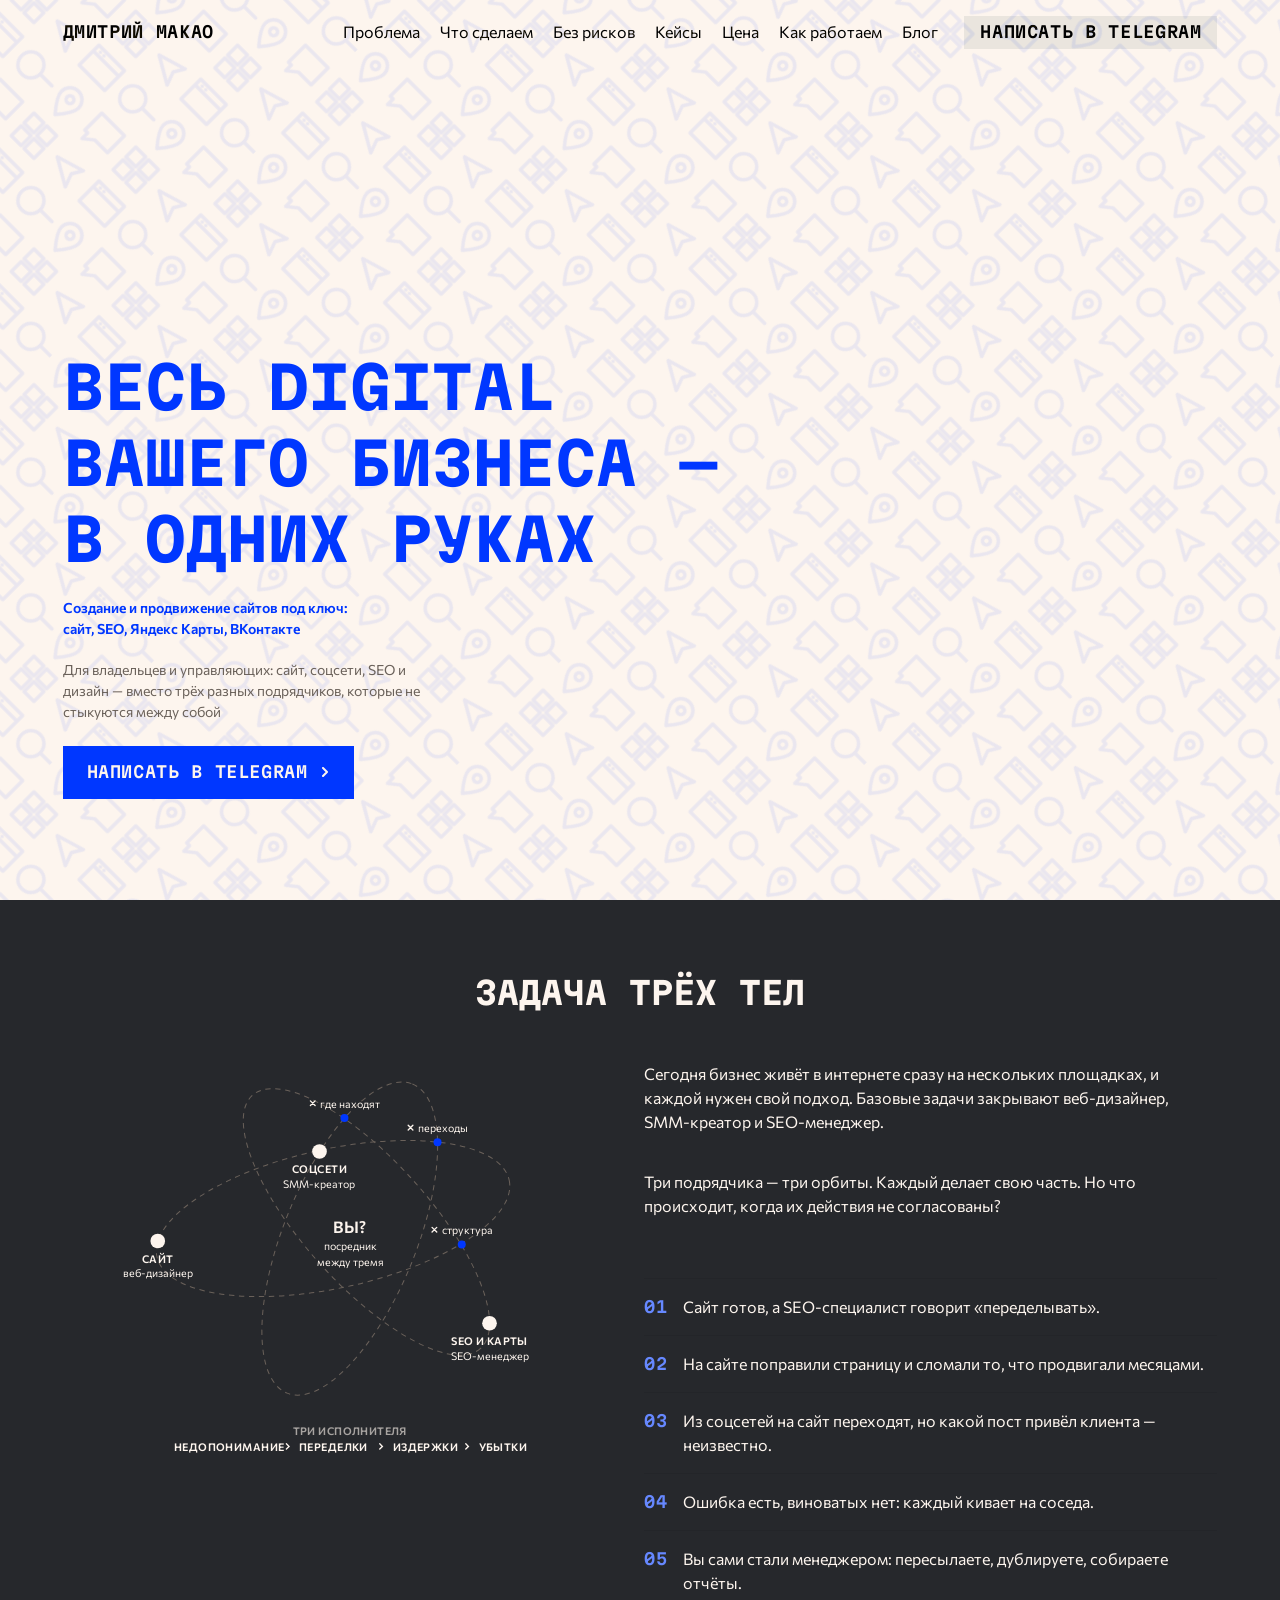
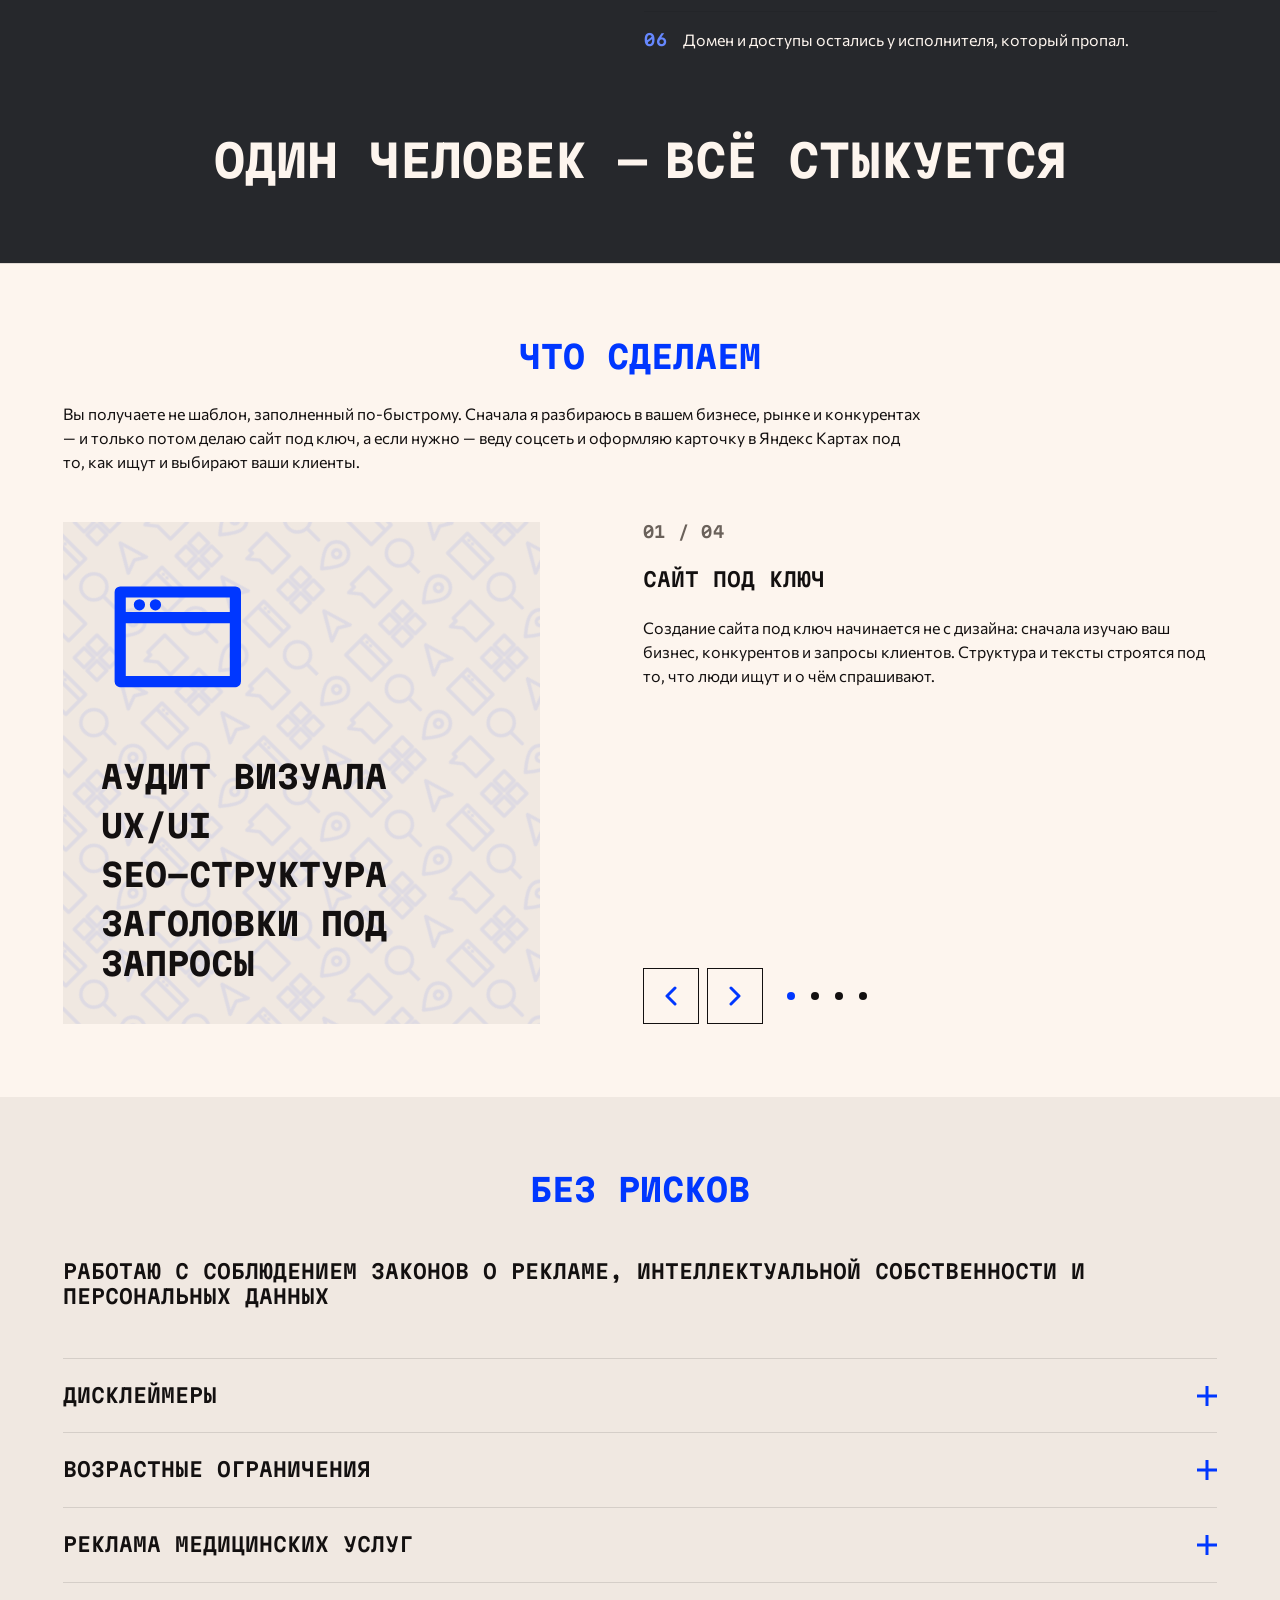
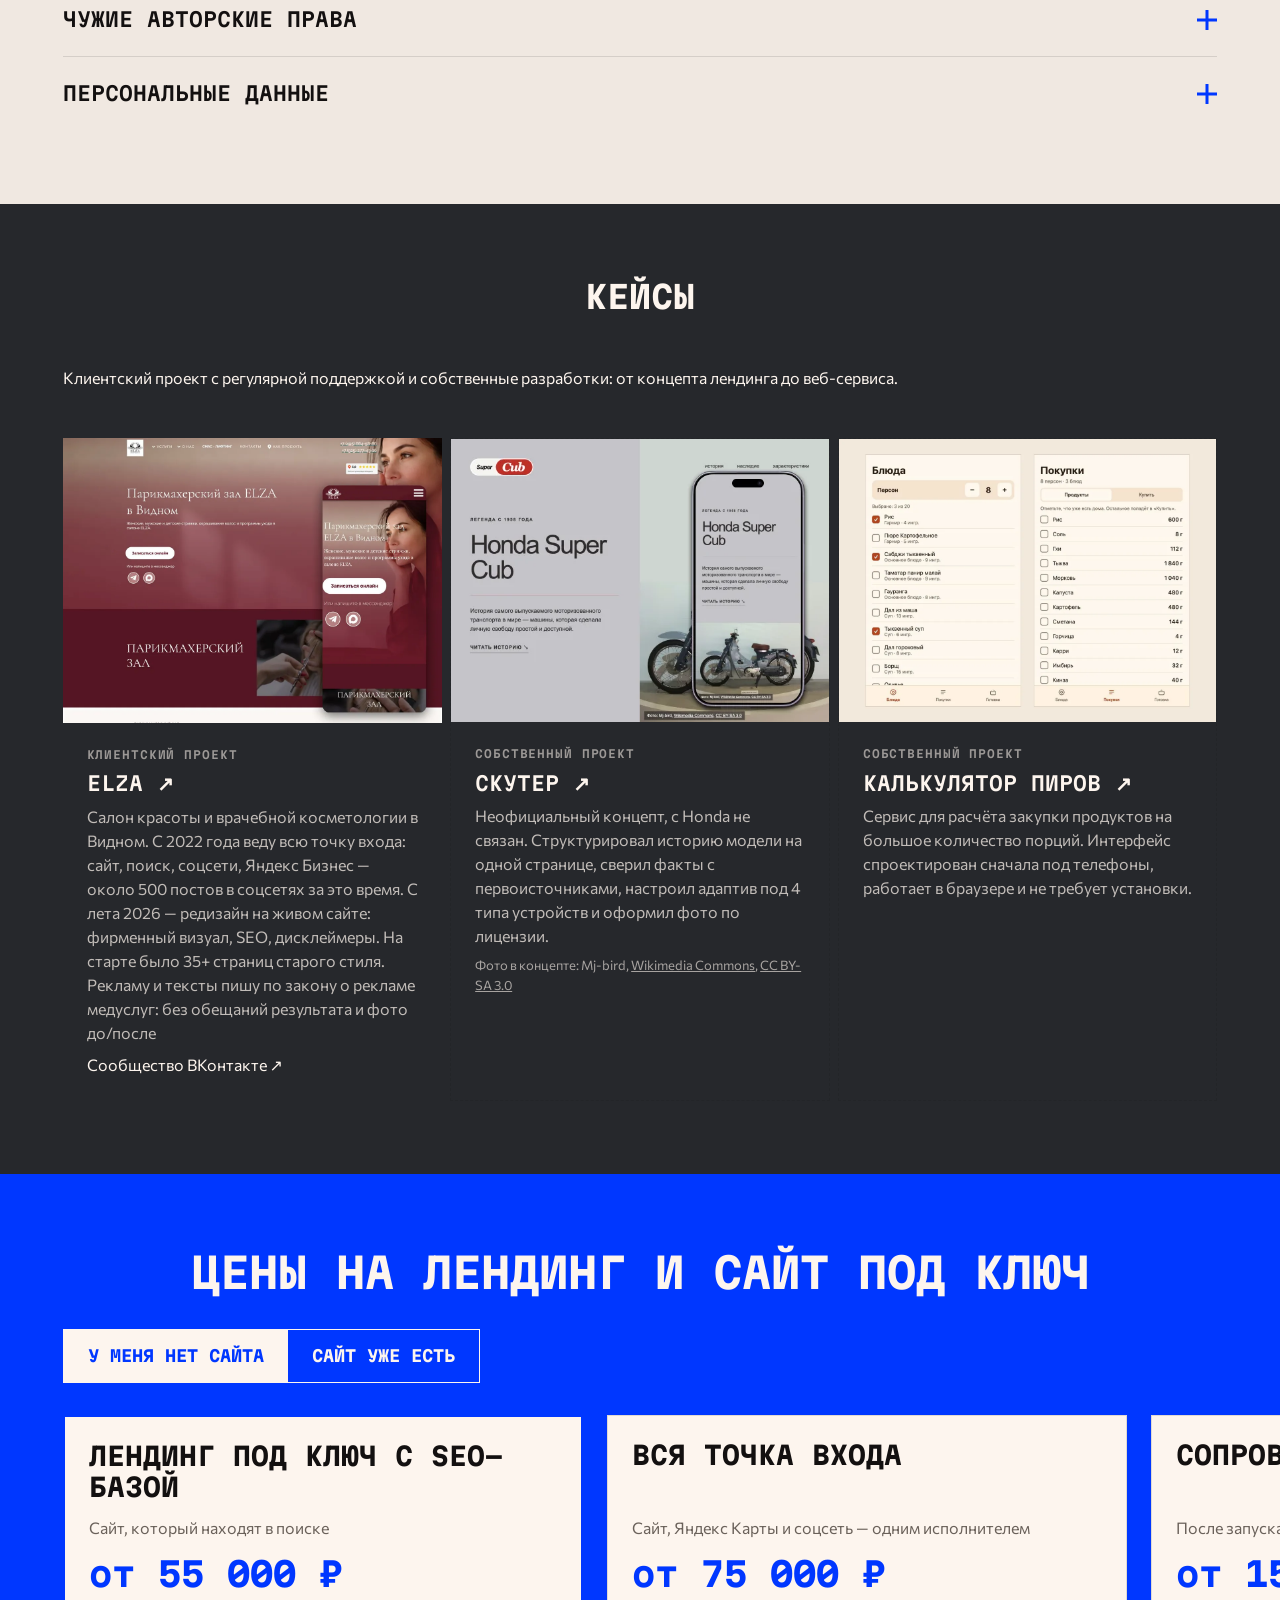
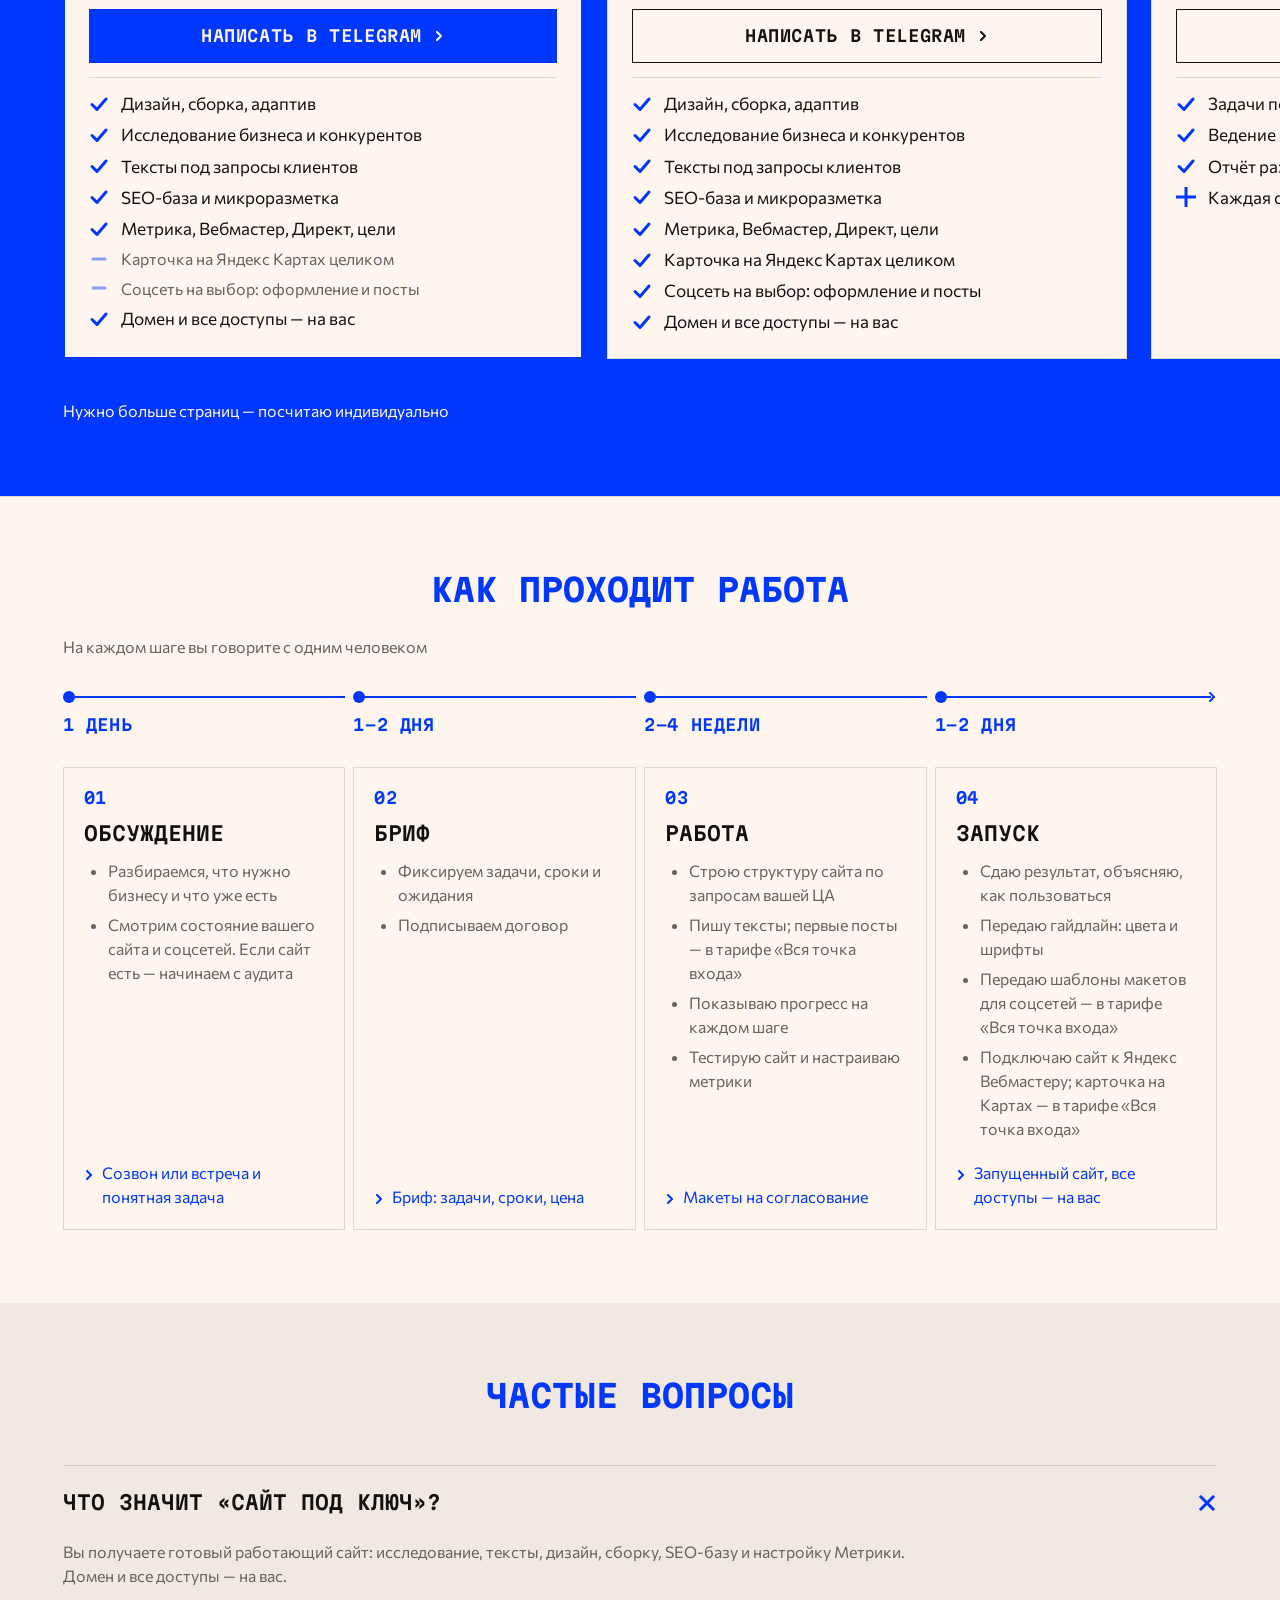
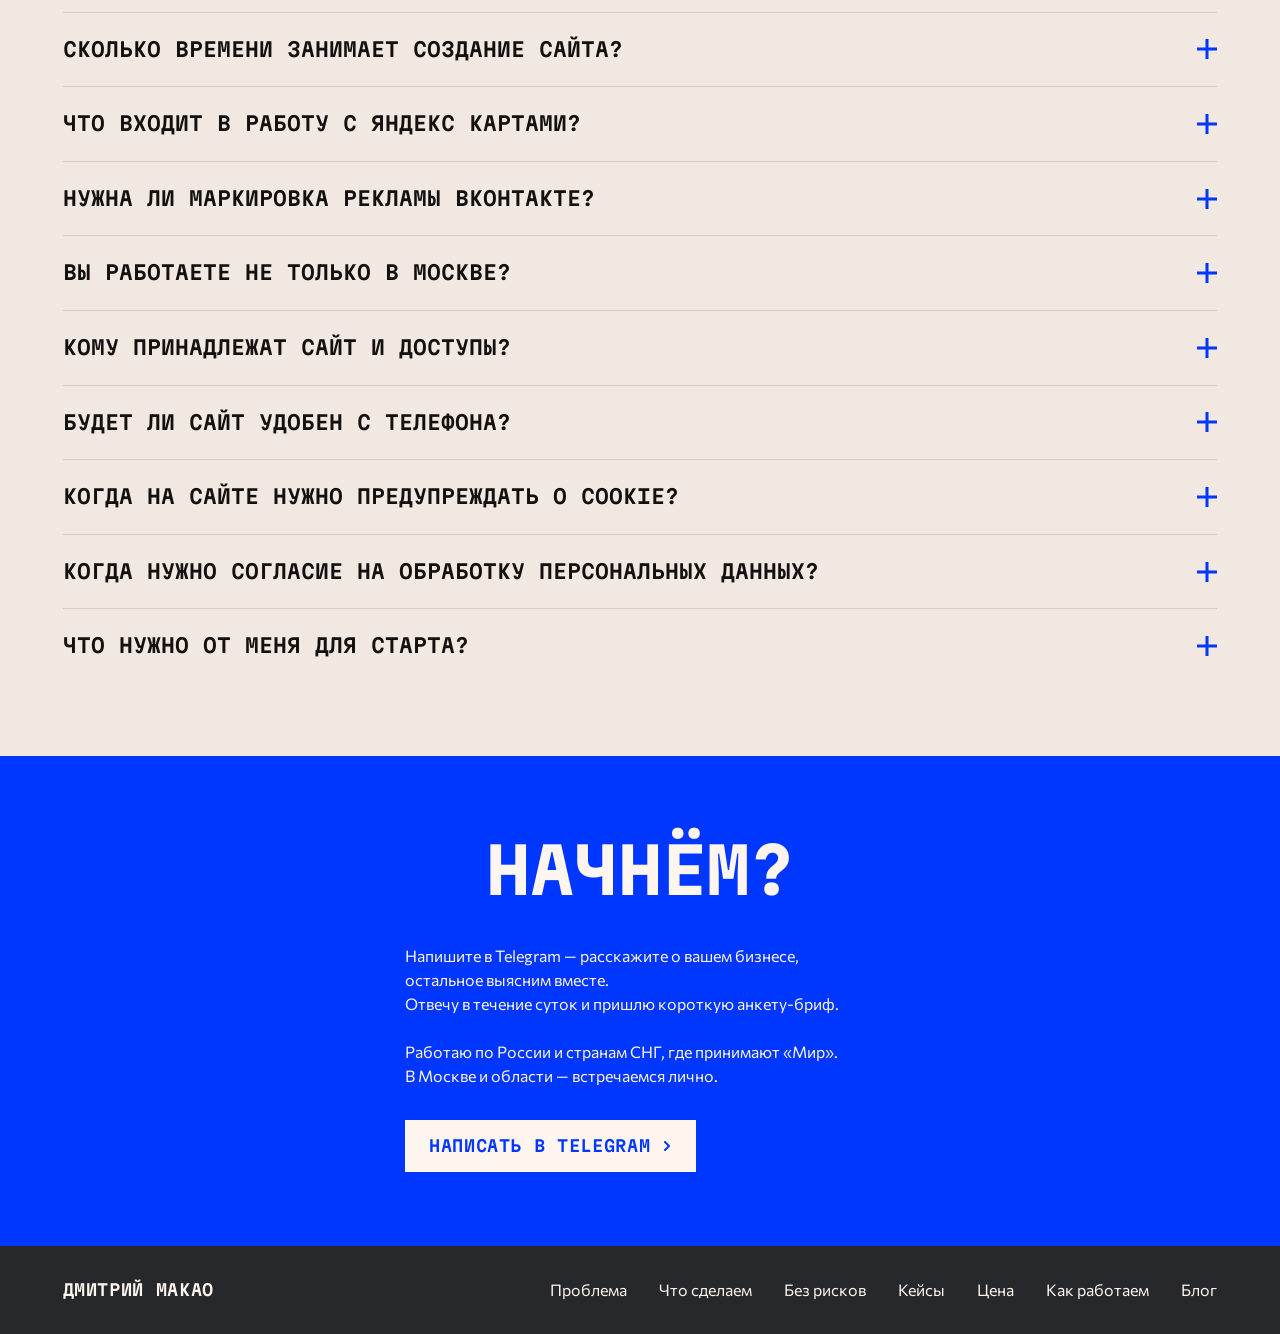
<file: index.html>
<!doctype html>
<html lang="ru">
<head>
<meta charset="utf-8">
<meta name="viewport" content="width=device-width, initial-scale=1">
<title>Сайт под ключ с SEO и продвижением в Яндексе — Дмитрий Макао</title>
<meta name="description" content="Создание и продвижение сайтов под ключ: сайт, SEO, Яндекс Карты и соцсети у одного исполнителя. Лендинг от 55 000 ₽. Пишите в Telegram.">
<link rel="canonical" href="https://dmitrymakao.ru/">
<meta property="og:type" content="website">
<meta property="og:title" content="Весь digital вашего бизнеса — в одних руках">
<meta property="og:description" content="Сайт, SEO, Яндекс Карты и соцсети — один исполнитель вместо трёх. Дмитрий Макао.">
<meta property="og:url" content="https://dmitrymakao.ru/">
<meta property="og:locale" content="ru_RU">
<meta name="theme-color" content="#fdf5ee">
<link rel="icon" href="img/favicon.svg" type="image/svg+xml">
<!-- Шрифты пока с Google Fonts; перед запуском перенести на свой хостинг (152-ФЗ, см. план) -->
<link rel="stylesheet" href="css/style.css?v=2026-11-21c">
<link rel="stylesheet" href="css/fonts-inline.css">
<script type="application/ld+json">
{
  "@context": "https://schema.org",
  "@type": "ProfessionalService",
  "name": "Дмитрий Макао — сайт, SEO, Яндекс Карты и соцсети",
  "url": "https://dmitrymakao.ru/",
  "description": "Создание и продвижение сайтов под ключ: сайт, SEO, Яндекс Карты и соцсети у одного исполнителя.",
  "areaServed": "RU",
  "priceRange": "от 10 000 ₽",
  "sameAs": ["https://t.me/dmitrymakao"]
}
</script>
<script type="application/ld+json">
{
 "@context": "https://schema.org",
 "@type": "FAQPage",
 "mainEntity": [
  {
   "@type": "Question",
   "name": "Что значит «сайт под ключ»?",
   "acceptedAnswer": {
    "@type": "Answer",
    "text": "Вы получаете готовый работающий сайт: исследование, тексты, дизайн, сборку, SEO-базу и настройку Метрики. Домен и все доступы — на вас."
   }
  },
  {
   "@type": "Question",
   "name": "Сколько времени занимает создание сайта?",
   "acceptedAnswer": {
    "@type": "Answer",
    "text": "Обсуждение — 1 день, бриф — 1–2 дня, работа — 2–4 недели."
   }
  },
  {
   "@type": "Question",
   "name": "Что входит в работу с Яндекс Картами?",
   "acceptedAnswer": {
    "@type": "Answer",
    "text": "Создаю или подтверждаю карточку, заполняю её целиком, добавляю услуги с фото и ценами, акции. На отзывы отвечает сам бизнес: прямой диалог от первого лица выглядит естественно и помогает точнее реагировать на запросы клиентов."
   }
  },
  {
   "@type": "Question",
   "name": "Нужна ли маркировка рекламы ВКонтакте?",
   "acceptedAnswer": {
    "@type": "Answer",
    "text": "Да. Слежу за этим сам: пометка «Реклама», указание рекламодателя и идентификатор рекламы. Если закон требует предупреждений — например, для медицинских услуг, — добавляю и их."
   }
  },
  {
   "@type": "Question",
   "name": "Вы работаете не только в Москве?",
   "acceptedAnswer": {
    "@type": "Answer",
    "text": "Да, по России и странам СНГ, где принимают «Мир». В Москве и области — встречаемся лично."
   }
  },
  {
   "@type": "Question",
   "name": "Кому принадлежат сайт и доступы?",
   "acceptedAnswer": {
    "@type": "Answer",
    "text": "Вам — с первого дня. Домен, аккаунт на платформе сайта и остальные аккаунты регистрируются на вас, а я подключаюсь по вашему приглашению и веду всю работу. Закончили — просто отключаете мой доступ."
   }
  },
  {
   "@type": "Question",
   "name": "Будет ли сайт удобен с телефона?",
   "acceptedAnswer": {
    "@type": "Answer",
    "text": "Да. Делаю сайт сразу под телефон, планшет и компьютер."
   }
  },
  {
   "@type": "Question",
   "name": "Когда на сайте нужно предупреждать о cookie?",
   "acceptedAnswer": {
    "@type": "Answer",
    "text": "Когда сайт собирает аналитику или данные для рекламы: Яндекс Метрика, пиксель ВКонтакте, ретаргетинг. Тогда при первом заходе нужен баннер — зачем собираются данные, ссылка на политику, кнопки «Согласиться» и «Отказаться». Если cookie только технические — вход, корзина, — достаточно описать их в политике обработки данных."
   }
  },
  {
   "@type": "Question",
   "name": "Когда нужно согласие на обработку персональных данных?",
   "acceptedAnswer": {
    "@type": "Answer",
    "text": "Когда сайт собирает данные посетителя: форма заявки, обратный звонок, рассылка, чат-бот. С 1 сентября 2025 года согласие оформляется отдельным документом — его нельзя спрятать в оферту или договор. Надёжнее брать отдельное согласие на каждую форму."
   }
  },
  {
   "@type": "Question",
   "name": "Что нужно от меня для старта?",
   "acceptedAnswer": {
    "@type": "Answer",
    "text": "Написать в Telegram и рассказать о бизнесе. Дальше — созвон или встреча и бриф: задачи, сроки, цена."
   }
  }
 ]
}
</script>
</head>
<body>

<svg width="0" height="0" style="position:absolute" aria-hidden="true">
  <defs>
    <symbol id="i-chevron" viewBox="0 0 10 10"><path d="M3 1L7 5L3 9" fill="none" stroke="currentColor" stroke-width="2" stroke-linecap="round" stroke-linejoin="round"/></symbol>
    <symbol id="i-left" viewBox="0 0 20 20"><path d="M14 2L6 10L14 18" fill="none" stroke="currentColor" stroke-width="3" stroke-linecap="round" stroke-linejoin="round"/></symbol>
    <symbol id="i-right" viewBox="0 0 20 20"><path d="M6 2L14 10L6 18" fill="none" stroke="currentColor" stroke-width="3" stroke-linecap="round" stroke-linejoin="round"/></symbol>
    <symbol id="i-plus" viewBox="0 0 20 20"><path d="M10 0.5V19.5M19.5 10H0.5" fill="none" stroke="currentColor" stroke-width="3" stroke-linecap="round"/></symbol>
    <symbol id="i-check" viewBox="0 0 20 20"><path d="M3 10.5L8 15.5L17 5" fill="none" stroke="currentColor" stroke-width="3" stroke-linecap="round" stroke-linejoin="round"/></symbol>
    <symbol id="i-dash" viewBox="0 0 20 20"><path d="M4 10H16" fill="none" stroke="currentColor" stroke-width="3" stroke-linecap="round"/></symbol>
    <symbol id="i-menu" viewBox="0 0 20 20"><path d="M3 5H17M3 10H17M3 15H17" fill="none" stroke="currentColor" stroke-width="3" stroke-linecap="round"/></symbol>
    <symbol id="i-close" viewBox="0 0 20 20"><path d="M2.93 2.93L17.07 17.07M17.07 2.93L2.93 17.07" fill="none" stroke="currentColor" stroke-width="3" stroke-linecap="round"/></symbol>
    <!-- значки направлений для узора хиро (из «Иконки», размер 28) -->
    <symbol id="p-site" viewBox="0 0 28 28"><path d="M3.5 10.5H24.5M7 8.17H7.01M9.92 8.17H9.93M3.5 5.83H24.5V22.17H3.5V5.83Z" fill="none" stroke="currentColor" stroke-width="2.04" stroke-linecap="round" stroke-linejoin="round"/></symbol>
    <symbol id="p-search" viewBox="0 0 28 28"><path d="M18.08 18.08L24.5 24.5M12.25 4.67A7.58 7.58 0 1 0 12.25 19.83A7.58 7.58 0 1 0 12.25 4.67Z" fill="none" stroke="currentColor" stroke-width="2.04" stroke-linecap="round"/></symbol>
    <symbol id="p-pin" viewBox="0 0 28 28"><path d="M14 24.5C9.92 19.83 7 15.75 7 12.25A7 7 0 0 1 21 12.25C21 15.75 18.08 19.83 14 24.5ZM14 9.92A2.33 2.33 0 1 0 14 14.58A2.33 2.33 0 1 0 14 9.92Z" fill="none" stroke="currentColor" stroke-width="2.04" stroke-linejoin="round"/></symbol>
    <symbol id="p-chat" viewBox="0 0 28 28"><path d="M4.67 4.67H23.33V18.67H12.83L7 23.33V18.67H4.67V4.67Z" fill="none" stroke="currentColor" stroke-width="2.04" stroke-linecap="round" stroke-linejoin="round"/></symbol>
    <symbol id="p-grid" viewBox="0 0 28 28"><path d="M4.67 4.67H12.83V12.83H4.67ZM15.17 4.67H23.33V12.83H15.17ZM4.67 15.17H12.83V23.33H4.67ZM15.17 15.17H23.33V23.33H15.17Z" fill="none" stroke="currentColor" stroke-width="2" stroke-linecap="round" stroke-linejoin="round"/></symbol>
    <symbol id="p-cursor" viewBox="0 0 28 28"><path d="M7.83 6.5L23 14.67L16 16.42L12.5 24L7.83 6.5Z" fill="none" stroke="currentColor" stroke-width="2.04" stroke-linecap="round" stroke-linejoin="round"/></symbol>
  </defs>
</svg>

<a class="visually-hidden" href="#problem">Перейти к содержанию</a>

<header class="header">
  <a class="header__logo" href="#top">Дмитрий Макао</a>
  <nav class="header__nav" aria-label="Разделы">
    <a href="#problem">Проблема</a>
    <a href="#what-includes">Что сделаем</a>
    <a href="#legal">Без рисков</a>
    <a href="#cases">Кейсы</a>
    <a href="#price">Цена</a>
    <a href="#process">Как работаем</a>
    <a href="blog.html">Блог</a>
  </nav>
  <div class="header__right">
    <a class="header__tg" href="https://t.me/dmitrymakao" target="_blank" rel="noopener" data-goal="tg_header"><span class="header__tg-long">Написать в Telegram</span><span class="header__tg-short">Telegram</span></a>
    <button class="header__burger" type="button" aria-label="Открыть меню" aria-expanded="false" aria-controls="menu"><svg class="icon"><use href="#i-menu"/></svg></button>
  </div>
</header>

<div class="menu" id="menu" aria-label="Меню">
  <div class="menu__top">
    <span class="header__logo">Дмитрий Макао</span>
    <button class="menu__close" type="button" aria-label="Закрыть меню"><svg class="icon"><use href="#i-close"/></svg></button>
  </div>
  <nav class="menu__links" aria-label="Разделы">
    <a href="#problem">Проблема</a>
    <a href="#what-includes">Что сделаем</a>
    <a href="#legal">Без рисков</a>
    <a href="#cases">Кейсы</a>
    <a href="#price">Цена</a>
    <a href="#process">Как работаем</a>
    <a href="#faq">Частые вопросы</a>
    <a href="blog.html">Блог</a>
  </nav>
  <a class="btn btn--inverse" href="https://t.me/dmitrymakao" target="_blank" rel="noopener" data-goal="tg_menu">Написать в Telegram <svg class="icon icon--10"><use href="#i-chevron"/></svg></a>
</div>

<main id="top">

  <!-- ХИРО -->
  <section class="hero" aria-labelledby="hero-h1">
    <svg class="hero__pattern" aria-hidden="true" focusable="false">
      <defs>
        <pattern id="hero-tile" width="288" height="144" patternUnits="userSpaceOnUse" patternTransform="rotate(45)">
          <!-- ряд r, колонка c: значок k = (2r + c) % 6; лупа и курсор повёрнуты на −45° -->
          <use href="#p-site"   x="0"   y="0" width="48" height="48"/>
          <use href="#p-search" x="48"  y="0" width="48" height="48" transform="rotate(-45 72 24)"/>
          <use href="#p-pin"    x="96"  y="0" width="48" height="48"/>
          <use href="#p-chat"   x="144" y="0" width="48" height="48"/>
          <use href="#p-grid"   x="192" y="0" width="48" height="48"/>
          <use href="#p-cursor" x="240" y="0" width="48" height="48" transform="rotate(-45 264 24)"/>
          <use href="#p-pin"    x="0"   y="48" width="48" height="48"/>
          <use href="#p-chat"   x="48"  y="48" width="48" height="48"/>
          <use href="#p-grid"   x="96"  y="48" width="48" height="48"/>
          <use href="#p-cursor" x="144" y="48" width="48" height="48" transform="rotate(-45 168 72)"/>
          <use href="#p-site"   x="192" y="48" width="48" height="48"/>
          <use href="#p-search" x="240" y="48" width="48" height="48" transform="rotate(-45 264 72)"/>
          <use href="#p-grid"   x="0"   y="96" width="48" height="48"/>
          <use href="#p-cursor" x="48"  y="96" width="48" height="48" transform="rotate(-45 72 120)"/>
          <use href="#p-site"   x="96"  y="96" width="48" height="48"/>
          <use href="#p-search" x="144" y="96" width="48" height="48" transform="rotate(-45 168 120)"/>
          <use href="#p-pin"    x="192" y="96" width="48" height="48"/>
          <use href="#p-chat"   x="240" y="96" width="48" height="48"/>
        </pattern>
      </defs>
      <rect width="100%" height="100%" fill="url(#hero-tile)"/>
    </svg>
    <div class="hero__content">
      <p class="hero__title">Весь digital<br>вашего бизнеса —<br>в одних руках</p>
      <h1 class="hero__h1" id="hero-h1">Создание и продвижение сайтов под ключ:<br>сайт, SEO, Яндекс Карты, ВКонтакте</h1>
      <p class="hero__lead">Для владельцев и управляющих: сайт, соцсети, SEO и дизайн — вместо трёх разных подрядчиков, которые не стыкуются между собой</p>
      <a class="btn btn--fill" href="https://t.me/dmitrymakao" target="_blank" rel="noopener" data-goal="tg_hero">Написать в Telegram <svg class="icon icon--10"><use href="#i-chevron"/></svg></a>
    </div>
  </section>

  <!-- ПРОБЛЕМА -->
  <section class="section section--dark stack" id="problem" aria-labelledby="problem-h">
    <h2 class="t-h2 h-center" id="problem-h">Задача трёх тел</h2>
    <div class="problem__grid">
      <svg class="problem__scheme" viewBox="0 0 860 589" role="img" aria-label="Схема: три исполнителя — сайт, SEO и карты, соцсети — на разных орбитах, а вы посредник между ними. Итог: недопонимание, переделки, издержки, убытки.">
        <g fill="none" stroke="#6A615A" stroke-width="1.5" stroke-dasharray="8 7">
          <ellipse cx="405.02" cy="234.74" rx="270.3" ry="104.3" transform="rotate(-12.29 405.02 234.74)"/>
          <ellipse cx="455.05" cy="239.81" rx="255.5" ry="93.8" transform="rotate(47.97 455.05 239.81)"/>
          <ellipse cx="430.03" cy="264.8" rx="250.1" ry="99.7" transform="rotate(-67.93 430.03 264.8)"/>
        </g>
        <g fill="#0037FF"><circle cx="597.97" cy="273.52" r="6"/><circle cx="561.7" cy="120.45" r="6"/><circle cx="422.05" cy="83.8" r="6"/></g>
        <g stroke="#FDF5EE" stroke-width="2" stroke-linecap="round" fill="none">
          <path d="M553.43 247.99L560.5 255.06M560.5 247.99L553.43 255.06"/>
          <path d="M517.66 94.91L524.73 101.98M524.73 94.91L517.66 101.98"/>
          <path d="M371.01 58.27L378.08 65.34M378.08 58.27L371.01 65.34"/>
          <path d="M335 572.5L339 576.5L335 580.5M475 572.5L479 576.5L475 580.5M604 572.5L608 576.5L604 580.5"/>
        </g>
        <g fill="#FDF5EE"><circle cx="142.1" cy="268.45" r="11"/><circle cx="639.65" cy="391.77" r="11"/><circle cx="384.66" cy="134.26" r="11"/></g>
        <g fill="#FDF5EE" font-size="16">
          <text x="568.02" y="258.01">структура</text>
          <text x="532.24" y="104.94">переходы</text>
          <text x="385.6" y="68.29">где находят</text>
          <text x="142.1" y="322.94" text-anchor="middle">веб-дизайнер</text>
          <text x="639.65" y="446.26" text-anchor="middle">SEO-менеджер</text>
          <text x="384.66" y="188.74" text-anchor="middle">SMM-креатор</text>
          <text x="430.5" y="281.27" text-anchor="middle">посредник</text>
          <text x="430.5" y="305.27" text-anchor="middle">между тремя</text>
          <g class="m">
            <text x="142.1" y="301.35" text-anchor="middle">САЙТ</text>
            <text x="639.65" y="424.67" text-anchor="middle">SEO И КАРТЫ</text>
            <text x="384.66" y="167.16" text-anchor="middle">СОЦСЕТИ</text>
            <text x="430" y="255.88" text-anchor="middle" font-size="24" letter-spacing="0">ВЫ?</text>
            <text x="430" y="558.68" text-anchor="middle" opacity="0.6">ТРИ ИСПОЛНИТЕЛЯ</text>
            <text x="166.34" y="582.9">НЕДОПОНИМАНИЕ</text>
            <text x="354.03" y="582.9">ПЕРЕДЕЛКИ</text>
            <text x="494.45" y="582.9">ИЗДЕРЖКИ</text>
            <text x="623.29" y="582.9">УБЫТКИ</text>
          </g>
        </g>
      </svg>
      <div class="problem__text">
        <p>Сегодня бизнес живёт в интернете сразу на нескольких площадках, и каждой нужен свой подход. Базовые задачи закрывают веб-дизайнер, SMM-креатор и SEO-менеджер.</p>
        <p>Три подрядчика — три орбиты. Каждый делает свою часть. Но что происходит, когда их действия не согласованы?</p>
        <p class="problem__chain t-label">Недопонимание <svg class="icon icon--10" aria-hidden="true"><use href="#i-chevron"/></svg> переделки <svg class="icon icon--10" aria-hidden="true"><use href="#i-chevron"/></svg> издержки <svg class="icon icon--10" aria-hidden="true"><use href="#i-chevron"/></svg> убытки</p>
        <ol class="pains">
          <li><b>01</b><span>Сайт готов, а SEO-специалист говорит «переделывать».</span></li>
          <li><b>02</b><span>На сайте поправили страницу и сломали то, что продвигали месяцами.</span></li>
          <li><b>03</b><span>Из соцсетей на сайт переходят, но какой пост привёл клиента — неизвестно.</span></li>
          <li><b>04</b><span>Ошибка есть, виноватых нет: каждый кивает на соседа.</span></li>
          <li><b>05</b><span>Вы сами стали менеджером: пересылаете, дублируете, собираете отчёты.</span></li>
          <li><b>06</b><span>Домен и доступы остались у исполнителя, который пропал.</span></li>
        </ol>
      </div>
    </div>
    <p class="problem__claim t-accent"><span>Один человек —</span><span>всё стыкуется</span></p>
  </section>

  <!-- ЧТО СДЕЛАЕМ
       Одна разметка на все ширины (08.10): на телефоне — список 01–04 подряд,
       с 768 скрипт собирает слайдер: слева лента кадров со словами, справа текст текущего направления. -->
  <section class="section section--line stack" id="what-includes" aria-labelledby="services-h">
    <div class="services__head">
      <h2 class="t-h2 c-accent h-center" id="services-h">Что сделаем</h2>
      <p>Вы получаете не шаблон, заполненный по-быстрому. Сначала я разбираюсь в вашем бизнесе, рынке и конкурентах — и только потом делаю сайт под ключ, а если нужно — веду соцсеть и оформляю карточку в Яндекс Картах под то, как ищут и выбирают ваши клиенты.</p>
    </div>
    <div class="services" data-slider>
      <div class="services__window" aria-hidden="true"><div class="services__track"></div></div>
      <div class="services__text">
        <ol class="svc-list" aria-live="polite">
        <li data-icon="p-site" class="svc is-active">
          <div class="svc__card">
            <svg class="card__pattern" aria-hidden="true"><rect width="100%" height="100%" fill="url(#hero-tile)"/></svg>
            <svg class="card__icon" aria-hidden="true"><use href="#p-site"/></svg>
            <p class="t-label c-muted">01 / 04</p>
            <h3 class="t-h3">Сайт под ключ</h3>
            <ul class="svc__words"><li>Аудит визуала</li><li>UX/UI</li><li>SEO-структура</li><li>Заголовки под запросы</li></ul>
          </div>
          <p class="svc__desc">Создание сайта под ключ начинается не с дизайна: сначала изучаю ваш бизнес, конкурентов и запросы клиентов. Структура и тексты строятся под то, что люди ищут и о чём спрашивают.</p>
        </li>
        <li data-icon="p-chat" class="svc">
          <div class="svc__card">
            <svg class="card__pattern" aria-hidden="true"><rect width="100%" height="100%" fill="url(#hero-tile)"/></svg>
            <svg class="card__icon" aria-hidden="true"><use href="#p-chat"/></svg>
            <p class="t-label c-muted">02 / 04</p>
            <h3 class="t-h3">Ведение ВКонтакте</h3>
            <ul class="svc__words"><li>Контент-план</li><li>Стиль-гайд</li><li>Посты и сторис</li><li>Реклама с маркировкой</li></ul>
          </div>
          <p class="svc__desc">Смотрю, что публикуют конкуренты и на что откликаются ваши клиенты. Оформление сообщества, шаблоны и первые посты — в вашем стиле.</p>
        </li>
        <li data-icon="p-pin" class="svc">
          <div class="svc__card">
            <svg class="card__pattern" aria-hidden="true"><rect width="100%" height="100%" fill="url(#hero-tile)"/></svg>
            <svg class="card__icon" aria-hidden="true"><use href="#p-pin"/></svg>
            <p class="t-label c-muted">03 / 04</p>
            <h3 class="t-h3">Продвижение в Яндексе и на Картах</h3>
            <ul class="svc__words"><li>Семантика</li><li>Сезонность</li><li>Техническое SEO</li><li>Яндекс Карты</li></ul>
          </div>
          <p class="svc__desc">Собираю запросы, по которым ищут ваши услуги, и сверяю с сайтами и карточками конкурентов. Настраиваю SEO-основу сайта и заполняю карточку организации в Яндекс Картах: услуги с фото и ценами, акции.</p>
        </li>
        <li data-icon="p-grid" class="svc">
          <div class="svc__card">
            <svg class="card__pattern" aria-hidden="true"><rect width="100%" height="100%" fill="url(#hero-tile)"/></svg>
            <svg class="card__icon" aria-hidden="true"><use href="#p-grid"/></svg>
            <p class="t-label c-muted">04 / 04</p>
            <h3 class="t-h3">Фирменный стиль</h3>
            <ul class="svc__words"><li>Гайдлайн: веб и CMYK</li><li>Палитра</li><li>Полиграфия</li><li>Оформление соцсетей</li></ul>
          </div>
          <p class="svc__desc">Разработка фирменного стиля: разбираю визуальные штампы вашей ниши, чтобы от них отстроиться. Палитра, оформление соцсетей и полиграфия — в одном стиле.</p>
        </li>
        </ol>
        <div class="services__nav">
          <button class="arrow-btn" type="button" data-prev aria-label="Предыдущее направление"><svg class="icon"><use href="#i-left"/></svg></button>
          <button class="arrow-btn" type="button" data-next aria-label="Следующее направление"><svg class="icon"><use href="#i-right"/></svg></button>
          <div class="dots" role="group" aria-label="Направления">
            <button type="button" aria-label="Сайт под ключ" aria-current="true"></button>
            <button type="button" aria-label="Ведение ВКонтакте"></button>
            <button type="button" aria-label="Продвижение в Яндексе и на Картах"></button>
            <button type="button" aria-label="Фирменный стиль"></button>
          </div>
        </div>
      </div>
    </div>
  </section>

  <!-- БЕЗ РИСКОВ -->
  <section class="section section--surface stack" id="legal" aria-labelledby="legal-h">
    <p class="t-h2 c-accent h-center">Без рисков</p>
    <h2 class="t-h3" id="legal-h">Работаю с соблюдением законов о рекламе, интеллектуальной собственности и персональных данных</h2>
    <div class="accordion">
      <div class="acc"><button class="acc__head t-h3" type="button" aria-expanded="false">Дисклеймеры<svg class="icon"><use href="#i-plus"/></svg></button><p class="acc__body" hidden>Все рекламные материалы — с обязательными предупреждениями по требованиям законодательства РФ.</p></div>
      <div class="acc"><button class="acc__head t-h3" type="button" aria-expanded="false">Возрастные ограничения<svg class="icon"><use href="#i-plus"/></svg></button><p class="acc__body" hidden>Маркировку 0+, 12+, 16+, 18+ ставлю там, где она нужна, — без напоминаний.</p></div>
      <div class="acc"><button class="acc__head t-h3" type="button" aria-expanded="false">Реклама медицинских услуг<svg class="icon"><use href="#i-plus"/></svg></button><p class="acc__body" hidden>Знаю особые требования закона «О рекламе» к косметологии и медицине: что можно обещать, что нельзя и как это сформулировать.</p></div>
      <div class="acc"><button class="acc__head t-h3" type="button" aria-expanded="false">Чужие авторские права<svg class="icon"><use href="#i-plus"/></svg></button><p class="acc__body" hidden>Проверяю, чьи фото, шрифты и тексты стоят у вас на сайте и в соцсетях. У клиента была денежная претензия из-за контента прошлых исполнителей — такой контент заменяю на лицензионный или свой.</p></div>
      <div class="acc"><button class="acc__head t-h3" type="button" aria-expanded="false">Персональные данные<svg class="icon"><use href="#i-plus"/></svg></button><p class="acc__body" hidden>Формы с отдельным согласием, политика обработки данных и cookie-баннер — там, где сайт собирает данные посетителей.</p></div>
    </div>
  </section>

  <!-- КЕЙСЫ -->
  <section class="section section--dark stack" id="cases" aria-labelledby="cases-h">
    <h2 class="t-h2 h-center" id="cases-h">Кейсы</h2>
    <p>Клиентский проект с регулярной поддержкой и собственные разработки: от концепта лендинга до веб-сервиса.</p>
    <div class="cases">
      <article class="case">
        <img class="case__img" src="img/case-elza.webp" width="1142" height="856" loading="lazy" alt="Сайт салона красоты ELZA: страница парикмахерского зала на компьютере и телефоне">
        <div class="case__cap"><p class="case__label">Клиентский проект</p><h3 class="t-h3"><a class="case__link" href="https://sk-elza.ru/" target="_blank" rel="noopener">ELZA</a></h3><p>Салон красоты и врачебной косметологии в Видном. С 2022 года веду всю точку входа: сайт, поиск, соцсети, Яндекс Бизнес — около 500 постов в соцсетях за это время. С лета 2026 — редизайн на живом сайте: фирменный визуал, SEO, дисклеймеры. На старте было 35+ страниц старого стиля. Рекламу и тексты пишу по закону о рекламе медуслуг: без обещаний результата и фото до/после</p><p class="case__more"><a class="case__link" href="https://vk.com/elza_zavidnoe" target="_blank" rel="noopener">Сообщество ВКонтакте</a></p></div>
      </article>
      <article class="case case--dashed">
        <img class="case__img" src="img/case-scooter.webp" width="569" height="428" loading="lazy" alt="Концепт лендинга Honda Super Cub: первый экран с фото скутера 1958 года">
        <div class="case__cap"><p class="case__label">Собственный проект</p><h3 class="t-h3"><a class="case__link" href="https://dmitrymakao.webflow.io/" target="_blank" rel="noopener">Скутер</a></h3><p>Неофициальный концепт, с Honda не связан. Структурировал историю модели на одной странице, сверил факты с первоисточниками, настроил адаптив под 4 типа устройств и оформил фото по лицензии.</p><p class="case__credit">Фото в концепте: Mj-bird, <a href="https://commons.wikimedia.org/wiki/File:Honda_super_cub,_1st_Gen._1958,_Left_side.jpg" target="_blank" rel="noopener">Wikimedia Commons</a>, <a href="https://creativecommons.org/licenses/by-sa/3.0" target="_blank" rel="noopener">CC BY-SA 3.0</a></p></div>
      </article>
      <article class="case case--dashed">
        <img class="case__img" src="img/case-pir.webp" width="1142" height="856" loading="lazy" alt="Калькулятор пиров: экраны «Блюда» и «Покупки»">
        <div class="case__cap"><p class="case__label">Собственный проект</p><h3 class="t-h3"><a class="case__link" href="https://pir-calculator.webflow.io/" target="_blank" rel="noopener">Калькулятор пиров</a></h3><p>Сервис для расчёта закупки продуктов на большое количество порций. Интерфейс спроектирован сначала под телефоны, работает в браузере и не требует установки.</p></div>
      </article>
    </div>
  </section>

  <!-- ЦЕНЫ -->
  <section class="section section--accent stack" id="price" aria-labelledby="price-h">
    <h2 class="price__title h-center" id="price-h">Цены на лендинг и сайт под ключ</h2>
    <div class="switch" role="group" aria-label="Есть ли у вас сайт">
      <button type="button" aria-pressed="true" data-plan="new">У меня нет сайта</button>
      <button type="button" aria-pressed="false" data-plan="has">Сайт уже есть</button>
    </div>

    <div class="tariffs" data-plan-set="new">
      <article class="tariff tariff--main">
        <h3 class="tariff__name">Лендинг под ключ с SEO-базой</h3>
        <p class="c-muted">Сайт, который находят в поиске</p>
        <p class="tariff__cost">от 55 000 ₽</p>
        <a class="btn btn--fill btn--block" href="https://t.me/dmitrymakao" target="_blank" rel="noopener" data-goal="tg_price">Написать в Telegram <svg class="icon icon--10"><use href="#i-chevron"/></svg></a>
        <hr>
        <ul class="options">
          <li><svg class="icon"><use href="#i-check"/></svg>Дизайн, сборка, адаптив</li>
          <li><svg class="icon"><use href="#i-check"/></svg>Исследование бизнеса и конкурентов</li>
          <li><svg class="icon"><use href="#i-check"/></svg>Тексты под запросы клиентов</li>
          <li><svg class="icon"><use href="#i-check"/></svg>SEO-база и микроразметка</li>
          <li><svg class="icon"><use href="#i-check"/></svg>Метрика, Вебмастер, Директ, цели</li>
          <li class="is-off"><svg class="icon"><use href="#i-dash"/></svg><span><span class="visually-hidden">Дополнительно: </span>Карточка на Яндекс Картах целиком</span></li>
          <li class="is-off"><svg class="icon"><use href="#i-dash"/></svg><span><span class="visually-hidden">Дополнительно: </span>Соцсеть на выбор: оформление и посты</span></li>
          <li><svg class="icon"><use href="#i-check"/></svg>Домен и все доступы — на вас</li>
        </ul>
      </article>
      <article class="tariff">
        <h3 class="tariff__name">Вся точка входа</h3>
        <p class="c-muted">Сайт, Яндекс Карты и соцсеть — одним исполнителем</p>
        <p class="tariff__cost">от 75 000 ₽</p>
        <a class="btn btn--line btn--block" href="https://t.me/dmitrymakao" target="_blank" rel="noopener" data-goal="tg_price">Написать в Telegram <svg class="icon icon--10"><use href="#i-chevron"/></svg></a>
        <hr>
        <ul class="options">
          <li><svg class="icon"><use href="#i-check"/></svg>Дизайн, сборка, адаптив</li>
          <li><svg class="icon"><use href="#i-check"/></svg>Исследование бизнеса и конкурентов</li>
          <li><svg class="icon"><use href="#i-check"/></svg>Тексты под запросы клиентов</li>
          <li><svg class="icon"><use href="#i-check"/></svg>SEO-база и микроразметка</li>
          <li><svg class="icon"><use href="#i-check"/></svg>Метрика, Вебмастер, Директ, цели</li>
          <li><svg class="icon"><use href="#i-check"/></svg>Карточка на Яндекс Картах целиком</li>
          <li><svg class="icon"><use href="#i-check"/></svg>Соцсеть на выбор: оформление и посты</li>
          <li><svg class="icon"><use href="#i-check"/></svg>Домен и все доступы — на вас</li>
        </ul>
      </article>
      <article class="tariff">
        <h3 class="tariff__name">Сопровождение</h3>
        <p class="c-muted">После запуска — помесячно, с отчётом</p>
        <p class="tariff__cost">от 15 000 ₽/мес</p>
        <a class="btn btn--line btn--block" href="https://t.me/dmitrymakao" target="_blank" rel="noopener" data-goal="tg_price">Написать в Telegram <svg class="icon icon--10"><use href="#i-chevron"/></svg></a>
        <hr>
        <ul class="options">
          <li><svg class="icon"><use href="#i-check"/></svg>Задачи по сайту и SEO</li>
          <li><svg class="icon"><use href="#i-check"/></svg>Ведение одной соцсети на выбор</li>
          <li><svg class="icon"><use href="#i-check"/></svg>Отчёт раз в месяц</li>
          <li><svg class="icon"><use href="#i-plus"/></svg>Каждая следующая соцсеть — +10 000 ₽</li>
        </ul>
      </article>
    </div>

    <div class="tariffs" data-plan-set="has" hidden>
      <article class="tariff">
        <h3 class="tariff__name">Аудит сайта</h3>
        <p class="c-muted">Что мешает сайту работать и чем он рискует. Засчитывается в редизайн</p>
        <p class="tariff__cost">от 10 000 ₽</p>
        <a class="btn btn--line btn--block" href="https://t.me/dmitrymakao" target="_blank" rel="noopener" data-goal="tg_price">Написать в Telegram <svg class="icon icon--10"><use href="#i-chevron"/></svg></a>
        <hr>
        <ul class="options">
          <li><svg class="icon"><use href="#i-check"/></svg>Скорость загрузки и мобильная версия</li>
          <li><svg class="icon"><use href="#i-check"/></svg>SEO: структура, заголовки, индексация</li>
          <li><svg class="icon"><use href="#i-check"/></svg>Юридические риски: реклама, права, ПДн</li>
          <li><svg class="icon"><use href="#i-check"/></svg>Список правок по приоритету</li>
          <li><svg class="icon"><use href="#i-check"/></svg>Метрика, Вебмастер, цели на кнопки</li>
          <li class="is-off"><svg class="icon"><use href="#i-dash"/></svg><span><span class="visually-hidden">Дополнительно: </span>Карточка на Яндекс Картах целиком</span></li>
          <li class="is-off"><svg class="icon"><use href="#i-dash"/></svg><span><span class="visually-hidden">Дополнительно: </span>Соцсеть на выбор: оформление и посты</span></li>
          <li><svg class="icon"><use href="#i-check"/></svg>Домен и все доступы — на вас</li>
        </ul>
      </article>
      <article class="tariff tariff--main">
        <h3 class="tariff__name">Редизайн</h3>
        <p class="c-muted">Аудит внутри, риски убираем, SEO сохраняем</p>
        <p class="tariff__cost">от 70 000 ₽</p>
        <a class="btn btn--fill btn--block" href="https://t.me/dmitrymakao" target="_blank" rel="noopener" data-goal="tg_price">Написать в Telegram <svg class="icon icon--10"><use href="#i-chevron"/></svg></a>
        <hr>
        <ul class="options">
          <li><svg class="icon"><use href="#i-check"/></svg>Аудит сайта</li>
          <li><svg class="icon"><use href="#i-check"/></svg>Новый дизайн и адаптив</li>
          <li><svg class="icon"><use href="#i-check"/></svg>Исправление юридических рисков</li>
          <li><svg class="icon"><use href="#i-check"/></svg>Текущее SEO не теряется</li>
          <li><svg class="icon"><use href="#i-check"/></svg>Метрика, Вебмастер, Директ</li>
          <li class="is-off"><svg class="icon"><use href="#i-dash"/></svg><span><span class="visually-hidden">Дополнительно: </span>Карточка на Яндекс Картах целиком</span></li>
          <li class="is-off"><svg class="icon"><use href="#i-dash"/></svg><span><span class="visually-hidden">Дополнительно: </span>Соцсеть на выбор: оформление и посты</span></li>
          <li><svg class="icon"><use href="#i-check"/></svg>Домен и все доступы — на вас</li>
        </ul>
      </article>
      <article class="tariff">
        <h3 class="tariff__name">Сопровождение</h3>
        <p class="c-muted">После запуска — помесячно, с отчётом</p>
        <p class="tariff__cost">от 15 000 ₽/мес</p>
        <a class="btn btn--line btn--block" href="https://t.me/dmitrymakao" target="_blank" rel="noopener" data-goal="tg_price">Написать в Telegram <svg class="icon icon--10"><use href="#i-chevron"/></svg></a>
        <hr>
        <ul class="options">
          <li><svg class="icon"><use href="#i-check"/></svg>Задачи по сайту и SEO</li>
          <li><svg class="icon"><use href="#i-check"/></svg>Ведение одной соцсети на выбор</li>
          <li><svg class="icon"><use href="#i-check"/></svg>Отчёт раз в месяц</li>
          <li><svg class="icon"><use href="#i-plus"/></svg>Каждая следующая соцсеть — +10 000 ₽</li>
        </ul>
      </article>
    </div>

    <p>Нужно больше страниц — посчитаю индивидуально</p>
  </section>

  <!-- КАК ПРОХОДИТ РАБОТА -->
  <section class="section section--line stack" id="process" aria-labelledby="process-h">
    <div style="display:flex;flex-direction:column;gap:24px;align-self:stretch">
      <h2 class="t-h2 c-accent h-center" id="process-h">Как проходит работа</h2>
      <p class="c-muted">На каждом шаге вы говорите с одним человеком</p>
    </div>
    <div class="timeline" aria-hidden="true">
      <div class="timeline__step"><div class="timeline__line"></div><span class="t-label">1 день</span></div>
      <div class="timeline__step"><div class="timeline__line"></div><span class="t-label">1–2 дня</span></div>
      <div class="timeline__step"><div class="timeline__line"></div><span class="t-label">2–4 недели</span></div>
      <div class="timeline__step"><div class="timeline__line"><svg class="icon icon--10"><use href="#i-chevron"/></svg></div><span class="t-label">1–2 дня</span></div>
    </div>
    <ol class="steps">
      <li class="step">
        <span class="t-label c-accent">01</span>
        <h3 class="t-h3">Обсуждение <span class="visually-hidden">— 1 день</span></h3>
        <ul><li>Разбираемся, что нужно бизнесу и что уже есть</li><li>Смотрим состояние вашего сайта и соцсетей. Если сайт есть — начинаем с аудита</li></ul>
        <p class="step__result"><svg class="icon icon--10"><use href="#i-chevron"/></svg>Созвон или встреча и понятная задача</p>
      </li>
      <li class="step">
        <span class="t-label c-accent">02</span>
        <h3 class="t-h3">Бриф <span class="visually-hidden">— 1–2 дня</span></h3>
        <ul><li>Фиксируем задачи, сроки и ожидания</li><li>Подписываем договор</li></ul>
        <p class="step__result"><svg class="icon icon--10"><use href="#i-chevron"/></svg>Бриф: задачи, сроки, цена</p>
      </li>
      <li class="step">
        <span class="t-label c-accent">03</span>
        <h3 class="t-h3">Работа <span class="visually-hidden">— 2–4 недели</span></h3>
        <ul><li>Строю структуру сайта по запросам вашей ЦА</li><li>Пишу тексты; первые посты — в тарифе «Вся точка входа»</li><li>Показываю прогресс на каждом шаге</li><li>Тестирую сайт и настраиваю метрики</li></ul>
        <p class="step__result"><svg class="icon icon--10"><use href="#i-chevron"/></svg>Макеты на согласование</p>
      </li>
      <li class="step">
        <span class="t-label c-accent">04</span>
        <h3 class="t-h3">Запуск <span class="visually-hidden">— 1–2 дня</span></h3>
        <ul><li>Сдаю результат, объясняю, как пользоваться</li><li>Передаю гайдлайн: цвета и шрифты</li><li>Передаю шаблоны макетов для соцсетей — в тарифе «Вся точка входа»</li><li>Подключаю сайт к Яндекс Вебмастеру; карточка на Картах — в тарифе «Вся точка входа»</li></ul>
        <p class="step__result"><svg class="icon icon--10"><use href="#i-chevron"/></svg>Запущенный сайт, все доступы — на вас</p>
      </li>
    </ol>
  </section>

  <!-- ЧАСТЫЕ ВОПРОСЫ -->
  <section class="section section--surface stack" id="faq" aria-labelledby="faq-h">
    <h2 class="t-h2 c-accent h-center" id="faq-h">Частые вопросы</h2>
    <div class="accordion">
      <div class="acc"><h3><button class="acc__head t-h3" type="button" aria-expanded="true">Что значит «сайт под ключ»?<svg class="icon"><use href="#i-plus"/></svg></button></h3><p class="acc__body">Вы получаете готовый работающий сайт: исследование, тексты, дизайн, сборку, SEO-базу и настройку Метрики. Домен и все доступы — на вас.</p></div>
      <div class="acc"><h3><button class="acc__head t-h3" type="button" aria-expanded="false">Сколько времени занимает создание сайта?<svg class="icon"><use href="#i-plus"/></svg></button></h3><p class="acc__body" hidden>Обсуждение — 1 день, бриф — 1–2 дня, работа — 2–4 недели.</p></div>
      <div class="acc"><h3><button class="acc__head t-h3" type="button" aria-expanded="false">Что входит в работу с Яндекс Картами?<svg class="icon"><use href="#i-plus"/></svg></button></h3><p class="acc__body" hidden>Создаю или подтверждаю карточку, заполняю её целиком, добавляю услуги с фото и ценами, акции. На отзывы отвечает сам бизнес: прямой диалог от первого лица выглядит естественно и помогает точнее реагировать на запросы клиентов.</p></div>
      <div class="acc"><h3><button class="acc__head t-h3" type="button" aria-expanded="false">Нужна ли маркировка рекламы ВКонтакте?<svg class="icon"><use href="#i-plus"/></svg></button></h3><p class="acc__body" hidden>Да. Слежу за этим сам: пометка «Реклама», указание рекламодателя и идентификатор рекламы. Если закон требует предупреждений — например, для медицинских услуг, — добавляю и их.</p></div>
      <div class="acc"><h3><button class="acc__head t-h3" type="button" aria-expanded="false">Вы работаете не только в Москве?<svg class="icon"><use href="#i-plus"/></svg></button></h3><p class="acc__body" hidden>Да, по России и странам СНГ, где принимают «Мир». В Москве и области — встречаемся лично.</p></div>
      <div class="acc"><h3><button class="acc__head t-h3" type="button" aria-expanded="false">Кому принадлежат сайт и доступы?<svg class="icon"><use href="#i-plus"/></svg></button></h3><p class="acc__body" hidden>Вам — с первого дня. Домен, аккаунт на платформе сайта и остальные аккаунты регистрируются на вас, а я подключаюсь по вашему приглашению и веду всю работу. Закончили — просто отключаете мой доступ.</p></div>
      <div class="acc"><h3><button class="acc__head t-h3" type="button" aria-expanded="false">Будет ли сайт удобен с телефона?<svg class="icon"><use href="#i-plus"/></svg></button></h3><p class="acc__body" hidden>Да. Делаю сайт сразу под телефон, планшет и компьютер.</p></div>
      <div class="acc"><h3><button class="acc__head t-h3" type="button" aria-expanded="false">Когда на сайте нужно предупреждать о cookie?<svg class="icon"><use href="#i-plus"/></svg></button></h3><p class="acc__body" hidden>Когда сайт собирает аналитику или данные для рекламы: Яндекс Метрика, пиксель ВКонтакте, ретаргетинг. Тогда при первом заходе нужен баннер — зачем собираются данные, ссылка на политику, кнопки «Согласиться» и «Отказаться». Если cookie только технические — вход, корзина, — достаточно описать их в политике обработки данных.</p></div>
      <div class="acc"><h3><button class="acc__head t-h3" type="button" aria-expanded="false">Когда нужно согласие на обработку персональных данных?<svg class="icon"><use href="#i-plus"/></svg></button></h3><p class="acc__body" hidden>Когда сайт собирает данные посетителя: форма заявки, обратный звонок, рассылка, чат-бот. С 1 сентября 2025 года согласие оформляется отдельным документом — его нельзя спрятать в оферту или договор. Надёжнее брать отдельное согласие на каждую форму.</p></div>
      <div class="acc"><h3><button class="acc__head t-h3" type="button" aria-expanded="false">Что нужно от меня для старта?<svg class="icon"><use href="#i-plus"/></svg></button></h3><p class="acc__body" hidden>Написать в Telegram и рассказать о бизнесе. Дальше — созвон или встреча и бриф: задачи, сроки, цена.</p></div>
    </div>
  </section>

  <!-- НАЧНЁМ -->
  <section class="section section--accent final" aria-labelledby="final-h">
    <div class="final__col">
      <h2 class="t-h1 h-center" id="final-h">Начнём?</h2>
      <div>
        <p>Напишите в Telegram — расскажите о вашем бизнесе, остальное выясним вместе.<br>Отвечу в течение суток и пришлю короткую анкету-бриф.</p>
        <p>Работаю по России и странам СНГ, где принимают «Мир».<br>В Москве и области — встречаемся лично.</p>
      </div>
      <a class="btn btn--inverse" href="https://t.me/dmitrymakao" target="_blank" rel="noopener" data-goal="tg_final">Написать в Telegram <svg class="icon icon--10"><use href="#i-chevron"/></svg></a>
    </div>
  </section>

</main>

<footer class="footer">
  <a class="footer__logo" href="#top">Дмитрий Макао</a>
  <nav aria-label="Разделы">
    <a href="#problem">Проблема</a>
    <a href="#what-includes">Что сделаем</a>
    <a href="#legal">Без рисков</a>
    <a href="#cases">Кейсы</a>
    <a href="#price">Цена</a>
    <a href="#process">Как работаем</a>
    <a href="blog.html">Блог</a>
  </nav>
  <!-- Метрика позже (Дмитрий, 10.10). Вернуть вместе с privacy.html из папки «К Метрике»:
  <nav class="footer__docs" aria-label="Документы">
    <a href="privacy.html">Политика конфиденциальности</a>
    <button class="footer__btn" type="button" data-cookie-settings>Настройки cookie</button>
  </nav>
  -->
</footer>

<div class="cookie" id="cookie" hidden>
  <p>Сайт использует cookie Яндекс Метрики, чтобы понимать, как им пользуются. Подробнее — в <a href="privacy.html">политике конфиденциальности</a>.</p>
  <div class="cookie__actions">
    <button class="btn btn--fill btn--small" type="button" data-cookie="yes">Согласиться</button>
    <button class="btn btn--line btn--small" type="button" data-cookie="no">Отказаться</button>
  </div>
</div>

<script src="js/main.js" defer></script>
</body>
</html>
</file>
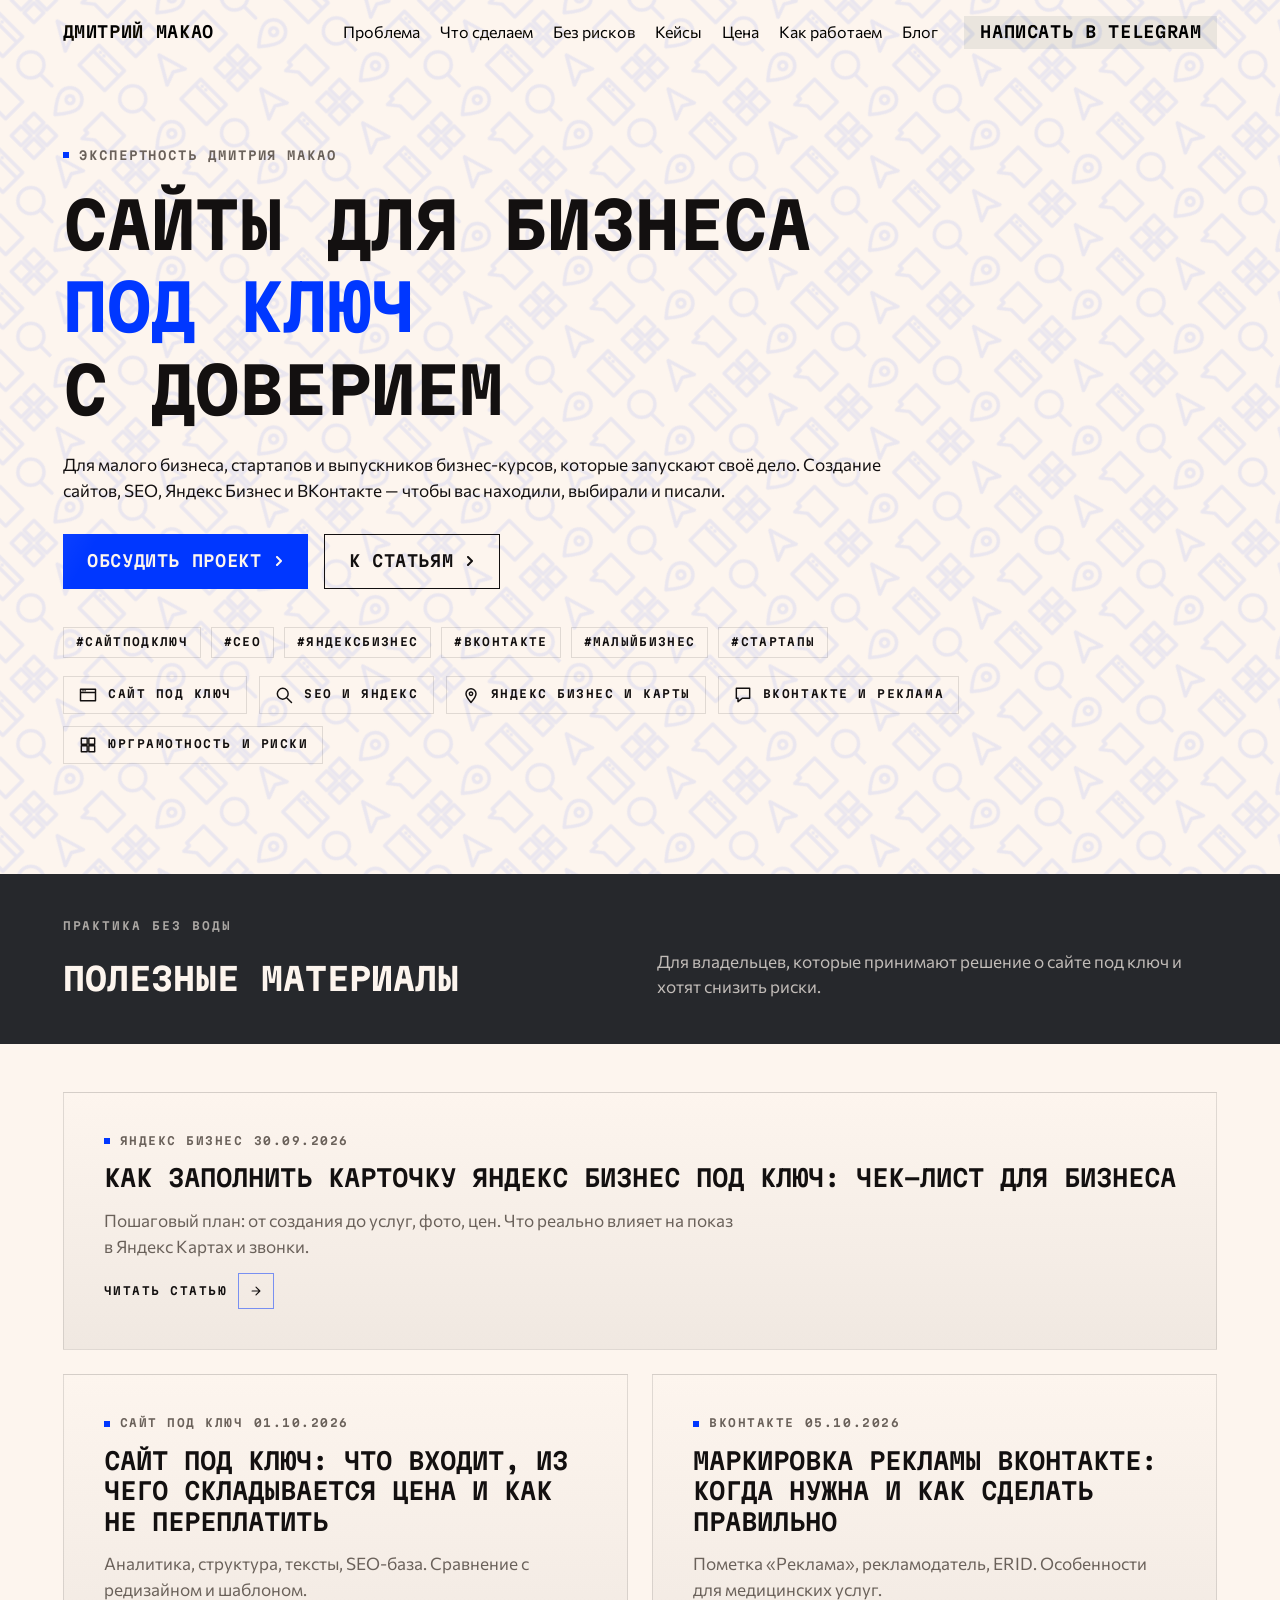
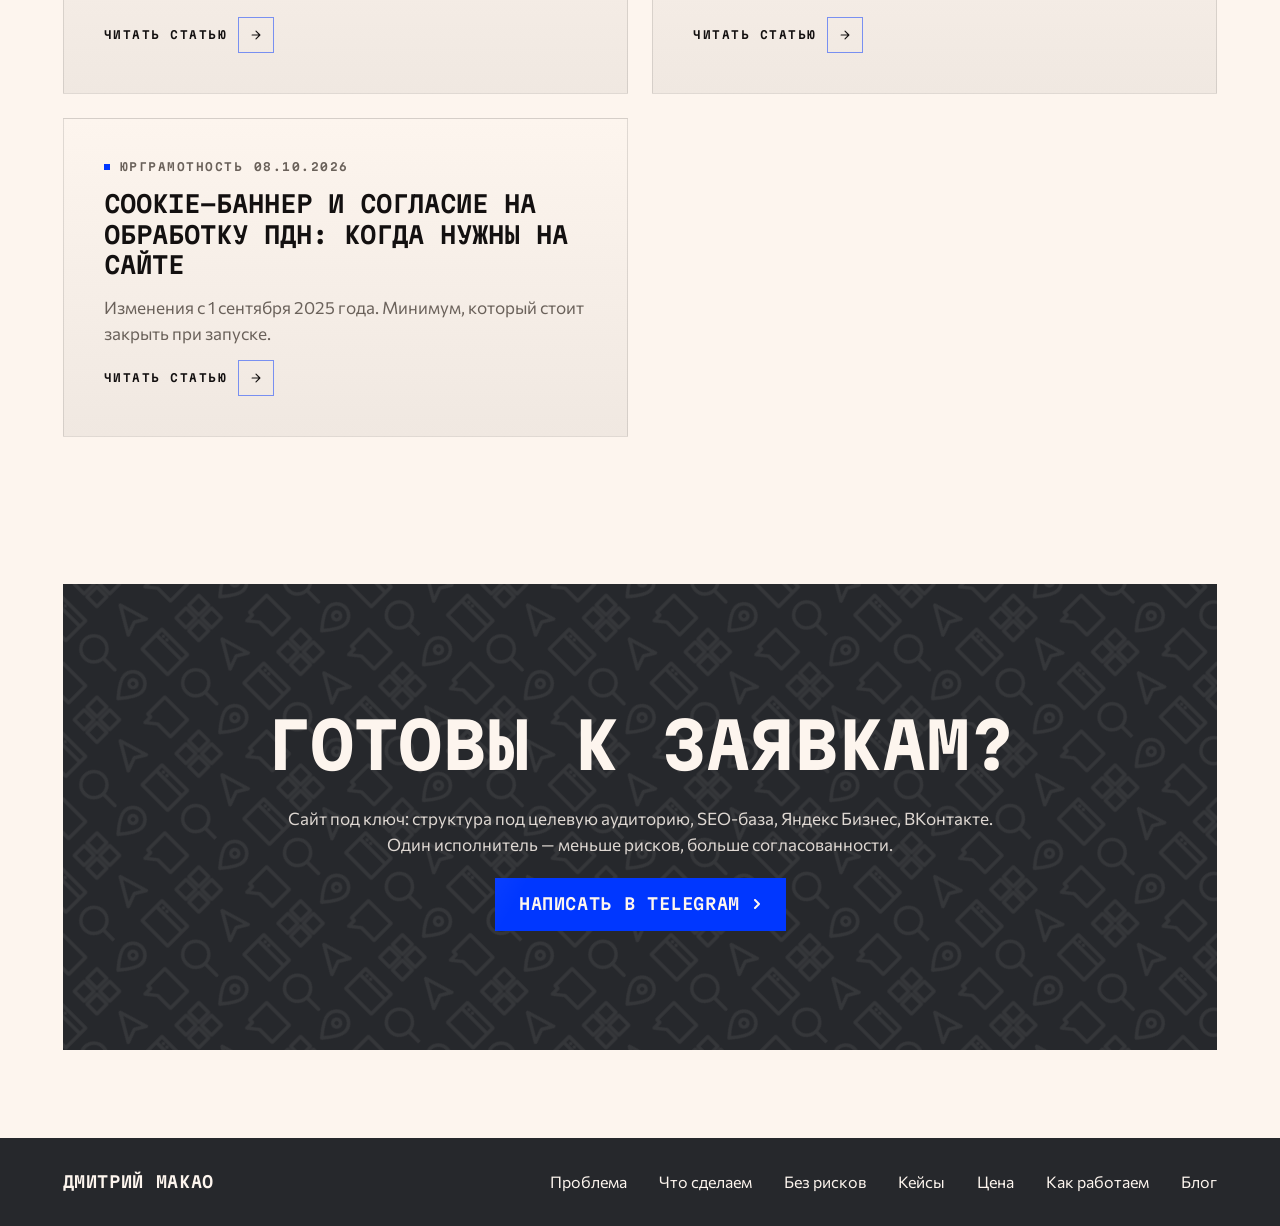
<file: blog.html>
<!doctype html>
<html lang="ru">
<head>
  <meta charset="utf-8">
  <meta name="viewport" content="width=device-width, initial-scale=1">
  <title>Блог Дмитрия Макао — сайты под ключ, SEO, Яндекс Бизнес</title>
  <meta name="description" content="Блог о создании сайтов под ключ для малого бизнеса и стартапов: разработка, SEO-база, Яндекс Бизнес и ВКонтакте.">
  <link rel="canonical" href="https://dmitrymakao.ru/blog.html">
  <meta property="og:type" content="website">
  <meta property="og:title" content="Блог Дмитрия Макао — сайты под ключ">
  <meta property="og:description" content="Экспертные материалы о сайтах, SEO, Яндекс Бизнесе и ВКонтакте для малого бизнеса.">
  <meta property="og:url" content="https://dmitrymakao.ru/blog.html">
  <meta property="og:locale" content="ru_RU">
  <meta name="theme-color" content="#fdf5ee">
  <link rel="icon" href="img/favicon.svg" type="image/svg+xml">
  <link rel="stylesheet" href="css/style.css?v=2026-11-21c">
  <link rel="stylesheet" href="css/blog.css?v=2026-11-21c">
  <link rel="stylesheet" href="css/fonts-inline.css">
  <script>document.documentElement.classList.add('js');</script>
</head>
<body>

<svg width="0" height="0" style="position:absolute" aria-hidden="true">
  <defs>
    <symbol id="i-chevron" viewBox="0 0 10 10"><path d="M3 1L7 5L3 9" fill="none" stroke="currentColor" stroke-width="2" stroke-linecap="round" stroke-linejoin="round"/></symbol>
    <symbol id="i-menu" viewBox="0 0 20 20"><path d="M3 5H17M3 10H17M3 15H17" fill="none" stroke="currentColor" stroke-width="3" stroke-linecap="round"/></symbol>
    <symbol id="i-close" viewBox="0 0 20 20"><path d="M2.93 2.93L17.07 17.07M17.07 2.93L2.93 17.07" fill="none" stroke="currentColor" stroke-width="3" stroke-linecap="round"/></symbol>
    <symbol id="i-arrow-right" viewBox="0 0 18 18"><path d="M9 2L16 9L9 16M16 9H2" fill="none" stroke="currentColor" stroke-width="2" stroke-linecap="round" stroke-linejoin="round"/></symbol>
    <symbol id="p-site" viewBox="0 0 28 28"><path d="M3.5 10.5H24.5M7 8.17H7.01M9.92 8.17H9.93M3.5 5.83H24.5V22.17H3.5V5.83Z" fill="none" stroke="currentColor" stroke-width="2.04" stroke-linecap="round" stroke-linejoin="round"/></symbol>
    <symbol id="p-search" viewBox="0 0 28 28"><path d="M18.08 18.08L24.5 24.5M12.25 4.67A7.58 7.58 0 1 0 12.25 19.83A7.58 7.58 0 1 0 12.25 4.67Z" fill="none" stroke="currentColor" stroke-width="2.04" stroke-linecap="round"/></symbol>
    <symbol id="p-pin" viewBox="0 0 28 28"><path d="M14 24.5C9.92 19.83 7 15.75 7 12.25A7 7 0 0 1 21 12.25C21 15.75 18.08 19.83 14 24.5ZM14 9.92A2.33 2.33 0 1 0 14 14.58A2.33 2.33 0 1 0 14 9.92Z" fill="none" stroke="currentColor" stroke-width="2.04" stroke-linejoin="round"/></symbol>
    <symbol id="p-chat" viewBox="0 0 28 28"><path d="M4.67 4.67H23.33V18.67H12.83L7 23.33V18.67H4.67V4.67Z" fill="none" stroke="currentColor" stroke-width="2.04" stroke-linecap="round" stroke-linejoin="round"/></symbol>
    <symbol id="p-grid" viewBox="0 0 28 28"><path d="M4.67 4.67H12.83V12.83H4.67ZM15.17 4.67H23.33V12.83H15.17ZM4.67 15.17H12.83V23.33H4.67ZM15.17 15.17H23.33V23.33H15.17Z" fill="none" stroke="currentColor" stroke-width="2" stroke-linecap="round" stroke-linejoin="round"/></symbol>
    <symbol id="p-cursor" viewBox="0 0 28 28"><path d="M7.83 6.5L23 14.67L16 16.42L12.5 24L7.83 6.5Z" fill="none" stroke="currentColor" stroke-width="2.04" stroke-linecap="round" stroke-linejoin="round"/></symbol>
  </defs>
</svg>

<a class="visually-hidden" href="#blog">Перейти к содержанию</a>

<header class="header">
  <a class="header__logo" href="index.html#top">Дмитрий Макао</a>
  <nav class="header__nav" aria-label="Разделы">
    <a href="index.html#problem">Проблема</a>
    <a href="index.html#what-includes">Что сделаем</a>
    <a href="index.html#legal">Без рисков</a>
    <a href="index.html#cases">Кейсы</a>
    <a href="index.html#price">Цена</a>
    <a href="index.html#process">Как работаем</a>
    <a href="blog.html" aria-current="page">Блог</a>
  </nav>
  <div class="header__right">
    <a class="header__tg" href="https://t.me/dmitrymakao" target="_blank" rel="noopener" data-goal="tg_header"><span class="header__tg-long">Написать в Telegram</span><span class="header__tg-short">Telegram</span></a>
    <button class="header__burger" type="button" aria-label="Открыть меню" aria-expanded="false" aria-controls="menu"><svg class="icon"><use href="#i-menu"/></svg></button>
  </div>
</header>

<div class="menu" id="menu" aria-label="Меню">
  <div class="menu__top">
    <span class="header__logo">Дмитрий Макао</span>
    <button class="menu__close" type="button" aria-label="Закрыть меню"><svg class="icon"><use href="#i-close"/></svg></button>
  </div>
  <nav class="menu__links" aria-label="Разделы">
    <a href="index.html#problem">Проблема</a>
    <a href="index.html#what-includes">Что сделаем</a>
    <a href="index.html#legal">Без рисков</a>
    <a href="index.html#cases">Кейсы</a>
    <a href="index.html#price">Цена</a>
    <a href="index.html#process">Как работаем</a>
    <a href="index.html#faq">Частые вопросы</a>
    <a href="blog.html">Блог</a>
  </nav>
  <a class="btn btn--inverse" href="https://t.me/dmitrymakao" target="_blank" rel="noopener" data-goal="tg_menu">Написать в Telegram <svg class="icon icon--10"><use href="#i-chevron"/></svg></a>
</div>

<main id="top">
  <section class="blog-hero" aria-labelledby="blog-hero-h">
    <svg class="blog-hero__pattern" aria-hidden="true" focusable="false">
      <defs>
        <pattern id="hero-tile" width="288" height="144" patternUnits="userSpaceOnUse" patternTransform="rotate(45)">
          <use href="#p-site"   x="0"   y="0" width="48" height="48"/>
          <use href="#p-search" x="48"  y="0" width="48" height="48" transform="rotate(-45 72 24)"/>
          <use href="#p-pin"    x="96"  y="0" width="48" height="48"/>
          <use href="#p-chat"   x="144" y="0" width="48" height="48"/>
          <use href="#p-grid"   x="192" y="0" width="48" height="48"/>
          <use href="#p-cursor" x="240" y="0" width="48" height="48" transform="rotate(-45 264 24)"/>
          <use href="#p-pin"    x="0"   y="48" width="48" height="48"/>
          <use href="#p-chat"   x="48"  y="48" width="48" height="48"/>
          <use href="#p-grid"   x="96"  y="48" width="48" height="48"/>
          <use href="#p-cursor" x="144" y="48" width="48" height="48" transform="rotate(-45 168 72)"/>
          <use href="#p-site"   x="192" y="48" width="48" height="48"/>
          <use href="#p-search" x="240" y="48" width="48" height="48" transform="rotate(-45 264 72)"/>
          <use href="#p-grid"   x="0"   y="96" width="48" height="48"/>
          <use href="#p-cursor" x="48"  y="96" width="48" height="48" transform="rotate(-45 72 120)"/>
          <use href="#p-site"   x="96"  y="96" width="48" height="48"/>
          <use href="#p-search" x="144" y="96" width="48" height="48" transform="rotate(-45 168 120)"/>
          <use href="#p-pin"    x="192" y="96" width="48" height="48"/>
          <use href="#p-chat"   x="240" y="96" width="48" height="48"/>
        </pattern>
      </defs>
      <rect width="100%" height="100%" fill="url(#hero-tile)"/>
    </svg>
    <div class="blog-hero__content">
      <div data-reveal>
        <span class="blog-hero__kicker"><span class="blog-hero__kicker-dot"></span>Экспертность Дмитрия Макао</span>
      </div>
      <h1 class="blog-hero__title" id="blog-hero-h" data-reveal>
        <span class="blog-hero__title-line">Сайты для бизнеса</span>
        <span class="blog-hero__title-line blog-hero__title-line--accent">под ключ</span>
        <span class="blog-hero__title-line">с доверием</span>
      </h1>
      <p class="blog-hero__lead" data-reveal>Для малого бизнеса, стартапов и выпускников бизнес-курсов, которые запускают своё дело. Создание сайтов, SEO, Яндекс Бизнес и ВКонтакте — чтобы вас находили, выбирали и писали.</p>
      <div class="blog-hero__actions" data-reveal>
        <a class="btn btn--fill btn--glow" href="https://t.me/dmitrymakao" target="_blank" rel="noopener" data-goal="tg_blog_hero">Обсудить проект <svg class="icon icon--10"><use href="#i-chevron"/></svg></a>
        <a class="btn btn--line" href="#blog">К статьям <svg class="icon icon--10"><use href="#i-chevron"/></svg></a>
      </div>
      <div class="blog-hero__meta" data-reveal>
        <div class="blog-tags" aria-label="Хештеги">
          <a class="blog-tag" href="#blog">#сайтподключ</a>
          <a class="blog-tag" href="#blog">#сео</a>
          <a class="blog-tag" href="#blog">#яндексбизнес</a>
          <a class="blog-tag" href="#blog">#вконтакте</a>
          <a class="blog-tag" href="#blog">#малыйбизнес</a>
          <a class="blog-tag" href="#blog">#стартапы</a>
        </div>
        <div class="blog-rubrics" aria-label="Рубрики по направлениям">
          <a class="blog-rubric" href="#blog"><svg class="icon"><use href="#p-site"/></svg>Сайт под ключ</a>
          <a class="blog-rubric" href="#blog"><svg class="icon"><use href="#p-search"/></svg>SEO и Яндекс</a>
          <a class="blog-rubric" href="#blog"><svg class="icon"><use href="#p-pin"/></svg>Яндекс Бизнес и Карты</a>
          <a class="blog-rubric" href="#blog"><svg class="icon"><use href="#p-chat"/></svg>ВКонтакте и реклама</a>
          <a class="blog-rubric" href="#blog"><svg class="icon"><use href="#p-grid"/></svg>Юрграмотность и риски</a>
        </div>
      </div>
    </div>
  </section>

  <section class="blog-section" id="blog" aria-labelledby="blog-list-h">
    <div class="blog-section__head" data-reveal>
      <div class="blog-section__head-inner">
        <span class="blog-section__kicker">Практика без воды</span>
        <div class="blog-section__title-row">
          <h2 class="blog-section__title" id="blog-list-h">Полезные материалы</h2>
          <p class="blog-section__lead">Для владельцев, которые принимают решение о сайте под ключ и хотят снизить риски.</p>
        </div>
      </div>
    </div>
    <div class="blog-grid" data-reveal-stagger>
      <article class="blog-card blog-card--featured">
        <div class="blog-card__content">
          <div class="blog-card__eyebrow">
            <span class="blog-card__dot"></span>
            <span>Яндекс Бизнес</span>
            <span>30.09.2026</span>
          </div>
          <h3 class="blog-card__title"><a href="blog/kak-zapolnit-kartochku-yandeks-biznes-pod-kluch.html">Как заполнить карточку Яндекс Бизнес под ключ: чек-лист для бизнеса</a></h3>
          <p class="blog-card__text">Пошаговый план: от создания до услуг, фото, цен. Что реально влияет на показ в Яндекс Картах и звонки.</p>
          <a class="blog-card__link" href="blog/kak-zapolnit-kartochku-yandeks-biznes-pod-kluch.html">Читать статью <span class="blog-card__link-arrow"><svg class="icon icon--10"><use href="#i-arrow-right"/></svg></span></a>
        </div>
      </article>
      <article class="blog-card">
        <div class="blog-card__content">
          <div class="blog-card__eyebrow">
            <span class="blog-card__dot"></span>
            <span>Сайт под ключ</span>
            <span>01.10.2026</span>
          </div>
          <h3 class="blog-card__title"><a href="blog/sajt-pod-klyuch-chto-vhodit-i-kak-ne-pereplatit.html">Сайт под ключ: что входит, из чего складывается цена и как не переплатить</a></h3>
          <p class="blog-card__text">Аналитика, структура, тексты, SEO-база. Сравнение с редизайном и шаблоном.</p>
          <a class="blog-card__link" href="blog/sajt-pod-klyuch-chto-vhodit-i-kak-ne-pereplatit.html">Читать статью <span class="blog-card__link-arrow"><svg class="icon icon--10"><use href="#i-arrow-right"/></svg></span></a>
        </div>
      </article>
      <article class="blog-card">
        <div class="blog-card__content">
          <div class="blog-card__eyebrow">
            <span class="blog-card__dot"></span>
            <span>ВКонтакте</span>
            <span>05.10.2026</span>
          </div>
          <h3 class="blog-card__title"><a href="blog/markirovka-reklamy-v-vk-kogda-nuzhna-i-kak-sdelat.html">Маркировка рекламы ВКонтакте: когда нужна и как сделать правильно</a></h3>
          <p class="blog-card__text">Пометка «Реклама», рекламодатель, ERID. Особенности для медицинских услуг.</p>
          <a class="blog-card__link" href="blog/markirovka-reklamy-v-vk-kogda-nuzhna-i-kak-sdelat.html">Читать статью <span class="blog-card__link-arrow"><svg class="icon icon--10"><use href="#i-arrow-right"/></svg></span></a>
        </div>
      </article>
      <article class="blog-card">
        <div class="blog-card__content">
          <div class="blog-card__eyebrow">
            <span class="blog-card__dot"></span>
            <span>Юрграмотность</span>
            <span>08.10.2026</span>
          </div>
          <h3 class="blog-card__title"><a href="blog/cookie-i-soglasie-na-pdn-kogda-nuzhny-na-sajte.html">Cookie-баннер и согласие на обработку ПДн: когда нужны на сайте</a></h3>
          <p class="blog-card__text">Изменения с 1 сентября 2025 года. Минимум, который стоит закрыть при запуске.</p>
          <a class="blog-card__link" href="blog/cookie-i-soglasie-na-pdn-kogda-nuzhny-na-sajte.html">Читать статью <span class="blog-card__link-arrow"><svg class="icon icon--10"><use href="#i-arrow-right"/></svg></span></a>
        </div>
      </article>
    </div>
  </section>

  <section class="blog-cta" aria-labelledby="blog-cta-h">
    <svg class="blog-cta__pattern" aria-hidden="true" focusable="false">
      <defs>
        <pattern id="cta-tile" width="288" height="144" patternUnits="userSpaceOnUse" patternTransform="rotate(45)">
          <use href="#p-site"   x="0"   y="0" width="48" height="48"/>
          <use href="#p-search" x="48"  y="0" width="48" height="48" transform="rotate(-45 72 24)"/>
          <use href="#p-pin"    x="96"  y="0" width="48" height="48"/>
          <use href="#p-chat"   x="144" y="0" width="48" height="48"/>
          <use href="#p-grid"   x="192" y="0" width="48" height="48"/>
          <use href="#p-cursor" x="240" y="0" width="48" height="48" transform="rotate(-45 264 24)"/>
          <use href="#p-pin"    x="0"   y="48" width="48" height="48"/>
          <use href="#p-chat"   x="48"  y="48" width="48" height="48"/>
          <use href="#p-grid"   x="96"  y="48" width="48" height="48"/>
          <use href="#p-cursor" x="144" y="48" width="48" height="48" transform="rotate(-45 168 72)"/>
          <use href="#p-site"   x="192" y="48" width="48" height="48"/>
          <use href="#p-search" x="240" y="48" width="48" height="48" transform="rotate(-45 264 72)"/>
          <use href="#p-grid"   x="0"   y="96" width="48" height="48"/>
          <use href="#p-cursor" x="48"  y="96" width="48" height="48" transform="rotate(-45 72 120)"/>
          <use href="#p-site"   x="96"  y="96" width="48" height="48"/>
          <use href="#p-search" x="144" y="96" width="48" height="48" transform="rotate(-45 168 120)"/>
          <use href="#p-pin"    x="192" y="96" width="48" height="48"/>
          <use href="#p-chat"   x="240" y="96" width="48" height="48"/>
        </pattern>
      </defs>
      <rect width="100%" height="100%" fill="url(#cta-tile)"/>
    </svg>
    <div class="blog-cta__content" data-reveal>
      <h2 class="blog-cta__title" id="blog-cta-h">Готовы к заявкам?</h2>
      <p class="blog-cta__text">Сайт под ключ: структура под целевую аудиторию, SEO-база, Яндекс Бизнес, ВКонтакте. Один исполнитель — меньше рисков, больше согласованности.</p>
      <a class="btn btn--fill btn--glow" href="https://t.me/dmitrymakao" target="_blank" rel="noopener" data-goal="tg_blog_cta">Написать в Telegram <svg class="icon icon--10"><use href="#i-chevron"/></svg></a>
    </div>
  </section>
</main>

<footer class="footer">
  <a class="footer__logo" href="index.html#top">Дмитрий Макао</a>
  <nav aria-label="Разделы">
    <a href="index.html#problem">Проблема</a>
    <a href="index.html#what-includes">Что сделаем</a>
    <a href="index.html#legal">Без рисков</a>
    <a href="index.html#cases">Кейсы</a>
    <a href="index.html#price">Цена</a>
    <a href="index.html#process">Как работаем</a>
    <a href="blog.html">Блог</a>
  </nav>
</footer>

<div class="cookie" id="cookie" hidden>
  <p>Сайт использует cookie Яндекс Метрики, чтобы понимать, как им пользуются. Подробнее — в <a href="privacy.html">политике конфиденциальности</a>.</p>
  <div class="cookie__actions">
    <button class="btn btn--fill btn--small" type="button" data-cookie="yes">Согласиться</button>
    <button class="btn btn--line btn--small" type="button" data-cookie="no">Отказаться</button>
  </div>
</div>

<script src="js/main.js" defer></script>
<script src="js/blog-anim.js" defer></script>
</body>
</html>
</file>
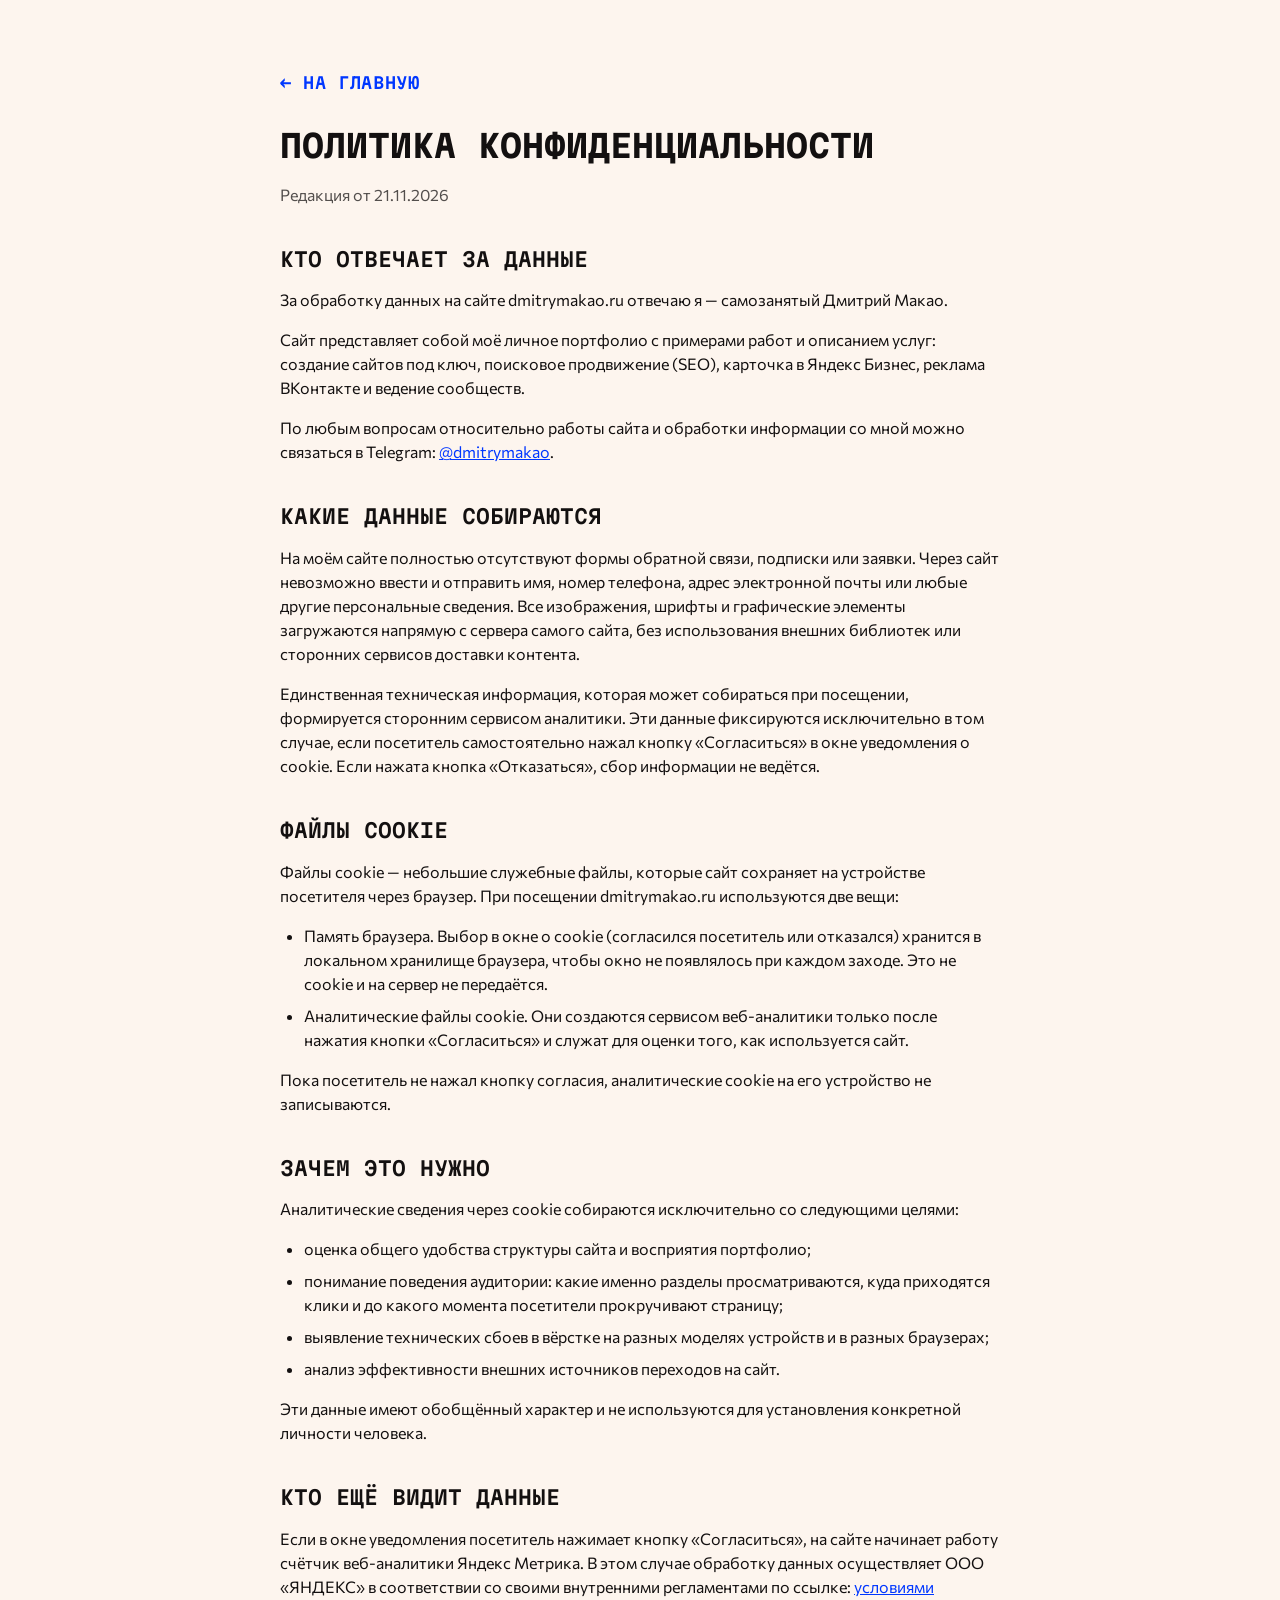
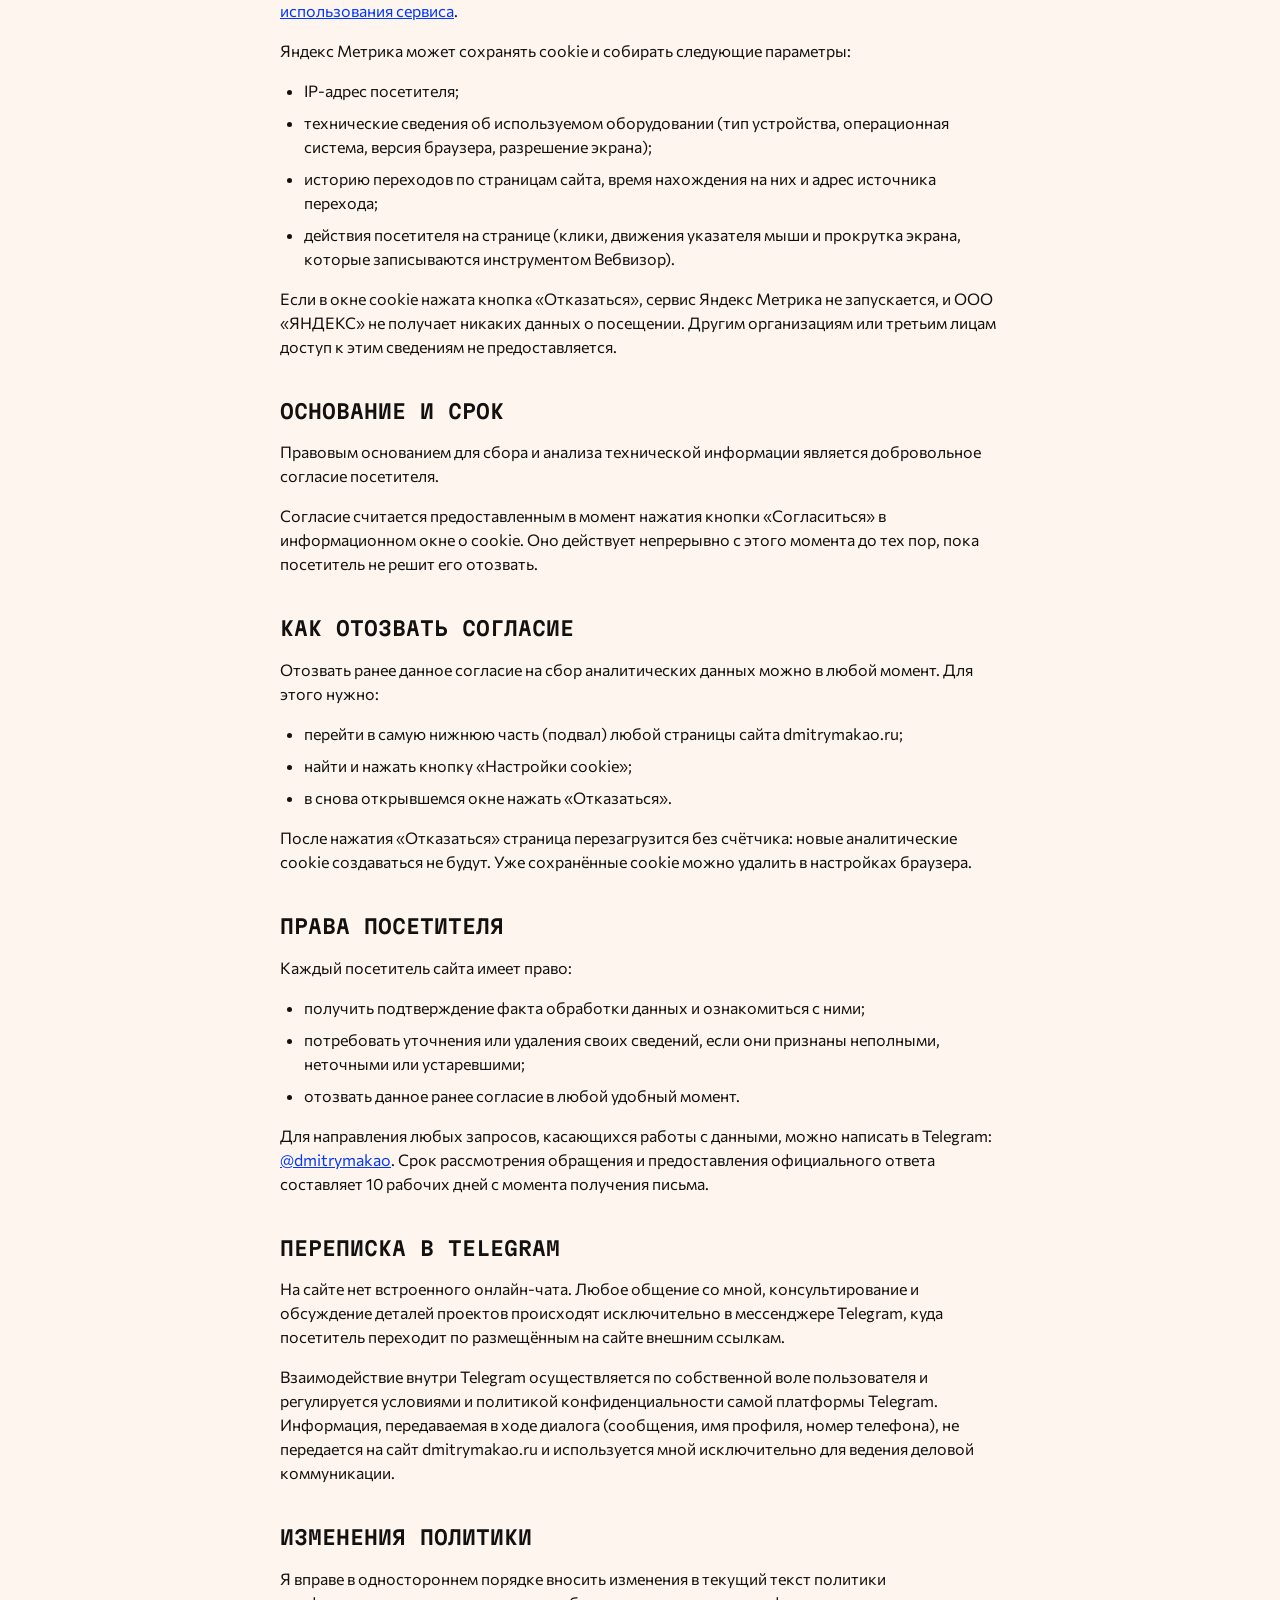
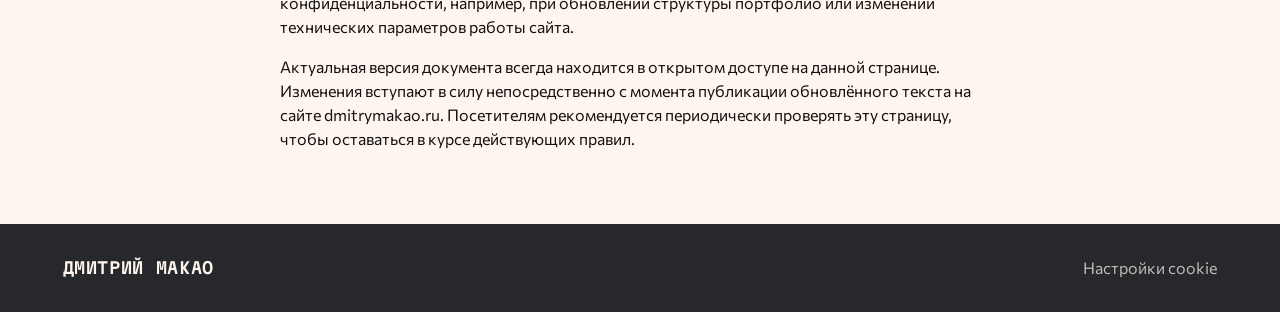
<file: privacy.html>
<!doctype html>
<html lang="ru">
<head>
<meta charset="utf-8">
<meta name="viewport" content="width=device-width, initial-scale=1">
<title>Политика конфиденциальности — Дмитрий Макао</title>
<meta name="description" content="Какие данные собирает сайт dmitrymakao.ru, зачем и как отказаться.">
<link rel="canonical" href="https://dmitrymakao.ru/privacy.html">
<link rel="icon" href="img/favicon.svg" type="image/svg+xml">
<link rel="stylesheet" href="css/style.css?v=2026-11-21c">
<link rel="stylesheet" href="css/fonts-inline.css">
</head>
<body>
<main class="section legal-page">
  <div class="legal-page__col">
    <a class="legal-page__back t-label" href="index.html">← На главную</a>
    <h1 class="t-h2">Политика конфиденциальности</h1>
    <p class="legal-page__date">Редакция от 21.11.2026</p>

    <h2 class="t-h3">Кто отвечает за данные</h2>
    <p>За обработку данных на сайте dmitrymakao.ru отвечаю я — самозанятый Дмитрий Макао.</p>
    <p>Сайт представляет собой моё личное портфолио с примерами работ и описанием услуг: создание сайтов под ключ, поисковое продвижение (SEO), карточка в Яндекс Бизнес, реклама ВКонтакте и ведение сообществ.</p>
    <p>По любым вопросам относительно работы сайта и обработки информации со мной можно связаться в Telegram: <a href="https://t.me/dmitrymakao">@dmitrymakao</a>.</p>
    <h2 class="t-h3">Какие данные собираются</h2>
    <p>На моём сайте полностью отсутствуют формы обратной связи, подписки или заявки. Через сайт невозможно ввести и отправить имя, номер телефона, адрес электронной почты или любые другие персональные сведения. Все изображения, шрифты и графические элементы загружаются напрямую с сервера самого сайта, без использования внешних библиотек или сторонних сервисов доставки контента.</p>
    <p>Единственная техническая информация, которая может собираться при посещении, формируется сторонним сервисом аналитики. Эти данные фиксируются исключительно в том случае, если посетитель самостоятельно нажал кнопку «Согласиться» в окне уведомления о cookie. Если нажата кнопка «Отказаться», сбор информации не ведётся.</p>
    <h2 class="t-h3">Файлы cookie</h2>
    <p>Файлы cookie — небольшие служебные файлы, которые сайт сохраняет на устройстве посетителя через браузер. При посещении dmitrymakao.ru используются две вещи:</p>
    <ul>
      <li>Память браузера. Выбор в окне о cookie (согласился посетитель или отказался) хранится в локальном хранилище браузера, чтобы окно не появлялось при каждом заходе. Это не cookie и на сервер не передаётся.</li>
      <li>Аналитические файлы cookie. Они создаются сервисом веб-аналитики только после нажатия кнопки «Согласиться» и служат для оценки того, как используется сайт.</li>
    </ul>
    <p>Пока посетитель не нажал кнопку согласия, аналитические cookie на его устройство не записываются.</p>
    <h2 class="t-h3">Зачем это нужно</h2>
    <p>Аналитические сведения через cookie собираются исключительно со следующими целями:</p>
    <ul>
      <li>оценка общего удобства структуры сайта и восприятия портфолио;</li>
      <li>понимание поведения аудитории: какие именно разделы просматриваются, куда приходятся клики и до какого момента посетители прокручивают страницу;</li>
      <li>выявление технических сбоев в вёрстке на разных моделях устройств и в разных браузерах;</li>
      <li>анализ эффективности внешних источников переходов на сайт.</li>
    </ul>
    <p>Эти данные имеют обобщённый характер и не используются для установления конкретной личности человека.</p>
    <h2 class="t-h3">Кто ещё видит данные</h2>
    <p>Если в окне уведомления посетитель нажимает кнопку «Согласиться», на сайте начинает работу счётчик веб-аналитики Яндекс Метрика. В этом случае обработку данных осуществляет ООО «ЯНДЕКС» в соответствии со своими внутренними регламентами по ссылке: <a href="https://yandex.ru/legal/metrica_termsofuse/" target="_blank" rel="noopener">условиями использования сервиса</a>.</p>
    <p>Яндекс Метрика может сохранять cookie и собирать следующие параметры:</p>
    <ul>
      <li>IP-адрес посетителя;</li>
      <li>технические сведения об используемом оборудовании (тип устройства, операционная система, версия браузера, разрешение экрана);</li>
      <li>историю переходов по страницам сайта, время нахождения на них и адрес источника перехода;</li>
      <li>действия посетителя на странице (клики, движения указателя мыши и прокрутка экрана, которые записываются инструментом Вебвизор).</li>
    </ul>
    <p>Если в окне cookie нажата кнопка «Отказаться», сервис Яндекс Метрика не запускается, и ООО «ЯНДЕКС» не получает никаких данных о посещении. Другим организациям или третьим лицам доступ к этим сведениям не предоставляется.</p>
    <h2 class="t-h3">Основание и срок</h2>
    <p>Правовым основанием для сбора и анализа технической информации является добровольное согласие посетителя.</p>
    <p>Согласие считается предоставленным в момент нажатия кнопки «Согласиться» в информационном окне о cookie. Оно действует непрерывно с этого момента до тех пор, пока посетитель не решит его отозвать.</p>
    <h2 class="t-h3">Как отозвать согласие</h2>
    <p>Отозвать ранее данное согласие на сбор аналитических данных можно в любой момент. Для этого нужно:</p>
    <ul>
      <li>перейти в самую нижнюю часть (подвал) любой страницы сайта dmitrymakao.ru;</li>
      <li>найти и нажать кнопку «Настройки cookie»;</li>
      <li>в снова открывшемся окне нажать «Отказаться».</li>
    </ul>
    <p>После нажатия «Отказаться» страница перезагрузится без счётчика: новые аналитические cookie создаваться не будут. Уже сохранённые cookie можно удалить в настройках браузера.</p>
    <h2 class="t-h3">Права посетителя</h2>
    <p>Каждый посетитель сайта имеет право:</p>
    <ul>
      <li>получить подтверждение факта обработки данных и ознакомиться с ними;</li>
      <li>потребовать уточнения или удаления своих сведений, если они признаны неполными, неточными или устаревшими;</li>
      <li>отозвать данное ранее согласие в любой удобный момент.</li>
    </ul>
    <p>Для направления любых запросов, касающихся работы с данными, можно написать в Telegram: <a href="https://t.me/dmitrymakao">@dmitrymakao</a>. Срок рассмотрения обращения и предоставления официального ответа составляет 10 рабочих дней с момента получения письма.</p>
    <h2 class="t-h3">Переписка в Telegram</h2>
    <p>На сайте нет встроенного онлайн-чата. Любое общение со мной, консультирование и обсуждение деталей проектов происходят исключительно в мессенджере Telegram, куда посетитель переходит по размещённым на сайте внешним ссылкам.</p>
    <p>Взаимодействие внутри Telegram осуществляется по собственной воле пользователя и регулируется условиями и политикой конфиденциальности самой платформы Telegram. Информация, передаваемая в ходе диалога (сообщения, имя профиля, номер телефона), не передается на сайт dmitrymakao.ru и используется мной исключительно для ведения деловой коммуникации.</p>
    <h2 class="t-h3">Изменения политики</h2>
    <p>Я вправе в одностороннем порядке вносить изменения в текущий текст политики конфиденциальности, например, при обновлении структуры портфолио или изменении технических параметров работы сайта.</p>
    <p>Актуальная версия документа всегда находится в открытом доступе на данной странице. Изменения вступают в силу непосредственно с момента публикации обновлённого текста на сайте dmitrymakao.ru. Посетителям рекомендуется периодически проверять эту страницу, чтобы оставаться в курсе действующих правил.</p>
  </div>
</main>
<footer class="footer">
  <a class="footer__logo" href="index.html">Дмитрий Макао</a>
  <nav aria-label="Документы"><button class="footer__btn" type="button" data-cookie-settings>Настройки cookie</button></nav>
</footer>
<div class="cookie" id="cookie" hidden>
  <p>Сайт использует cookie Яндекс Метрики, чтобы понимать, как им пользуются. Подробнее — в <a href="/privacy.html">политике конфиденциальности</a>.</p>
  <div class="cookie__actions">
    <button class="btn btn--fill btn--small" type="button" data-cookie="yes">Согласиться</button>
    <button class="btn btn--line btn--small" type="button" data-cookie="no">Отказаться</button>
  </div>
</div>
<script src="/js/main.js" defer></script>
</body>
</html>
</file>
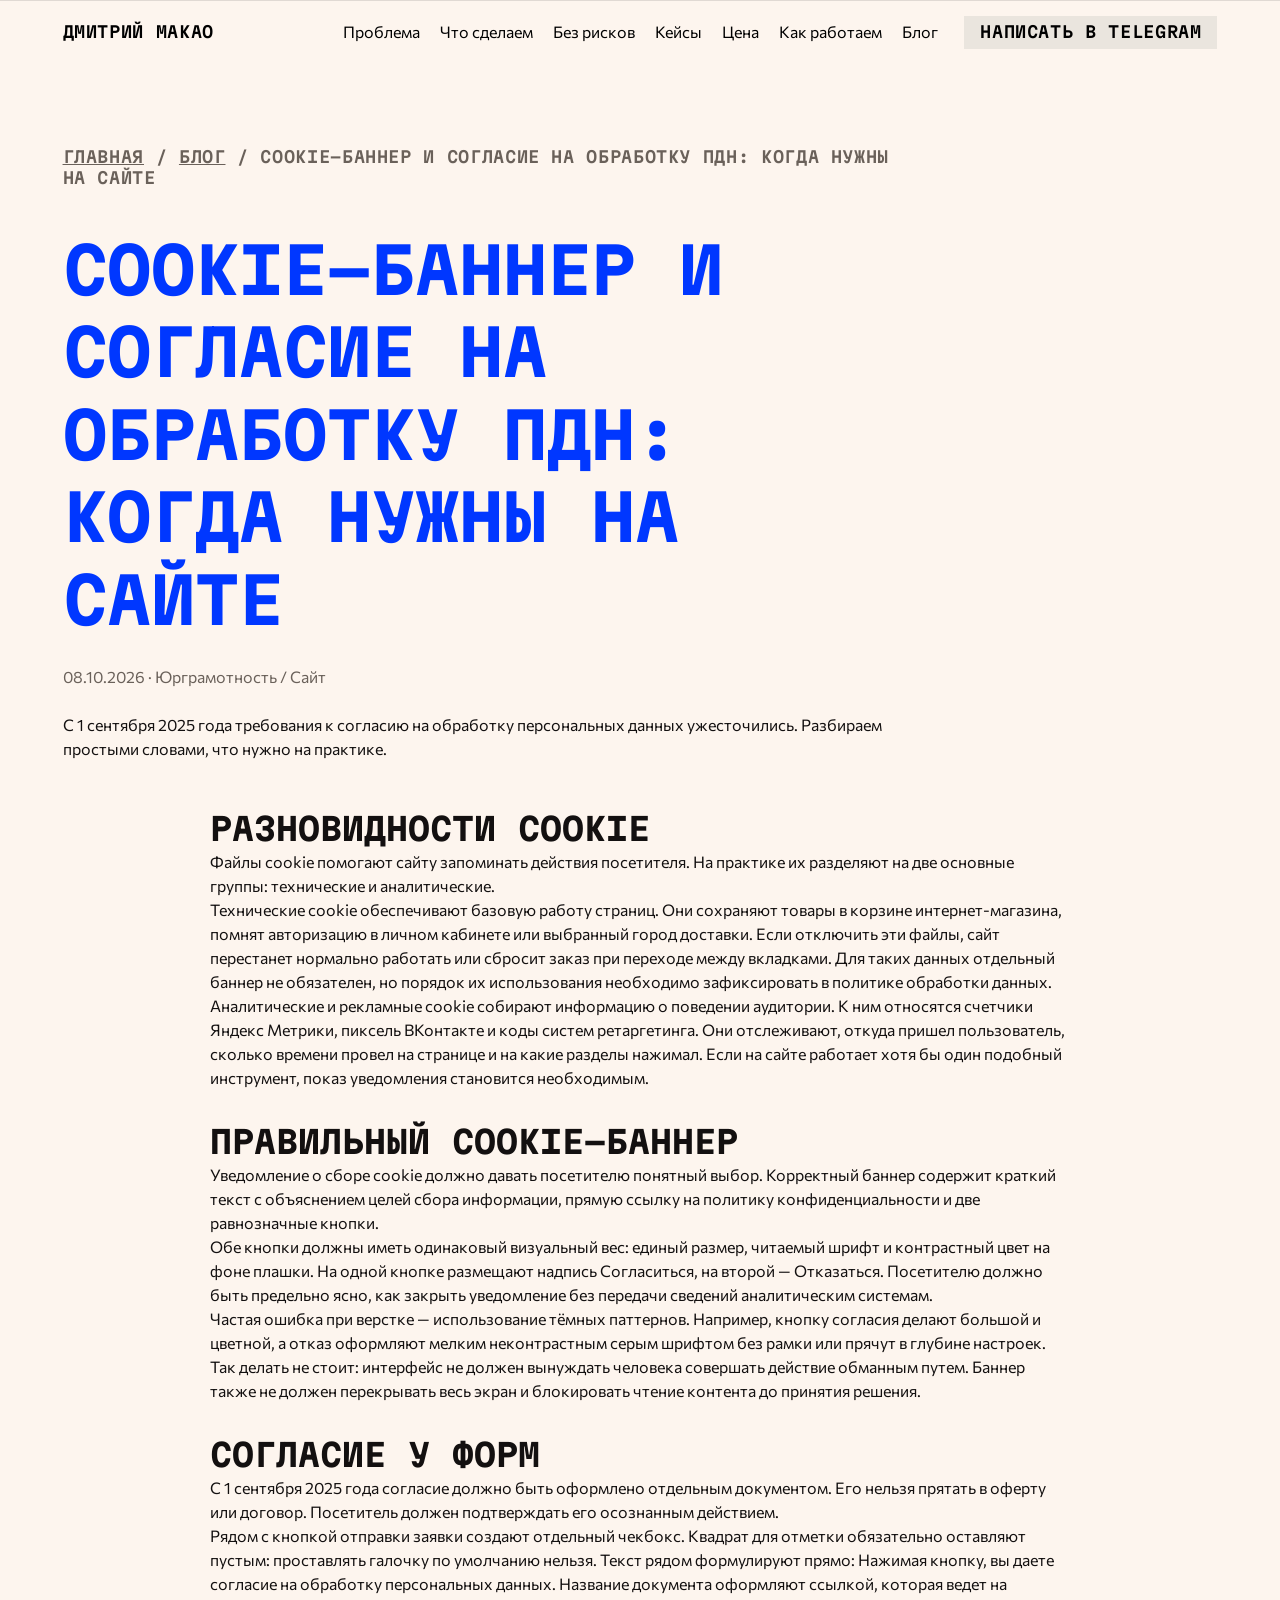
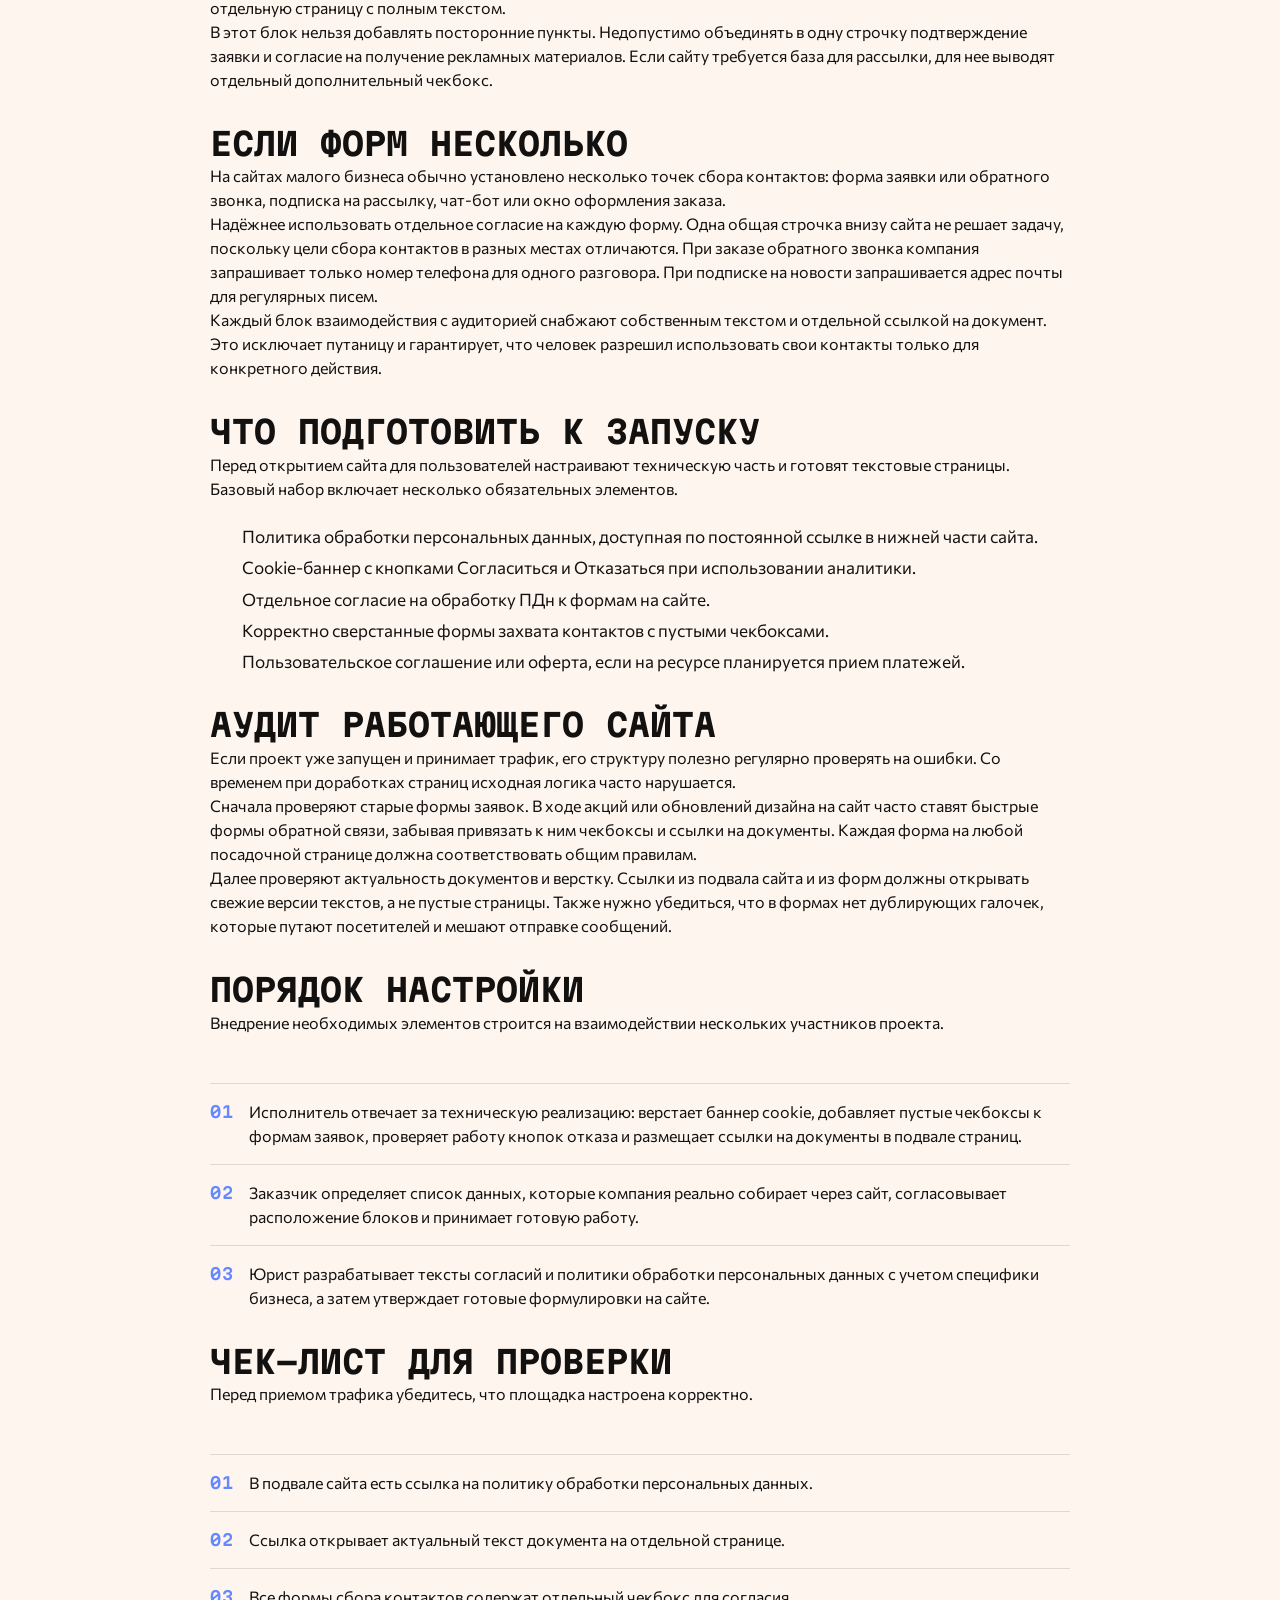
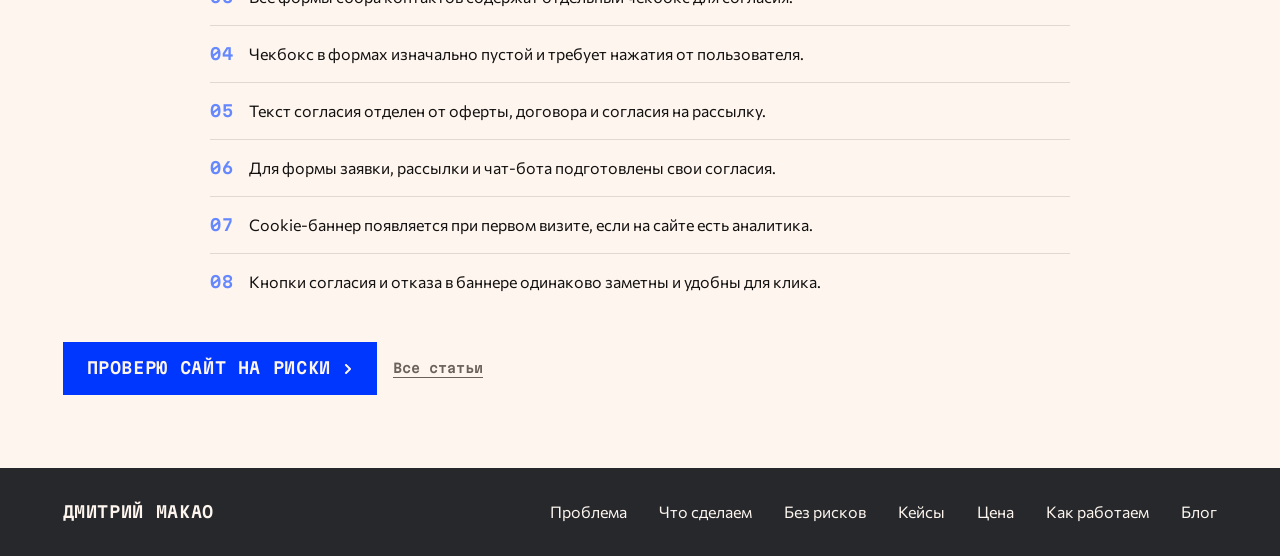
<file: blog/cookie-i-soglasie-na-pdn-kogda-nuzhny-na-sajte.html>
<!doctype html>
<html lang="ru">
<head>
  <meta charset="utf-8">
  <meta name="viewport" content="width=device-width, initial-scale=1">
  <title>Cookie-баннер и согласие на обработку ПДн: когда нужны на сайте | Дмитрий Макао</title>
  <meta name="description" content="Когда нужен cookie-баннер и отдельное согласие на обработку персональных данных с 1 сентября 2025 года. Разбор для владельца сайта.">
  <link rel="canonical" href="https://dmitrymakao.ru/blog/cookie-i-soglasie-na-pdn-kogda-nuzhny-na-sajte.html">
  <meta property="og:type" content="article">
  <meta property="og:title" content="Cookie-баннер и согласие на обработку ПДн: когда нужны на сайте">
  <meta property="og:description" content="Когда нужен cookie-баннер и отдельное согласие на обработку персональных данных с 1 сентября 2025 года.">
  <meta property="og:url" content="https://dmitrymakao.ru/blog/cookie-i-soglasie-na-pdn-kogda-nuzhny-na-sajte.html">
  <meta property="og:locale" content="ru_RU">
  <meta name="theme-color" content="#fdf5ee">
  <link rel="icon" href="../img/favicon.svg" type="image/svg+xml">
  <link rel="stylesheet" href="../css/style.css?v=2026-11-21b">
<link rel="stylesheet" href="../css/fonts-inline.css">
  <script type="application/ld+json">
  {
    "@context": "https://schema.org",
    "@type": "Article",
    "headline": "Cookie-баннер и согласие на обработку ПДн: когда нужны на сайте",
    "datePublished": "2026-10-08",
    "author": {"@type": "Person", "name": "Дмитрий Макао"},
    "publisher": {"@type": "Organization", "name": "Дмитрий Макао"},
    "mainEntityOfPage": "https://dmitrymakao.ru/blog/cookie-i-soglasie-na-pdn-kogda-nuzhny-na-sajte.html"
  }
  </script>
  <script type="application/ld+json">
  {
    "@context": "https://schema.org",
    "@type": "BreadcrumbList",
    "itemListElement": [
      {"@type": "ListItem", "position": 1, "name": "Главная", "item": "https://dmitrymakao.ru/"},
      {"@type": "ListItem", "position": 2, "name": "Блог", "item": "https://dmitrymakao.ru/blog.html"},
      {"@type": "ListItem", "position": 3, "name": "Cookie-баннер и согласие на обработку ПДн: когда нужны на сайте", "item": "https://dmitrymakao.ru/blog/cookie-i-soglasie-na-pdn-kogda-nuzhny-na-sajte.html"}
    ]
  }
  </script>
</head>
<body>

<svg width="0" height="0" style="position:absolute" aria-hidden="true">
  <defs>
    <symbol id="i-chevron" viewBox="0 0 10 10"><path d="M3 1L7 5L3 9" fill="none" stroke="currentColor" stroke-width="2" stroke-linecap="round" stroke-linejoin="round"/></symbol>
    <symbol id="i-menu" viewBox="0 0 20 20"><path d="M3 5H17M3 10H17M3 15H17" fill="none" stroke="currentColor" stroke-width="3" stroke-linecap="round"/></symbol>
    <symbol id="i-close" viewBox="0 0 20 20"><path d="M2.93 2.93L17.07 17.07M17.07 2.93L2.93 17.07" fill="none" stroke="currentColor" stroke-width="3" stroke-linecap="round"/></symbol>
  </defs>
</svg>

<header class="header">
  <a class="header__logo" href="../index.html#top">Дмитрий Макао</a>
  <nav class="header__nav" aria-label="Разделы">
    <a href="../index.html#problem">Проблема</a>
    <a href="../index.html#what-includes">Что сделаем</a>
    <a href="../index.html#legal">Без рисков</a>
    <a href="../index.html#cases">Кейсы</a>
    <a href="../index.html#price">Цена</a>
    <a href="../index.html#process">Как работаем</a>
    <a href="../blog.html" aria-current="page">Блог</a>
  </nav>
  <div class="header__right">
    <a class="header__tg" href="https://t.me/dmitrymakao" target="_blank" rel="noopener"><span class="header__tg-long">Написать в Telegram</span><span class="header__tg-short">Telegram</span></a>
    <button class="header__burger" type="button" aria-label="Открыть меню" aria-expanded="false" aria-controls="menu"><svg class="icon"><use href="#i-menu"/></svg></button>
  </div>
</header>

<div class="menu" id="menu" aria-label="Меню">
  <div class="menu__top">
    <span class="header__logo">Дмитрий Макао</span>
    <button class="menu__close" type="button" aria-label="Закрыть меню"><svg class="icon"><use href="#i-close"/></svg></button>
  </div>
  <nav class="menu__links" aria-label="Разделы">
    <a href="../index.html#problem">Проблема</a>
    <a href="../index.html#what-includes">Что сделаем</a>
    <a href="../index.html#legal">Без рисков</a>
    <a href="../index.html#cases">Кейсы</a>
    <a href="../index.html#price">Цена</a>
    <a href="../index.html#process">Как работаем</a>
    <a href="../index.html#faq">Частые вопросы</a>
    <a href="../blog.html">Блог</a>
  </nav>
  <a class="btn btn--inverse" href="https://t.me/dmitrymakao" target="_blank" rel="noopener">Написать в Telegram <svg class="icon icon--10"><use href="#i-chevron"/></svg></a>
</div>

<main>
  <article class="section section--line stack" style="padding-top: calc(var(--section-y)*2);">
    <div class="services__head" style="max-width: 860px;">
      <nav class="t-label c-muted" aria-label="Хлебные крошки"><a href="../index.html">Главная</a> / <a href="../blog.html">Блог</a> / <span>Cookie-баннер и согласие на обработку ПДн: когда нужны на сайте</span></nav>
      <h1 class="t-h1 c-accent" style="margin-top: 16px;">Cookie-баннер и согласие на обработку ПДн: когда нужны на сайте</h1>
      <p class="c-muted">08.10.2026 · Юрграмотность / Сайт</p>
      <p>С 1 сентября 2025 года требования к согласию на обработку персональных данных ужесточились. Разбираем простыми словами, что нужно на практике.</p>
    </div>

    <div style="display: grid; gap: 32px; max-width: 860px; align-self: center; width: 100%;">
      <section>
        <h2 class="t-h2">Разновидности cookie</h2>
        <p>Файлы cookie помогают сайту запоминать действия посетителя. На практике их разделяют на две основные группы: технические и аналитические.</p>
        <p>Технические cookie обеспечивают базовую работу страниц. Они сохраняют товары в корзине интернет-магазина, помнят авторизацию в личном кабинете или выбранный город доставки. Если отключить эти файлы, сайт перестанет нормально работать или сбросит заказ при переходе между вкладками. Для таких данных отдельный баннер не обязателен, но порядок их использования необходимо зафиксировать в политике обработки данных.</p>
        <p>Аналитические и рекламные cookie собирают информацию о поведении аудитории. К ним относятся счетчики Яндекс Метрики, пиксель ВКонтакте и коды систем ретаргетинга. Они отслеживают, откуда пришел пользователь, сколько времени провел на странице и на какие разделы нажимал. Если на сайте работает хотя бы один подобный инструмент, показ уведомления становится необходимым.</p>
      </section>

      <section>
        <h2 class="t-h2">Правильный cookie-баннер</h2>
        <p>Уведомление о сборе cookie должно давать посетителю понятный выбор. Корректный баннер содержит краткий текст с объяснением целей сбора информации, прямую ссылку на политику конфиденциальности и две равнозначные кнопки.</p>
        <p>Обе кнопки должны иметь одинаковый визуальный вес: единый размер, читаемый шрифт и контрастный цвет на фоне плашки. На одной кнопке размещают надпись Согласиться, на второй — Отказаться. Посетителю должно быть предельно ясно, как закрыть уведомление без передачи сведений аналитическим системам.</p>
        <p>Частая ошибка при верстке — использование тёмных паттернов. Например, кнопку согласия делают большой и цветной, а отказ оформляют мелким неконтрастным серым шрифтом без рамки или прячут в глубине настроек. Так делать не стоит: интерфейс не должен вынуждать человека совершать действие обманным путем. Баннер также не должен перекрывать весь экран и блокировать чтение контента до принятия решения.</p>
      </section>

      <section>
        <h2 class="t-h2">Согласие у форм</h2>
        <p>С 1 сентября 2025 года согласие должно быть оформлено отдельным документом. Его нельзя прятать в оферту или договор. Посетитель должен подтверждать его осознанным действием.</p>
        <p>Рядом с кнопкой отправки заявки создают отдельный чекбокс. Квадрат для отметки обязательно оставляют пустым: проставлять галочку по умолчанию нельзя. Текст рядом формулируют прямо: Нажимая кнопку, вы даете согласие на обработку персональных данных. Название документа оформляют ссылкой, которая ведет на отдельную страницу с полным текстом.</p>
        <p>В этот блок нельзя добавлять посторонние пункты. Недопустимо объединять в одну строчку подтверждение заявки и согласие на получение рекламных материалов. Если сайту требуется база для рассылки, для нее выводят отдельный дополнительный чекбокс.</p>
      </section>

      <section>
        <h2 class="t-h2">Если форм несколько</h2>
        <p>На сайтах малого бизнеса обычно установлено несколько точек сбора контактов: форма заявки или обратного звонка, подписка на рассылку, чат-бот или окно оформления заказа.</p>
        <p>Надёжнее использовать отдельное согласие на каждую форму. Одна общая строчка внизу сайта не решает задачу, поскольку цели сбора контактов в разных местах отличаются. При заказе обратного звонка компания запрашивает только номер телефона для одного разговора. При подписке на новости запрашивается адрес почты для регулярных писем.</p>
        <p>Каждый блок взаимодействия с аудиторией снабжают собственным текстом и отдельной ссылкой на документ. Это исключает путаницу и гарантирует, что человек разрешил использовать свои контакты только для конкретного действия.</p>
      </section>

      <section>
        <h2 class="t-h2">Что подготовить к запуску</h2>
        <p>Перед открытием сайта для пользователей настраивают техническую часть и готовят текстовые страницы. Базовый набор включает несколько обязательных элементов.</p>
        <ul class="options" style="margin-top: 24px;">
          <li><svg class="icon"><use href="#i-check"/></svg>Политика обработки персональных данных, доступная по постоянной ссылке в нижней части сайта.</li>
          <li><svg class="icon"><use href="#i-check"/></svg>Cookie-баннер с кнопками Согласиться и Отказаться при использовании аналитики.</li>
          <li><svg class="icon"><use href="#i-check"/></svg>Отдельное согласие на обработку ПДн к формам на сайте.</li>
          <li><svg class="icon"><use href="#i-check"/></svg>Корректно сверстанные формы захвата контактов с пустыми чекбоксами.</li>
          <li><svg class="icon"><use href="#i-check"/></svg>Пользовательское соглашение или оферта, если на ресурсе планируется прием платежей.</li>
        </ul>
      </section>

      <section>
        <h2 class="t-h2">Аудит работающего сайта</h2>
        <p>Если проект уже запущен и принимает трафик, его структуру полезно регулярно проверять на ошибки. Со временем при доработках страниц исходная логика часто нарушается.</p>
        <p>Сначала проверяют старые формы заявок. В ходе акций или обновлений дизайна на сайт часто ставят быстрые формы обратной связи, забывая привязать к ним чекбоксы и ссылки на документы. Каждая форма на любой посадочной странице должна соответствовать общим правилам.</p>
        <p>Далее проверяют актуальность документов и верстку. Ссылки из подвала сайта и из форм должны открывать свежие версии текстов, а не пустые страницы. Также нужно убедиться, что в формах нет дублирующих галочек, которые путают посетителей и мешают отправке сообщений.</p>
      </section>

      <section>
        <h2 class="t-h2">Порядок настройки</h2>
        <p>Внедрение необходимых элементов строится на взаимодействии нескольких участников проекта.</p>
        <ol class="pains" style="margin-top: 24px;">
          <li><b>01</b><span>Исполнитель отвечает за техническую реализацию: верстает баннер cookie, добавляет пустые чекбоксы к формам заявок, проверяет работу кнопок отказа и размещает ссылки на документы в подвале страниц.</span></li>
          <li><b>02</b><span>Заказчик определяет список данных, которые компания реально собирает через сайт, согласовывает расположение блоков и принимает готовую работу.</span></li>
          <li><b>03</b><span>Юрист разрабатывает тексты согласий и политики обработки персональных данных с учетом специфики бизнеса, а затем утверждает готовые формулировки на сайте.</span></li>
        </ol>
      </section>

      <section>
        <h2 class="t-h2">Чек-лист для проверки</h2>
        <p>Перед приемом трафика убедитесь, что площадка настроена корректно.</p>
        <ol class="pains" style="margin-top: 24px;">
          <li><b>01</b><span>В подвале сайта есть ссылка на политику обработки персональных данных.</span></li>
          <li><b>02</b><span>Ссылка открывает актуальный текст документа на отдельной странице.</span></li>
          <li><b>03</b><span>Все формы сбора контактов содержат отдельный чекбокс для согласия.</span></li>
          <li><b>04</b><span>Чекбокс в формах изначально пустой и требует нажатия от пользователя.</span></li>
          <li><b>05</b><span>Текст согласия отделен от оферты, договора и согласия на рассылку.</span></li>
          <li><b>06</b><span>Для формы заявки, рассылки и чат-бота подготовлены свои согласия.</span></li>
          <li><b>07</b><span>Cookie-баннер появляется при первом визите, если на сайте есть аналитика.</span></li>
          <li><b>08</b><span>Кнопки согласия и отказа в баннере одинаково заметны и удобны для клика.</span></li>
        </ol>
      </section>
    </div>

      <div style="display: flex; flex-wrap: wrap; gap: 16px; align-items: center;">
        <a class="btn btn--fill" href="https://t.me/dmitrymakao" target="_blank" rel="noopener">Проверю сайт на риски <svg class="icon icon--10"><use href="#i-chevron"/></svg></a>
        <a class="article-back" href="../blog.html">Все статьи</a>
      </div>
    </div>
  </article>
</main>

<footer class="footer">
  <a class="footer__logo" href="../index.html#top">Дмитрий Макао</a>
  <nav aria-label="Разделы">
    <a href="../index.html#problem">Проблема</a>
    <a href="../index.html#what-includes">Что сделаем</a>
    <a href="../index.html#legal">Без рисков</a>
    <a href="../index.html#cases">Кейсы</a>
    <a href="../index.html#price">Цена</a>
    <a href="../index.html#process">Как работаем</a>
    <a href="../blog.html">Блог</a>
  </nav>
</footer>

<script src="../js/main.js" defer></script>
</body>
</html>
</file>
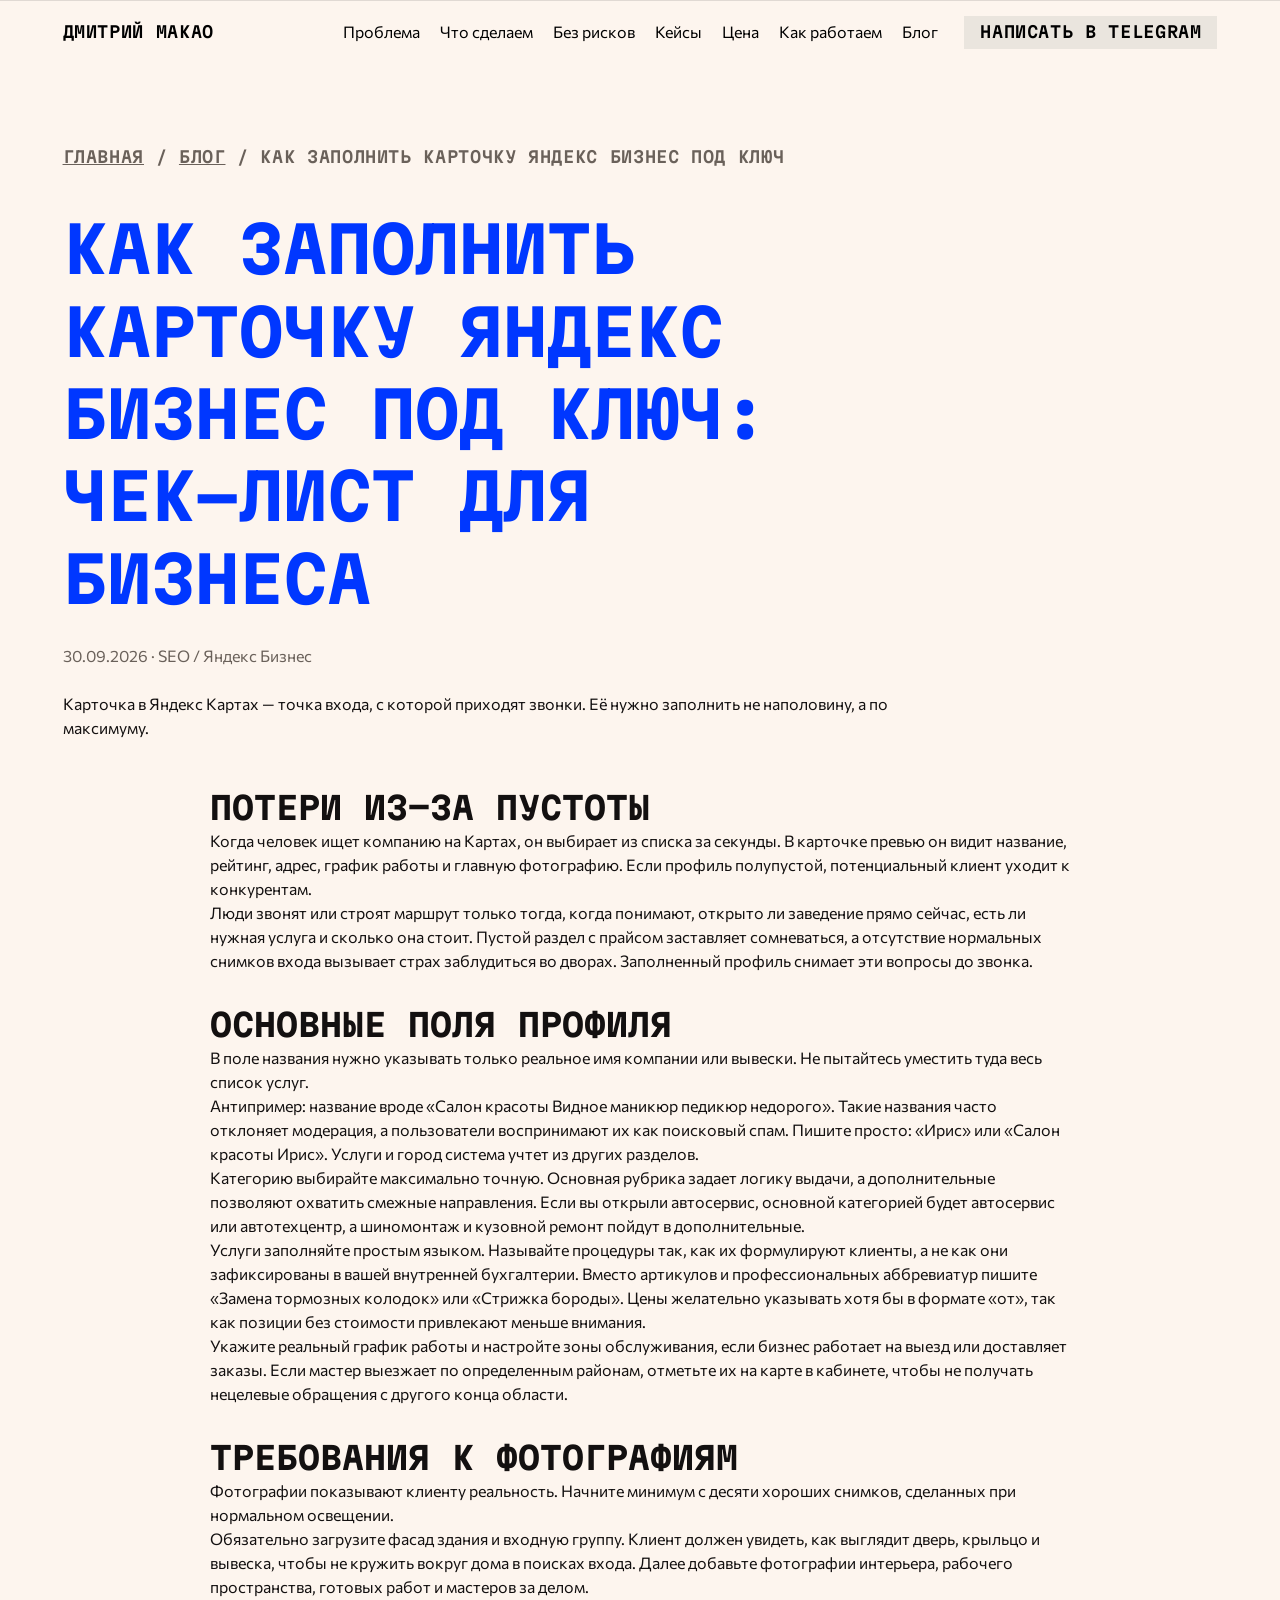
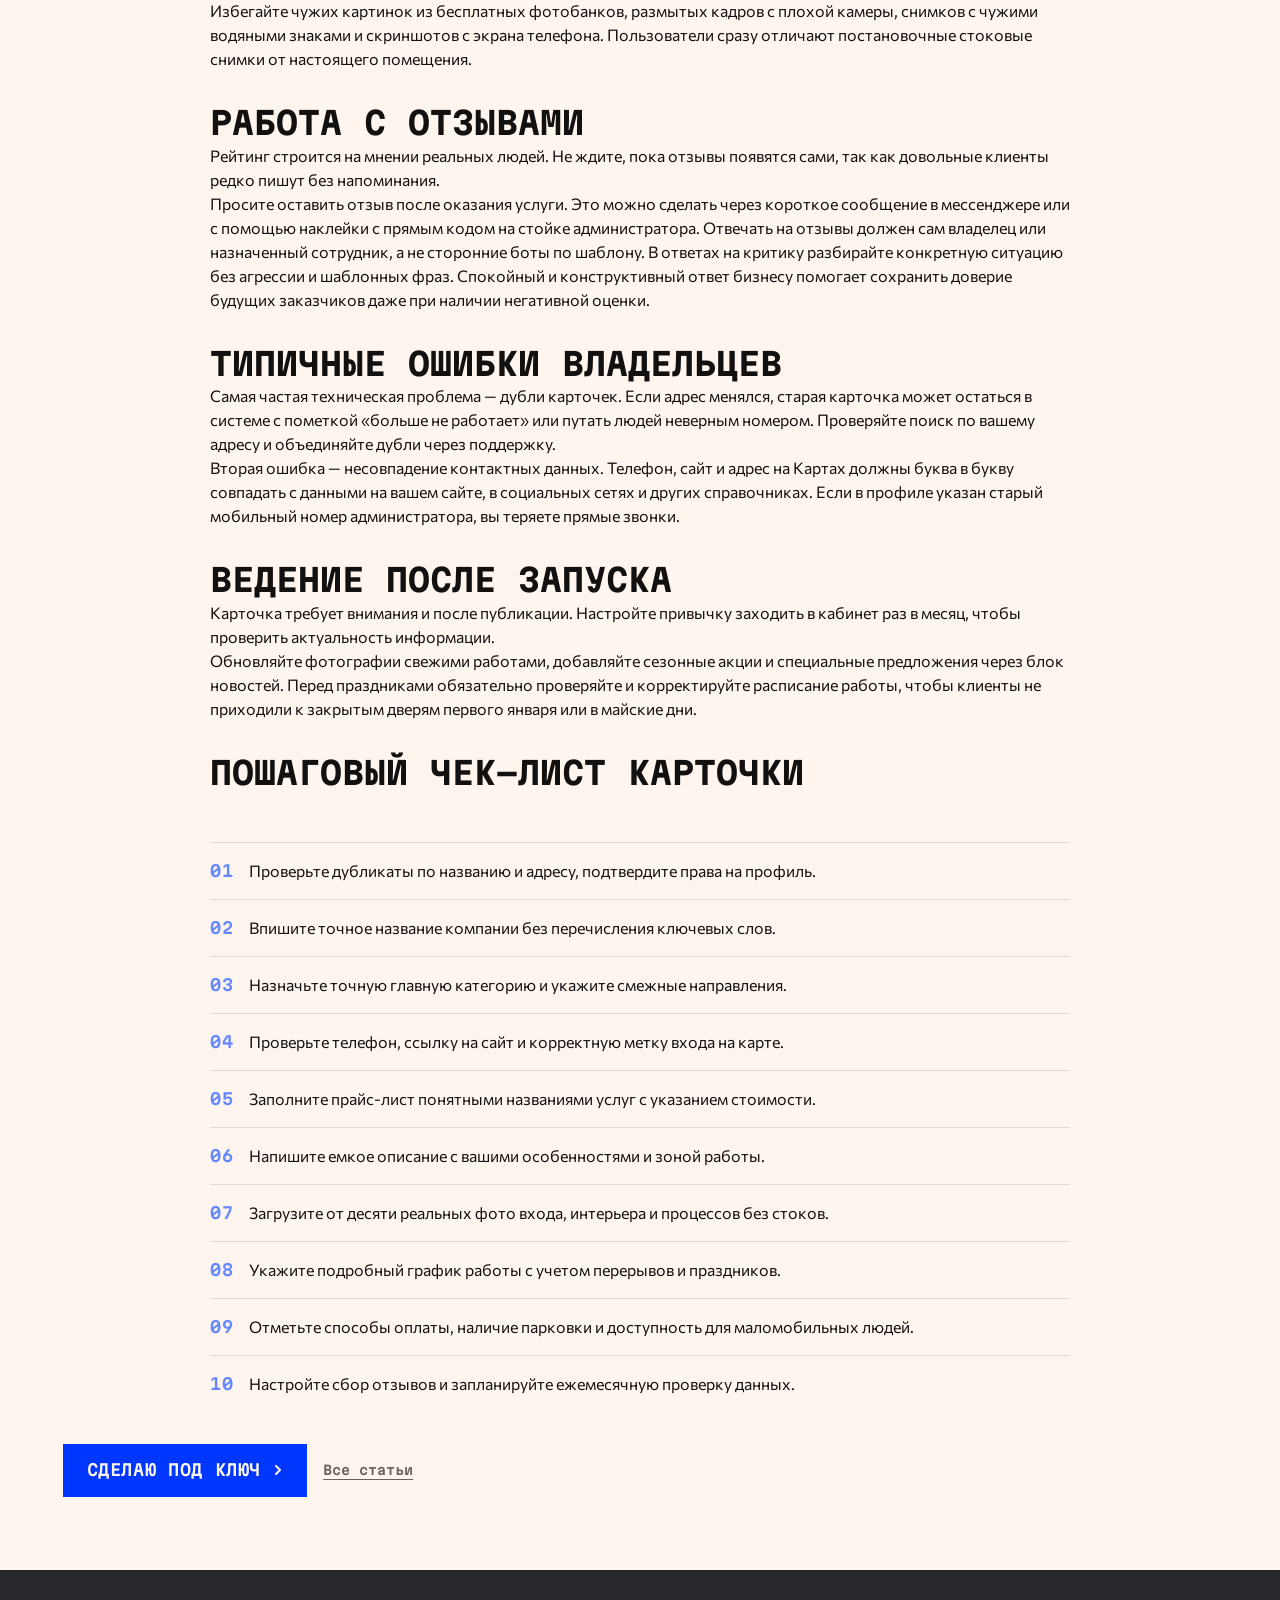
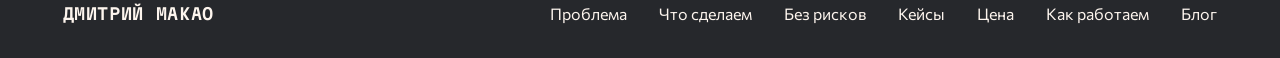
<file: blog/kak-zapolnit-kartochku-yandeks-biznes-pod-kluch.html>
<!doctype html>
<html lang="ru">
<head>
  <meta charset="utf-8">
  <meta name="viewport" content="width=device-width, initial-scale=1">
  <title>Как заполнить карточку Яндекс Бизнес под ключ: чек-лист для бизнеса | Дмитрий Макао</title>
  <meta name="description" content="Пошаговый чек-лист по заполнению карточки Яндекс Бизнес: от создания до услуг, фото, цен и настроек. Что влияет на показ в Яндекс Картах.">
  <link rel="canonical" href="https://dmitrymakao.ru/blog/kak-zapolnit-kartochku-yandeks-biznes-pod-kluch.html">
  <meta property="og:type" content="article">
  <meta property="og:title" content="Как заполнить карточку Яндекс Бизнес под ключ: чек-лист для бизнеса">
  <meta property="og:description" content="Пошаговый чек-лист по заполнению карточки Яндекс Бизнес: от создания до услуг, фото, цен и настроек.">
  <meta property="og:url" content="https://dmitrymakao.ru/blog/kak-zapolnit-kartochku-yandeks-biznes-pod-kluch.html">
  <meta property="og:locale" content="ru_RU">
  <meta name="theme-color" content="#fdf5ee">
  <link rel="icon" href="../img/favicon.svg" type="image/svg+xml">
  <link rel="stylesheet" href="../css/style.css?v=2026-11-21b">
<link rel="stylesheet" href="../css/fonts-inline.css">
  <script type="application/ld+json">
  {
    "@context": "https://schema.org",
    "@type": "Article",
    "headline": "Как заполнить карточку Яндекс Бизнес под ключ: чек-лист для бизнеса",
    "datePublished": "2026-09-30",
    "author": {"@type": "Person", "name": "Дмитрий Макао"},
    "publisher": {"@type": "Organization", "name": "Дмитрий Макао"},
    "mainEntityOfPage": "https://dmitrymakao.ru/blog/kak-zapolnit-kartochku-yandeks-biznes-pod-kluch.html"
  }
  </script>
  <script type="application/ld+json">
  {
    "@context": "https://schema.org",
    "@type": "BreadcrumbList",
    "itemListElement": [
      {"@type": "ListItem", "position": 1, "name": "Главная", "item": "https://dmitrymakao.ru/"},
      {"@type": "ListItem", "position": 2, "name": "Блог", "item": "https://dmitrymakao.ru/blog.html"},
      {"@type": "ListItem", "position": 3, "name": "Как заполнить карточку Яндекс Бизнес под ключ", "item": "https://dmitrymakao.ru/blog/kak-zapolnit-kartochku-yandeks-biznes-pod-kluch.html"}
    ]
  }
  </script>
</head>
<body>

<svg width="0" height="0" style="position:absolute" aria-hidden="true">
  <defs>
    <symbol id="i-chevron" viewBox="0 0 10 10"><path d="M3 1L7 5L3 9" fill="none" stroke="currentColor" stroke-width="2" stroke-linecap="round" stroke-linejoin="round"/></symbol>
    <symbol id="i-menu" viewBox="0 0 20 20"><path d="M3 5H17M3 10H17M3 15H17" fill="none" stroke="currentColor" stroke-width="3" stroke-linecap="round"/></symbol>
    <symbol id="i-close" viewBox="0 0 20 20"><path d="M2.93 2.93L17.07 17.07M17.07 2.93L2.93 17.07" fill="none" stroke="currentColor" stroke-width="3" stroke-linecap="round"/></symbol>
  </defs>
</svg>

<header class="header">
  <a class="header__logo" href="../index.html#top">Дмитрий Макао</a>
  <nav class="header__nav" aria-label="Разделы">
    <a href="../index.html#problem">Проблема</a>
    <a href="../index.html#what-includes">Что сделаем</a>
    <a href="../index.html#legal">Без рисков</a>
    <a href="../index.html#cases">Кейсы</a>
    <a href="../index.html#price">Цена</a>
    <a href="../index.html#process">Как работаем</a>
    <a href="../blog.html" aria-current="page">Блог</a>
  </nav>
  <div class="header__right">
    <a class="header__tg" href="https://t.me/dmitrymakao" target="_blank" rel="noopener"><span class="header__tg-long">Написать в Telegram</span><span class="header__tg-short">Telegram</span></a>
    <button class="header__burger" type="button" aria-label="Открыть меню" aria-expanded="false" aria-controls="menu"><svg class="icon"><use href="#i-menu"/></svg></button>
  </div>
</header>

<div class="menu" id="menu" aria-label="Меню">
  <div class="menu__top">
    <span class="header__logo">Дмитрий Макао</span>
    <button class="menu__close" type="button" aria-label="Закрыть меню"><svg class="icon"><use href="#i-close"/></svg></button>
  </div>
  <nav class="menu__links" aria-label="Разделы">
    <a href="../index.html#problem">Проблема</a>
    <a href="../index.html#what-includes">Что сделаем</a>
    <a href="../index.html#legal">Без рисков</a>
    <a href="../index.html#cases">Кейсы</a>
    <a href="../index.html#price">Цена</a>
    <a href="../index.html#process">Как работаем</a>
    <a href="../index.html#faq">Частые вопросы</a>
    <a href="../blog.html">Блог</a>
  </nav>
  <a class="btn btn--inverse" href="https://t.me/dmitrymakao" target="_blank" rel="noopener">Написать в Telegram <svg class="icon icon--10"><use href="#i-chevron"/></svg></a>
</div>

<main>
  <article class="section section--line stack" style="padding-top: calc(var(--section-y)*2);">
    <div class="services__head" style="max-width: 860px;">
      <nav class="t-label c-muted" aria-label="Хлебные крошки"><a href="../index.html">Главная</a> / <a href="../blog.html">Блог</a> / <span>Как заполнить карточку Яндекс Бизнес под ключ</span></nav>
      <h1 class="t-h1 c-accent" style="margin-top: 16px;">Как заполнить карточку Яндекс Бизнес под ключ: чек-лист для бизнеса</h1>
      <p class="c-muted">30.09.2026 · SEO / Яндекс Бизнес</p>
      <p>Карточка в Яндекс Картах — точка входа, с которой приходят звонки. Её нужно заполнить не наполовину, а по максимуму.</p>
    </div>

    <div style="display: grid; gap: 32px; max-width: 860px; align-self: center; width: 100%;">
      <section>
        <h2 class="t-h2">Потери из-за пустоты</h2>
        <p>Когда человек ищет компанию на Картах, он выбирает из списка за секунды. В карточке превью он видит название, рейтинг, адрес, график работы и главную фотографию. Если профиль полупустой, потенциальный клиент уходит к конкурентам.</p>
        <p>Люди звонят или строят маршрут только тогда, когда понимают, открыто ли заведение прямо сейчас, есть ли нужная услуга и сколько она стоит. Пустой раздел с прайсом заставляет сомневаться, а отсутствие нормальных снимков входа вызывает страх заблудиться во дворах. Заполненный профиль снимает эти вопросы до звонка.</p>
      </section>

      <section>
        <h2 class="t-h2">Основные поля профиля</h2>
        <p>В поле названия нужно указывать только реальное имя компании или вывески. Не пытайтесь уместить туда весь список услуг.</p>
        <p>Антипример: название вроде «Салон красоты Видное маникюр педикюр недорого». Такие названия часто отклоняет модерация, а пользователи воспринимают их как поисковый спам. Пишите просто: «Ирис» или «Салон красоты Ирис». Услуги и город система учтет из других разделов.</p>
        <p>Категорию выбирайте максимально точную. Основная рубрика задает логику выдачи, а дополнительные позволяют охватить смежные направления. Если вы открыли автосервис, основной категорией будет автосервис или автотехцентр, а шиномонтаж и кузовной ремонт пойдут в дополнительные.</p>
        <p>Услуги заполняйте простым языком. Называйте процедуры так, как их формулируют клиенты, а не как они зафиксированы в вашей внутренней бухгалтерии. Вместо артикулов и профессиональных аббревиатур пишите «Замена тормозных колодок» или «Стрижка бороды». Цены желательно указывать хотя бы в формате «от», так как позиции без стоимости привлекают меньше внимания.</p>
        <p>Укажите реальный график работы и настройте зоны обслуживания, если бизнес работает на выезд или доставляет заказы. Если мастер выезжает по определенным районам, отметьте их на карте в кабинете, чтобы не получать нецелевые обращения с другого конца области.</p>
      </section>

      <section>
        <h2 class="t-h2">Требования к фотографиям</h2>
        <p>Фотографии показывают клиенту реальность. Начните минимум с десяти хороших снимков, сделанных при нормальном освещении.</p>
        <p>Обязательно загрузите фасад здания и входную группу. Клиент должен увидеть, как выглядит дверь, крыльцо и вывеска, чтобы не кружить вокруг дома в поисках входа. Далее добавьте фотографии интерьера, рабочего пространства, готовых работ и мастеров за делом.</p>
        <p>Избегайте чужих картинок из бесплатных фотобанков, размытых кадров с плохой камеры, снимков с чужими водяными знаками и скриншотов с экрана телефона. Пользователи сразу отличают постановочные стоковые снимки от настоящего помещения.</p>
      </section>

      <section>
        <h2 class="t-h2">Работа с отзывами</h2>
        <p>Рейтинг строится на мнении реальных людей. Не ждите, пока отзывы появятся сами, так как довольные клиенты редко пишут без напоминания.</p>
        <p>Просите оставить отзыв после оказания услуги. Это можно сделать через короткое сообщение в мессенджере или с помощью наклейки с прямым кодом на стойке администратора. Отвечать на отзывы должен сам владелец или назначенный сотрудник, а не сторонние боты по шаблону. В ответах на критику разбирайте конкретную ситуацию без агрессии и шаблонных фраз. Спокойный и конструктивный ответ бизнесу помогает сохранить доверие будущих заказчиков даже при наличии негативной оценки.</p>
      </section>

      <section>
        <h2 class="t-h2">Типичные ошибки владельцев</h2>
        <p>Самая частая техническая проблема — дубли карточек. Если адрес менялся, старая карточка может остаться в системе с пометкой «больше не работает» или путать людей неверным номером. Проверяйте поиск по вашему адресу и объединяйте дубли через поддержку.</p>
        <p>Вторая ошибка — несовпадение контактных данных. Телефон, сайт и адрес на Картах должны буква в букву совпадать с данными на вашем сайте, в социальных сетях и других справочниках. Если в профиле указан старый мобильный номер администратора, вы теряете прямые звонки.</p>
      </section>

      <section>
        <h2 class="t-h2">Ведение после запуска</h2>
        <p>Карточка требует внимания и после публикации. Настройте привычку заходить в кабинет раз в месяц, чтобы проверить актуальность информации.</p>
        <p>Обновляйте фотографии свежими работами, добавляйте сезонные акции и специальные предложения через блок новостей. Перед праздниками обязательно проверяйте и корректируйте расписание работы, чтобы клиенты не приходили к закрытым дверям первого января или в майские дни.</p>
      </section>

      <section>
        <h2 class="t-h2">Пошаговый чек-лист карточки</h2>
        <ol class="pains" style="margin-top: 24px;">
          <li><b>01</b><span>Проверьте дубликаты по названию и адресу, подтвердите права на профиль.</span></li>
          <li><b>02</b><span>Впишите точное название компании без перечисления ключевых слов.</span></li>
          <li><b>03</b><span>Назначьте точную главную категорию и укажите смежные направления.</span></li>
          <li><b>04</b><span>Проверьте телефон, ссылку на сайт и корректную метку входа на карте.</span></li>
          <li><b>05</b><span>Заполните прайс-лист понятными названиями услуг с указанием стоимости.</span></li>
          <li><b>06</b><span>Напишите емкое описание с вашими особенностями и зоной работы.</span></li>
          <li><b>07</b><span>Загрузите от десяти реальных фото входа, интерьера и процессов без стоков.</span></li>
          <li><b>08</b><span>Укажите подробный график работы с учетом перерывов и праздников.</span></li>
          <li><b>09</b><span>Отметьте способы оплаты, наличие парковки и доступность для маломобильных людей.</span></li>
          <li><b>10</b><span>Настройте сбор отзывов и запланируйте ежемесячную проверку данных.</span></li>
        </ol>
      </section>
    </div>

      <div style="display: flex; flex-wrap: wrap; gap: 16px; align-items: center;">
        <a class="btn btn--fill" href="https://t.me/dmitrymakao" target="_blank" rel="noopener">Сделаю под ключ <svg class="icon icon--10"><use href="#i-chevron"/></svg></a>
        <a class="article-back" href="../blog.html">Все статьи</a>
      </div>
    </div>
  </article>
</main>

<footer class="footer">
  <a class="footer__logo" href="../index.html#top">Дмитрий Макао</a>
  <nav aria-label="Разделы">
    <a href="../index.html#problem">Проблема</a>
    <a href="../index.html#what-includes">Что сделаем</a>
    <a href="../index.html#legal">Без рисков</a>
    <a href="../index.html#cases">Кейсы</a>
    <a href="../index.html#price">Цена</a>
    <a href="../index.html#process">Как работаем</a>
    <a href="../blog.html">Блог</a>
  </nav>
</footer>

<script src="../js/main.js" defer></script>
</body>
</html>
</file>
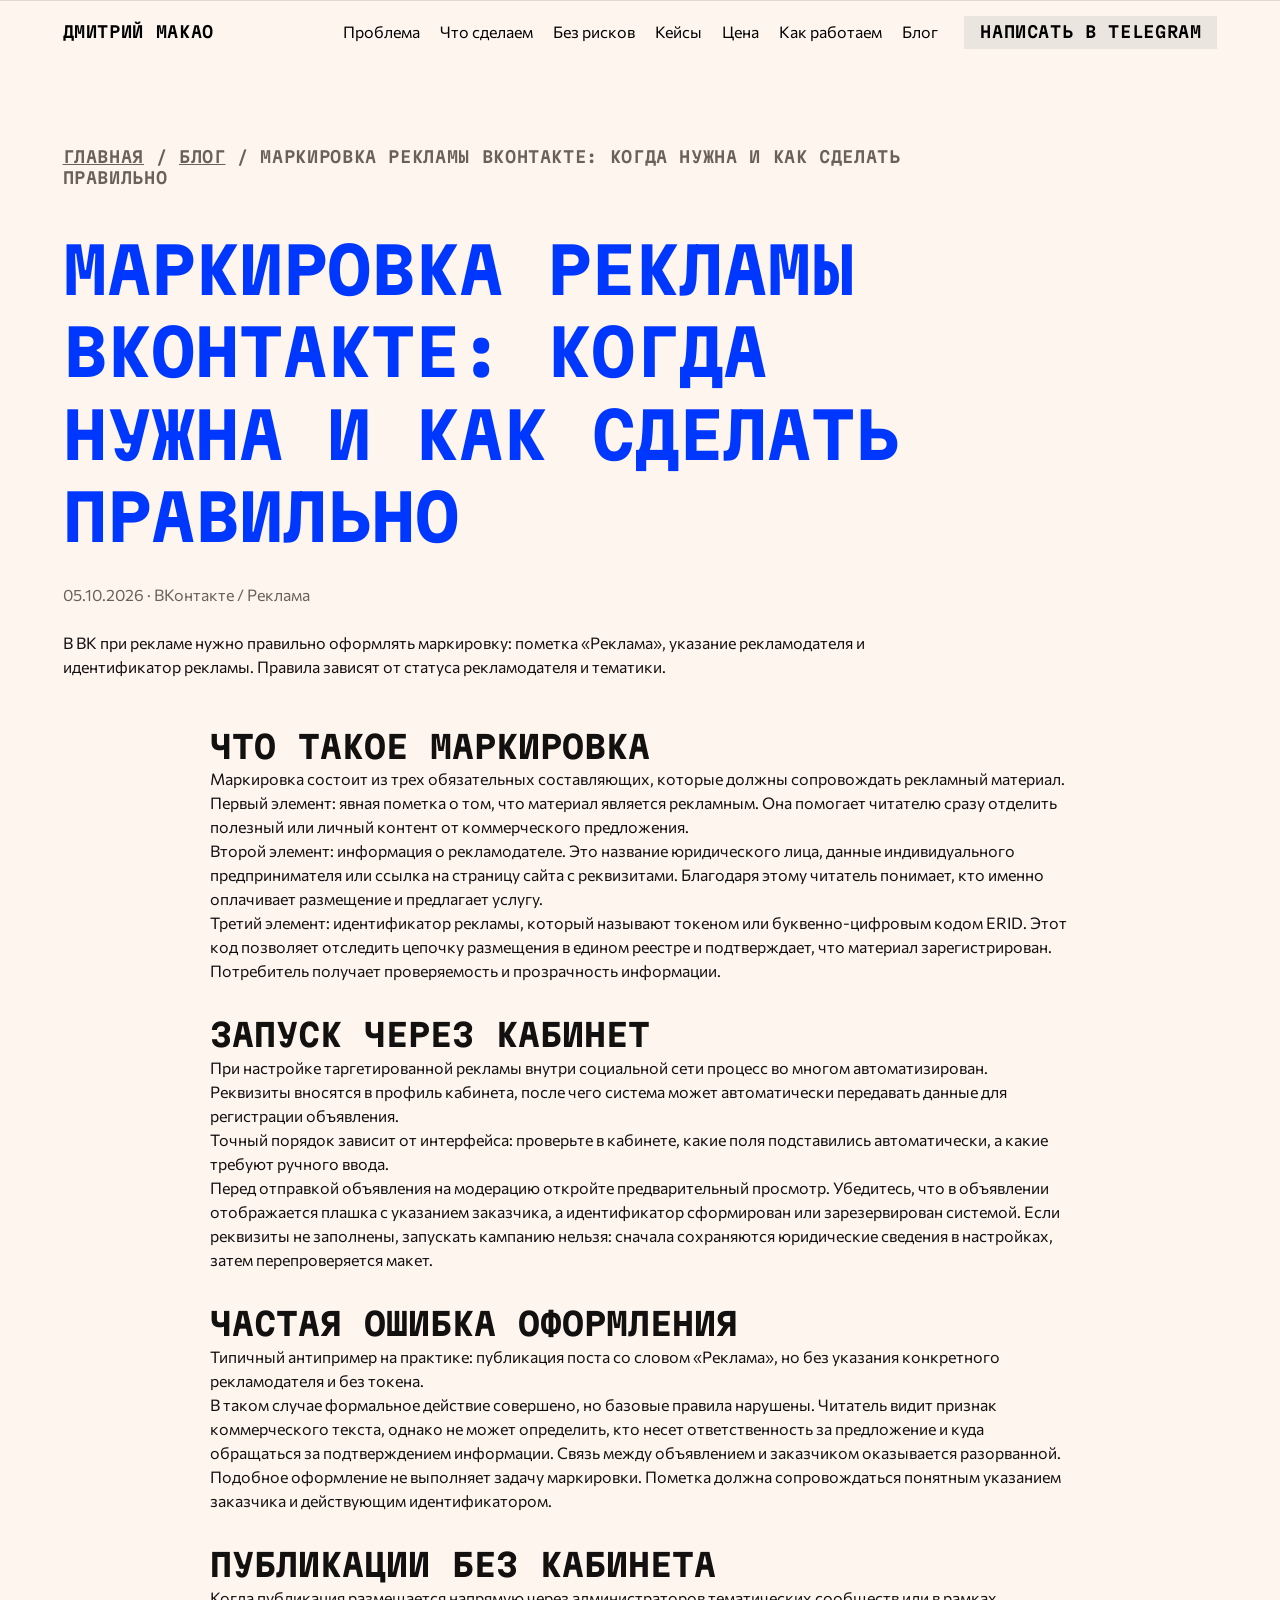
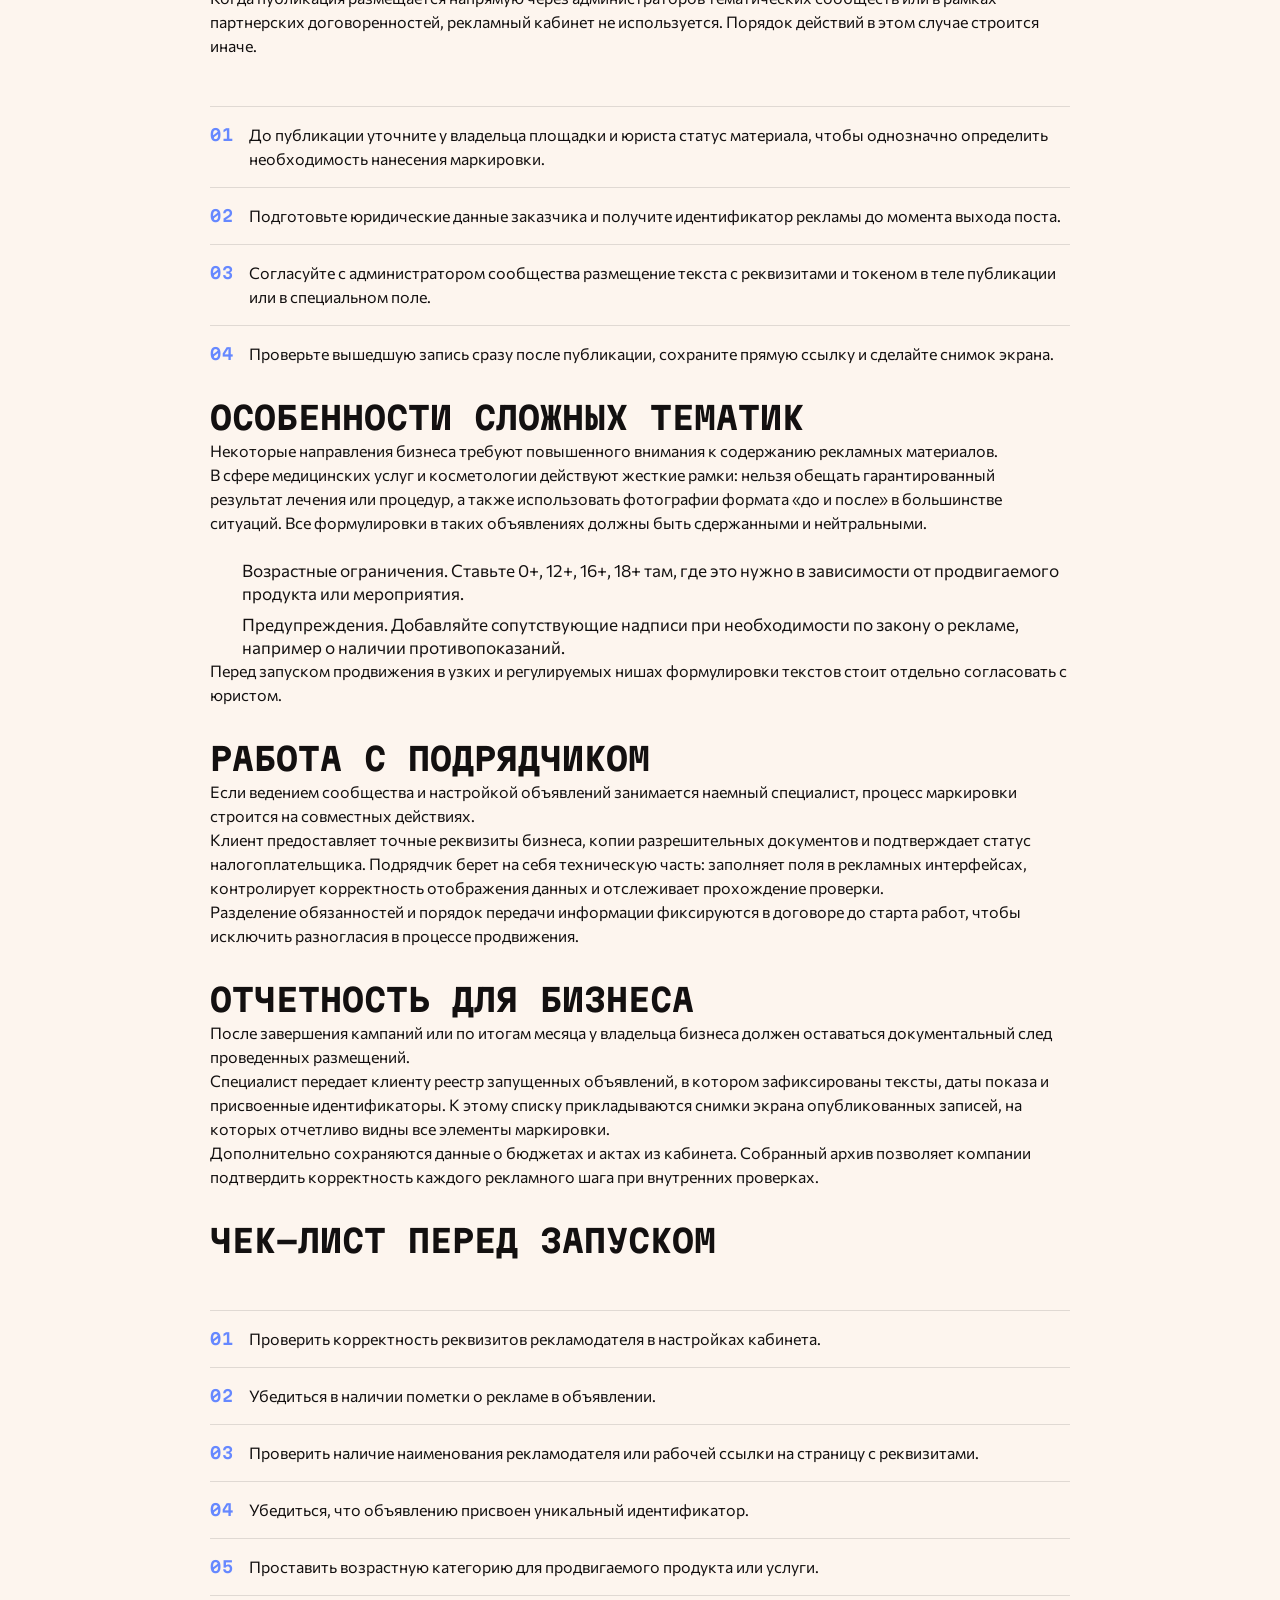
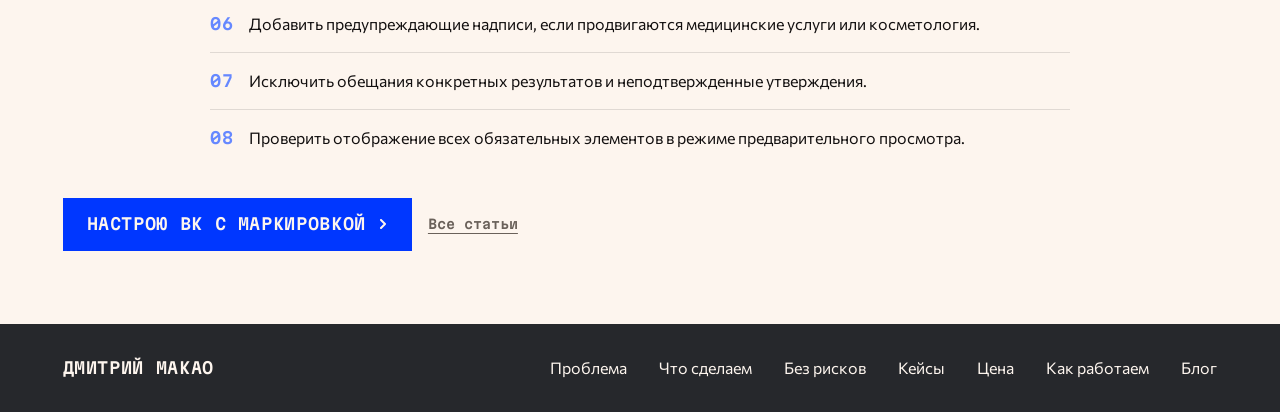
<file: blog/markirovka-reklamy-v-vk-kogda-nuzhna-i-kak-sdelat.html>
<!doctype html>
<html lang="ru">
<head>
  <meta charset="utf-8">
  <meta name="viewport" content="width=device-width, initial-scale=1">
  <title>Маркировка рекламы ВКонтакте: когда нужна и как сделать правильно | Дмитрий Макао</title>
  <meta name="description" content="Когда нужна маркировка рекламы ВКонтакте: пометка «Реклама», рекламодатель, идентификатор. Особенности для медуслуг и как не нарушить закон о рекламе.">
  <link rel="canonical" href="https://dmitrymakao.ru/blog/markirovka-reklamy-v-vk-kogda-nuzhna-i-kak-sdelat.html">
  <meta property="og:type" content="article">
  <meta property="og:title" content="Маркировка рекламы ВКонтакте: когда нужна и как сделать правильно">
  <meta property="og:description" content="Когда нужна маркировка рекламы ВКонтакте: пометка «Реклама», рекламодатель, идентификатор.">
  <meta property="og:url" content="https://dmitrymakao.ru/blog/markirovka-reklamy-v-vk-kogda-nuzhna-i-kak-sdelat.html">
  <meta property="og:locale" content="ru_RU">
  <meta name="theme-color" content="#fdf5ee">
  <link rel="icon" href="../img/favicon.svg" type="image/svg+xml">
  <link rel="stylesheet" href="../css/style.css?v=2026-11-21b">
<link rel="stylesheet" href="../css/fonts-inline.css">
  <script type="application/ld+json">
  {
    "@context": "https://schema.org",
    "@type": "Article",
    "headline": "Маркировка рекламы ВКонтакте: когда нужна и как сделать правильно",
    "datePublished": "2026-10-05",
    "author": {"@type": "Person", "name": "Дмитрий Макао"},
    "publisher": {"@type": "Organization", "name": "Дмитрий Макао"},
    "mainEntityOfPage": "https://dmitrymakao.ru/blog/markirovka-reklamy-v-vk-kogda-nuzhna-i-kak-sdelat.html"
  }
  </script>
  <script type="application/ld+json">
  {
    "@context": "https://schema.org",
    "@type": "BreadcrumbList",
    "itemListElement": [
      {"@type": "ListItem", "position": 1, "name": "Главная", "item": "https://dmitrymakao.ru/"},
      {"@type": "ListItem", "position": 2, "name": "Блог", "item": "https://dmitrymakao.ru/blog.html"},
      {"@type": "ListItem", "position": 3, "name": "Маркировка рекламы ВКонтакте: когда нужна и как сделать правильно", "item": "https://dmitrymakao.ru/blog/markirovka-reklamy-v-vk-kogda-nuzhna-i-kak-sdelat.html"}
    ]
  }
  </script>
</head>
<body>

<svg width="0" height="0" style="position:absolute" aria-hidden="true">
  <defs>
    <symbol id="i-chevron" viewBox="0 0 10 10"><path d="M3 1L7 5L3 9" fill="none" stroke="currentColor" stroke-width="2" stroke-linecap="round" stroke-linejoin="round"/></symbol>
    <symbol id="i-menu" viewBox="0 0 20 20"><path d="M3 5H17M3 10H17M3 15H17" fill="none" stroke="currentColor" stroke-width="3" stroke-linecap="round"/></symbol>
    <symbol id="i-close" viewBox="0 0 20 20"><path d="M2.93 2.93L17.07 17.07M17.07 2.93L2.93 17.07" fill="none" stroke="currentColor" stroke-width="3" stroke-linecap="round"/></symbol>
  </defs>
</svg>

<header class="header">
  <a class="header__logo" href="../index.html#top">Дмитрий Макао</a>
  <nav class="header__nav" aria-label="Разделы">
    <a href="../index.html#problem">Проблема</a>
    <a href="../index.html#what-includes">Что сделаем</a>
    <a href="../index.html#legal">Без рисков</a>
    <a href="../index.html#cases">Кейсы</a>
    <a href="../index.html#price">Цена</a>
    <a href="../index.html#process">Как работаем</a>
    <a href="../blog.html" aria-current="page">Блог</a>
  </nav>
  <div class="header__right">
    <a class="header__tg" href="https://t.me/dmitrymakao" target="_blank" rel="noopener"><span class="header__tg-long">Написать в Telegram</span><span class="header__tg-short">Telegram</span></a>
    <button class="header__burger" type="button" aria-label="Открыть меню" aria-expanded="false" aria-controls="menu"><svg class="icon"><use href="#i-menu"/></svg></button>
  </div>
</header>

<div class="menu" id="menu" aria-label="Меню">
  <div class="menu__top">
    <span class="header__logo">Дмитрий Макао</span>
    <button class="menu__close" type="button" aria-label="Закрыть меню"><svg class="icon"><use href="#i-close"/></svg></button>
  </div>
  <nav class="menu__links" aria-label="Разделы">
    <a href="../index.html#problem">Проблема</a>
    <a href="../index.html#what-includes">Что сделаем</a>
    <a href="../index.html#legal">Без рисков</a>
    <a href="../index.html#cases">Кейсы</a>
    <a href="../index.html#price">Цена</a>
    <a href="../index.html#process">Как работаем</a>
    <a href="../index.html#faq">Частые вопросы</a>
    <a href="../blog.html">Блог</a>
  </nav>
  <a class="btn btn--inverse" href="https://t.me/dmitrymakao" target="_blank" rel="noopener">Написать в Telegram <svg class="icon icon--10"><use href="#i-chevron"/></svg></a>
</div>

<main>
  <article class="section section--line stack" style="padding-top: calc(var(--section-y)*2);">
    <div class="services__head" style="max-width: 860px;">
      <nav class="t-label c-muted" aria-label="Хлебные крошки"><a href="../index.html">Главная</a> / <a href="../blog.html">Блог</a> / <span>Маркировка рекламы ВКонтакте: когда нужна и как сделать правильно</span></nav>
      <h1 class="t-h1 c-accent" style="margin-top: 16px;">Маркировка рекламы ВКонтакте: когда нужна и как сделать правильно</h1>
      <p class="c-muted">05.10.2026 · ВКонтакте / Реклама</p>
      <p>В ВК при рекламе нужно правильно оформлять маркировку: пометка «Реклама», указание рекламодателя и идентификатор рекламы. Правила зависят от статуса рекламодателя и тематики.</p>
    </div>

    <div style="display: grid; gap: 32px; max-width: 860px; align-self: center; width: 100%;">
      <section>
        <h2 class="t-h2">Что такое маркировка</h2>
        <p>Маркировка состоит из трех обязательных составляющих, которые должны сопровождать рекламный материал.</p>
        <p>Первый элемент: явная пометка о том, что материал является рекламным. Она помогает читателю сразу отделить полезный или личный контент от коммерческого предложения.</p>
        <p>Второй элемент: информация о рекламодателе. Это название юридического лица, данные индивидуального предпринимателя или ссылка на страницу сайта с реквизитами. Благодаря этому читатель понимает, кто именно оплачивает размещение и предлагает услугу.</p>
        <p>Третий элемент: идентификатор рекламы, который называют токеном или буквенно-цифровым кодом ERID. Этот код позволяет отследить цепочку размещения в едином реестре и подтверждает, что материал зарегистрирован. Потребитель получает проверяемость и прозрачность информации.</p>
      </section>

      <section>
        <h2 class="t-h2">Запуск через кабинет</h2>
        <p>При настройке таргетированной рекламы внутри социальной сети процесс во многом автоматизирован. Реквизиты вносятся в профиль кабинета, после чего система может автоматически передавать данные для регистрации объявления.</p>
        <p>Точный порядок зависит от интерфейса: проверьте в кабинете, какие поля подставились автоматически, а какие требуют ручного ввода.</p>
        <p>Перед отправкой объявления на модерацию откройте предварительный просмотр. Убедитесь, что в объявлении отображается плашка с указанием заказчика, а идентификатор сформирован или зарезервирован системой. Если реквизиты не заполнены, запускать кампанию нельзя: сначала сохраняются юридические сведения в настройках, затем перепроверяется макет.</p>
      </section>

      <section>
        <h2 class="t-h2">Частая ошибка оформления</h2>
        <p>Типичный антипример на практике: публикация поста со словом «Реклама», но без указания конкретного рекламодателя и без токена.</p>
        <p>В таком случае формальное действие совершено, но базовые правила нарушены. Читатель видит признак коммерческого текста, однако не может определить, кто несет ответственность за предложение и куда обращаться за подтверждением информации. Связь между объявлением и заказчиком оказывается разорванной.</p>
        <p>Подобное оформление не выполняет задачу маркировки. Пометка должна сопровождаться понятным указанием заказчика и действующим идентификатором.</p>
      </section>

      <section>
        <h2 class="t-h2">Публикации без кабинета</h2>
        <p>Когда публикация размещается напрямую через администраторов тематических сообществ или в рамках партнерских договоренностей, рекламный кабинет не используется. Порядок действий в этом случае строится иначе.</p>
        <ol class="pains" style="margin-top: 24px;">
          <li><b>01</b><span>До публикации уточните у владельца площадки и юриста статус материала, чтобы однозначно определить необходимость нанесения маркировки.</span></li>
          <li><b>02</b><span>Подготовьте юридические данные заказчика и получите идентификатор рекламы до момента выхода поста.</span></li>
          <li><b>03</b><span>Согласуйте с администратором сообщества размещение текста с реквизитами и токеном в теле публикации или в специальном поле.</span></li>
          <li><b>04</b><span>Проверьте вышедшую запись сразу после публикации, сохраните прямую ссылку и сделайте снимок экрана.</span></li>
        </ol>
      </section>

      <section>
        <h2 class="t-h2">Особенности сложных тематик</h2>
        <p>Некоторые направления бизнеса требуют повышенного внимания к содержанию рекламных материалов.</p>
        <p>В сфере медицинских услуг и косметологии действуют жесткие рамки: нельзя обещать гарантированный результат лечения или процедур, а также использовать фотографии формата «до и после» в большинстве ситуаций. Все формулировки в таких объявлениях должны быть сдержанными и нейтральными.</p>
        <ul class="options" style="margin-top: 24px;">
          <li><svg class="icon"><use href="#i-check"/></svg>Возрастные ограничения. Ставьте 0+, 12+, 16+, 18+ там, где это нужно в зависимости от продвигаемого продукта или мероприятия.</li>
          <li><svg class="icon"><use href="#i-check"/></svg>Предупреждения. Добавляйте сопутствующие надписи при необходимости по закону о рекламе, например о наличии противопоказаний.</li>
        </ul>
        <p>Перед запуском продвижения в узких и регулируемых нишах формулировки текстов стоит отдельно согласовать с юристом.</p>
      </section>

      <section>
        <h2 class="t-h2">Работа с подрядчиком</h2>
        <p>Если ведением сообщества и настройкой объявлений занимается наемный специалист, процесс маркировки строится на совместных действиях.</p>
        <p>Клиент предоставляет точные реквизиты бизнеса, копии разрешительных документов и подтверждает статус налогоплательщика. Подрядчик берет на себя техническую часть: заполняет поля в рекламных интерфейсах, контролирует корректность отображения данных и отслеживает прохождение проверки.</p>
        <p>Разделение обязанностей и порядок передачи информации фиксируются в договоре до старта работ, чтобы исключить разногласия в процессе продвижения.</p>
      </section>

      <section>
        <h2 class="t-h2">Отчетность для бизнеса</h2>
        <p>После завершения кампаний или по итогам месяца у владельца бизнеса должен оставаться документальный след проведенных размещений.</p>
        <p>Специалист передает клиенту реестр запущенных объявлений, в котором зафиксированы тексты, даты показа и присвоенные идентификаторы. К этому списку прикладываются снимки экрана опубликованных записей, на которых отчетливо видны все элементы маркировки.</p>
        <p>Дополнительно сохраняются данные о бюджетах и актах из кабинета. Собранный архив позволяет компании подтвердить корректность каждого рекламного шага при внутренних проверках.</p>
      </section>

      <section>
        <h2 class="t-h2">Чек-лист перед запуском</h2>
        <ol class="pains" style="margin-top: 24px;">
          <li><b>01</b><span>Проверить корректность реквизитов рекламодателя в настройках кабинета.</span></li>
          <li><b>02</b><span>Убедиться в наличии пометки о рекламе в объявлении.</span></li>
          <li><b>03</b><span>Проверить наличие наименования рекламодателя или рабочей ссылки на страницу с реквизитами.</span></li>
          <li><b>04</b><span>Убедиться, что объявлению присвоен уникальный идентификатор.</span></li>
          <li><b>05</b><span>Проставить возрастную категорию для продвигаемого продукта или услуги.</span></li>
          <li><b>06</b><span>Добавить предупреждающие надписи, если продвигаются медицинские услуги или косметология.</span></li>
          <li><b>07</b><span>Исключить обещания конкретных результатов и неподтвержденные утверждения.</span></li>
          <li><b>08</b><span>Проверить отображение всех обязательных элементов в режиме предварительного просмотра.</span></li>
        </ol>
      </section>
    </div>

      <div style="display: flex; flex-wrap: wrap; gap: 16px; align-items: center;">
        <a class="btn btn--fill" href="https://t.me/dmitrymakao" target="_blank" rel="noopener">Настрою ВК с маркировкой <svg class="icon icon--10"><use href="#i-chevron"/></svg></a>
        <a class="article-back" href="../blog.html">Все статьи</a>
      </div>
    </div>
  </article>
</main>

<footer class="footer">
  <a class="footer__logo" href="../index.html#top">Дмитрий Макао</a>
  <nav aria-label="Разделы">
    <a href="../index.html#problem">Проблема</a>
    <a href="../index.html#what-includes">Что сделаем</a>
    <a href="../index.html#legal">Без рисков</a>
    <a href="../index.html#cases">Кейсы</a>
    <a href="../index.html#price">Цена</a>
    <a href="../index.html#process">Как работаем</a>
    <a href="../blog.html">Блог</a>
  </nav>
</footer>

<script src="../js/main.js" defer></script>
</body>
</html>
</file>
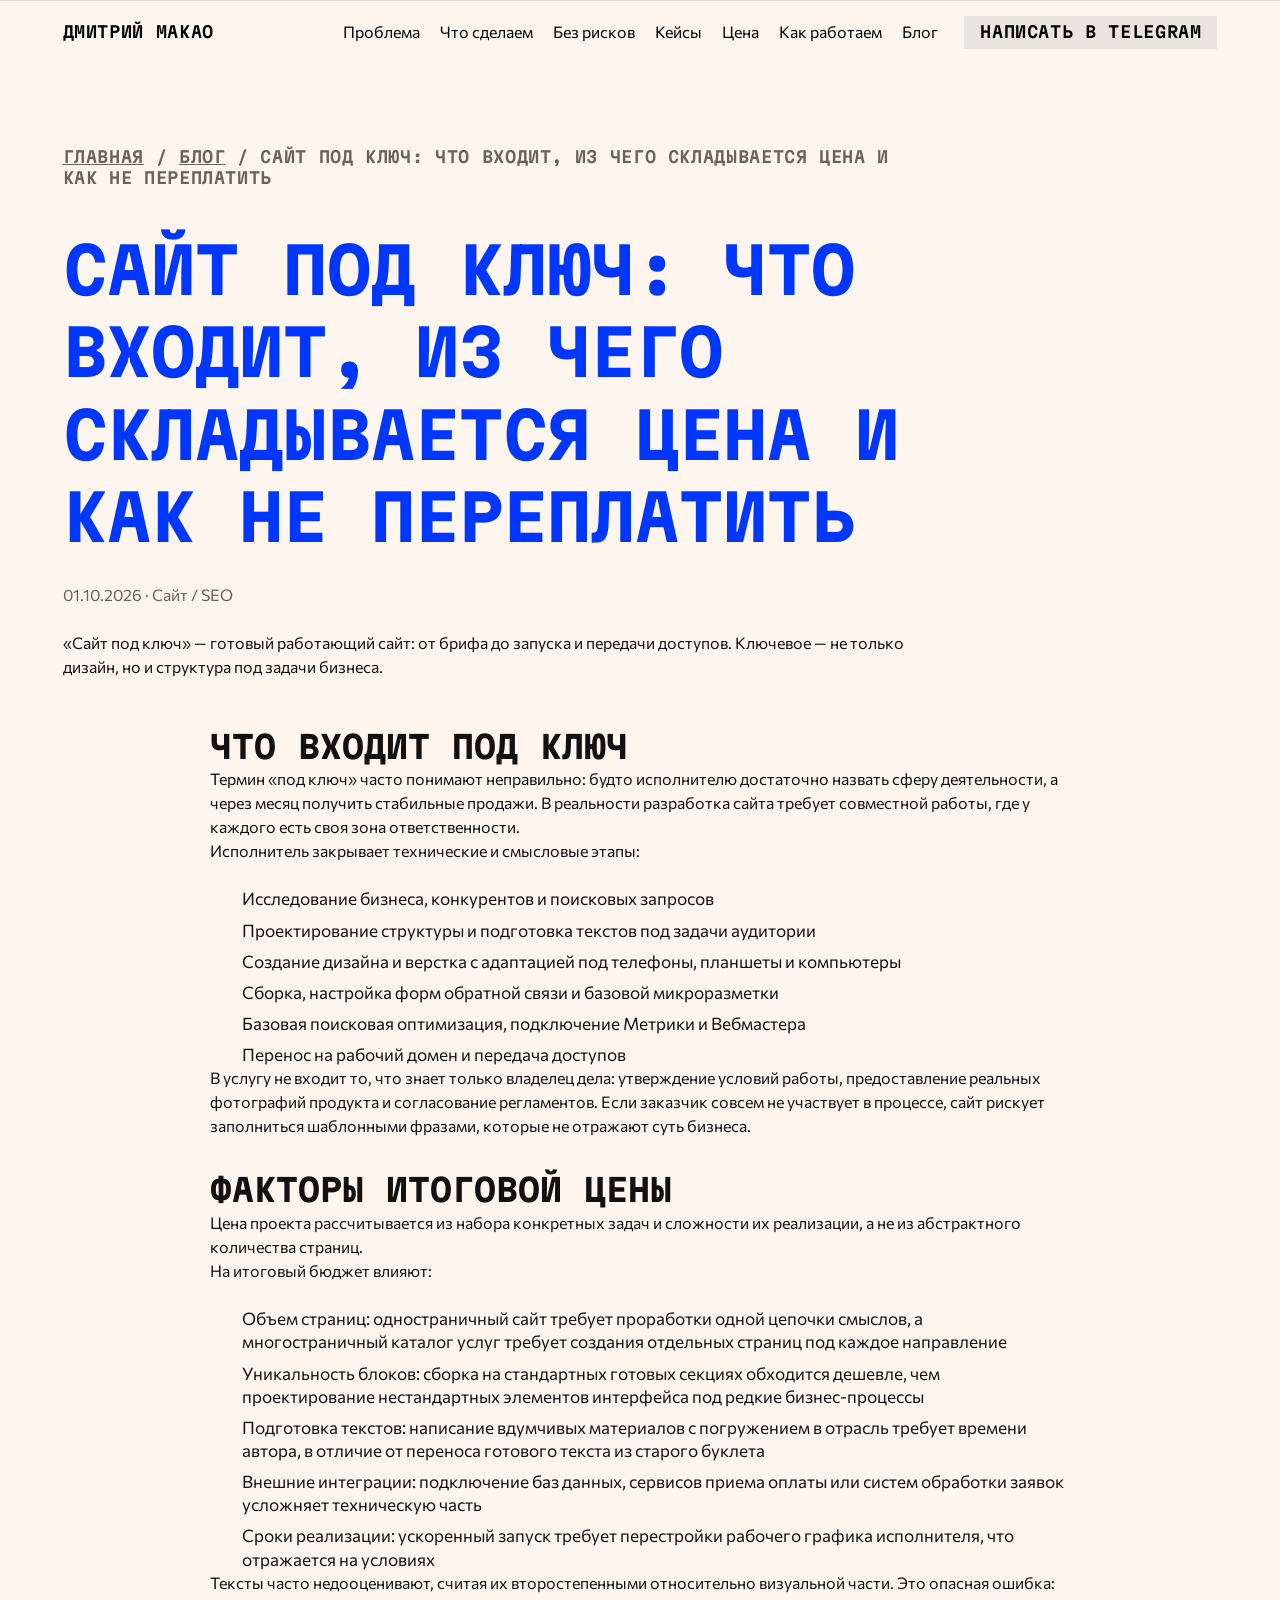
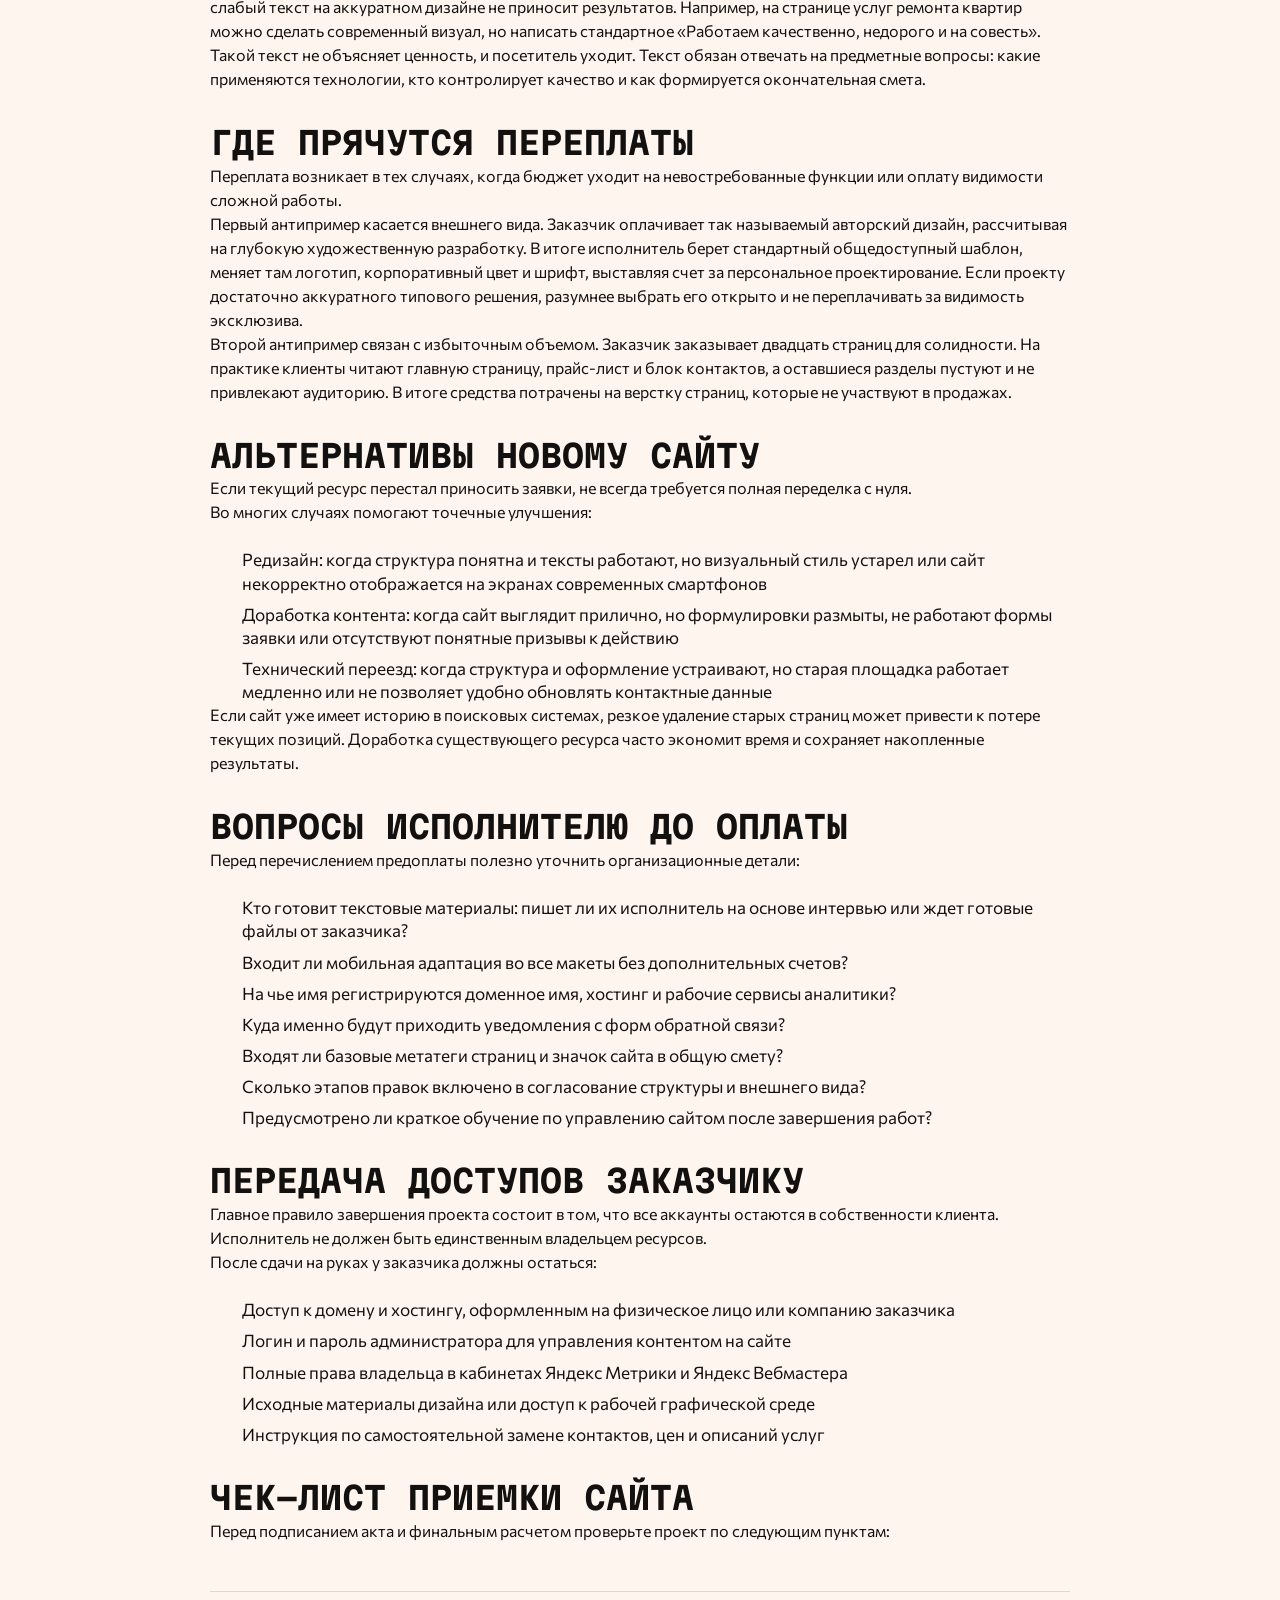
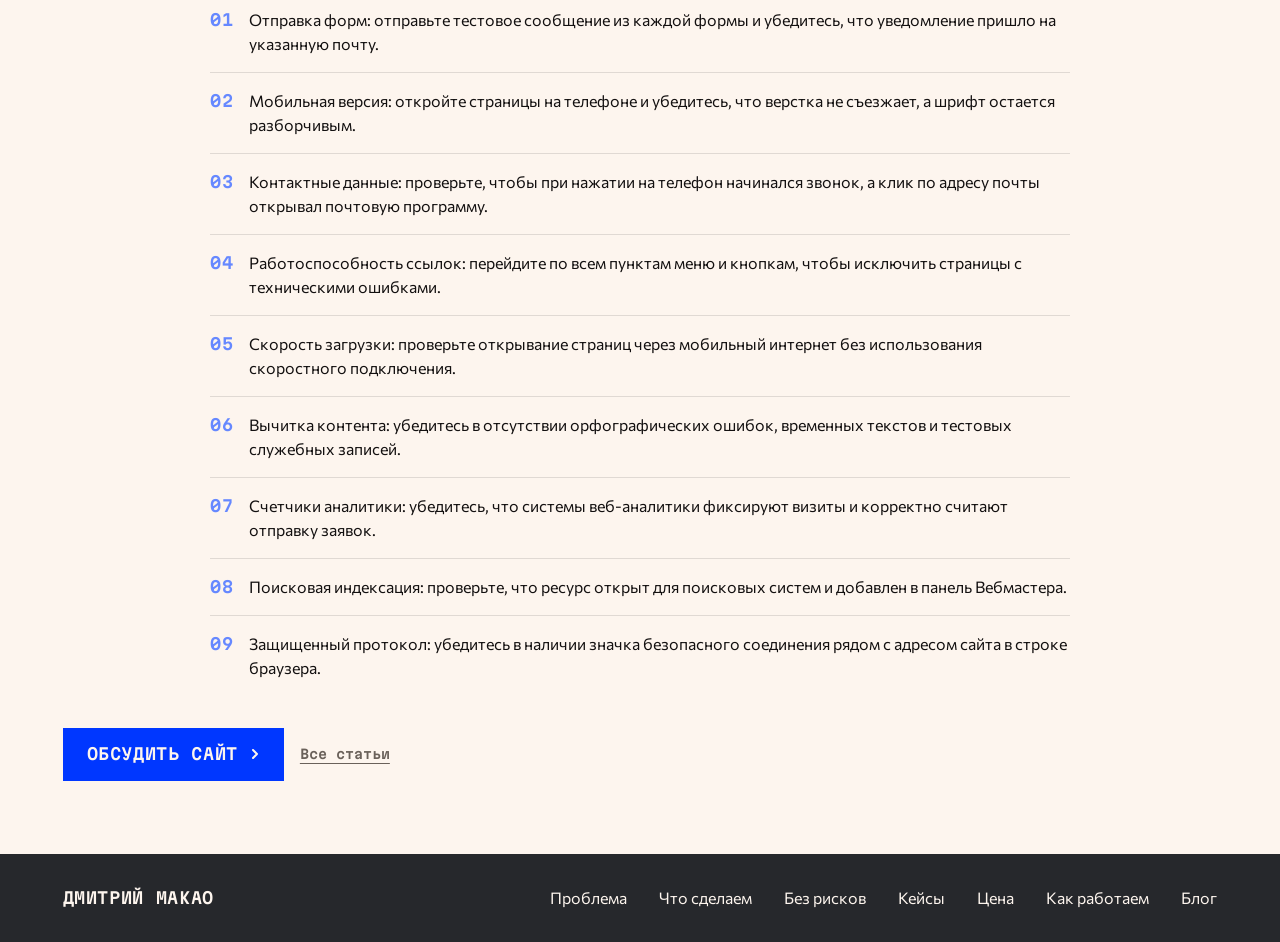
<file: blog/sajt-pod-klyuch-chto-vhodit-i-kak-ne-pereplatit.html>
<!doctype html>
<html lang="ru">
<head>
  <meta charset="utf-8">
  <meta name="viewport" content="width=device-width, initial-scale=1">
  <title>Сайт под ключ: что входит, из чего складывается цена и как не переплатить | Дмитрий Макао</title>
  <meta name="description" content="Что реально входит в сайт под ключ, из чего складывается цена, отличия от редизайна и шаблонов. Чек-лист для владельца бизнеса.">
  <link rel="canonical" href="https://dmitrymakao.ru/blog/sajt-pod-klyuch-chto-vhodit-i-kak-ne-pereplatit.html">
  <meta property="og:type" content="article">
  <meta property="og:title" content="Сайт под ключ: что входит, из чего складывается цена и как не переплатить">
  <meta property="og:description" content="Что реально входит в сайт под ключ, из чего складывается цена, отличия от редизайна и шаблонов.">
  <meta property="og:url" content="https://dmitrymakao.ru/blog/sajt-pod-klyuch-chto-vhodit-i-kak-ne-pereplatit.html">
  <meta property="og:locale" content="ru_RU">
  <meta name="theme-color" content="#fdf5ee">
  <link rel="icon" href="../img/favicon.svg" type="image/svg+xml">
  <link rel="stylesheet" href="../css/style.css?v=2026-11-21b">
<link rel="stylesheet" href="../css/fonts-inline.css">
  <script type="application/ld+json">
  {
    "@context": "https://schema.org",
    "@type": "Article",
    "headline": "Сайт под ключ: что входит, из чего складывается цена и как не переплатить",
    "datePublished": "2026-10-01",
    "author": {"@type": "Person", "name": "Дмитрий Макао"},
    "publisher": {"@type": "Organization", "name": "Дмитрий Макао"},
    "mainEntityOfPage": "https://dmitrymakao.ru/blog/sajt-pod-klyuch-chto-vhodit-i-kak-ne-pereplatit.html"
  }
  </script>
  <script type="application/ld+json">
  {
    "@context": "https://schema.org",
    "@type": "BreadcrumbList",
    "itemListElement": [
      {"@type": "ListItem", "position": 1, "name": "Главная", "item": "https://dmitrymakao.ru/"},
      {"@type": "ListItem", "position": 2, "name": "Блог", "item": "https://dmitrymakao.ru/blog.html"},
      {"@type": "ListItem", "position": 3, "name": "Сайт под ключ: что входит, из чего складывается цена и как не переплатить", "item": "https://dmitrymakao.ru/blog/sajt-pod-klyuch-chto-vhodit-i-kak-ne-pereplatit.html"}
    ]
  }
  </script>
</head>
<body>

<svg width="0" height="0" style="position:absolute" aria-hidden="true">
  <defs>
    <symbol id="i-chevron" viewBox="0 0 10 10"><path d="M3 1L7 5L3 9" fill="none" stroke="currentColor" stroke-width="2" stroke-linecap="round" stroke-linejoin="round"/></symbol>
    <symbol id="i-menu" viewBox="0 0 20 20"><path d="M3 5H17M3 10H17M3 15H17" fill="none" stroke="currentColor" stroke-width="3" stroke-linecap="round"/></symbol>
    <symbol id="i-close" viewBox="0 0 20 20"><path d="M2.93 2.93L17.07 17.07M17.07 2.93L2.93 17.07" fill="none" stroke="currentColor" stroke-width="3" stroke-linecap="round"/></symbol>
  </defs>
</svg>

<header class="header">
  <a class="header__logo" href="../index.html#top">Дмитрий Макао</a>
  <nav class="header__nav" aria-label="Разделы">
    <a href="../index.html#problem">Проблема</a>
    <a href="../index.html#what-includes">Что сделаем</a>
    <a href="../index.html#legal">Без рисков</a>
    <a href="../index.html#cases">Кейсы</a>
    <a href="../index.html#price">Цена</a>
    <a href="../index.html#process">Как работаем</a>
    <a href="../blog.html" aria-current="page">Блог</a>
  </nav>
  <div class="header__right">
    <a class="header__tg" href="https://t.me/dmitrymakao" target="_blank" rel="noopener"><span class="header__tg-long">Написать в Telegram</span><span class="header__tg-short">Telegram</span></a>
    <button class="header__burger" type="button" aria-label="Открыть меню" aria-expanded="false" aria-controls="menu"><svg class="icon"><use href="#i-menu"/></svg></button>
  </div>
</header>

<div class="menu" id="menu" aria-label="Меню">
  <div class="menu__top">
    <span class="header__logo">Дмитрий Макао</span>
    <button class="menu__close" type="button" aria-label="Закрыть меню"><svg class="icon"><use href="#i-close"/></svg></button>
  </div>
  <nav class="menu__links" aria-label="Разделы">
    <a href="../index.html#problem">Проблема</a>
    <a href="../index.html#what-includes">Что сделаем</a>
    <a href="../index.html#legal">Без рисков</a>
    <a href="../index.html#cases">Кейсы</a>
    <a href="../index.html#price">Цена</a>
    <a href="../index.html#process">Как работаем</a>
    <a href="../index.html#faq">Частые вопросы</a>
    <a href="../blog.html">Блог</a>
  </nav>
  <a class="btn btn--inverse" href="https://t.me/dmitrymakao" target="_blank" rel="noopener">Написать в Telegram <svg class="icon icon--10"><use href="#i-chevron"/></svg></a>
</div>

<main>
  <article class="section section--line stack" style="padding-top: calc(var(--section-y)*2);">
    <div class="services__head" style="max-width: 860px;">
      <nav class="t-label c-muted" aria-label="Хлебные крошки"><a href="../index.html">Главная</a> / <a href="../blog.html">Блог</a> / <span>Сайт под ключ: что входит, из чего складывается цена и как не переплатить</span></nav>
      <h1 class="t-h1 c-accent" style="margin-top: 16px;">Сайт под ключ: что входит, из чего складывается цена и как не переплатить</h1>
      <p class="c-muted">01.10.2026 · Сайт / SEO</p>
      <p>«Сайт под ключ» — готовый работающий сайт: от брифа до запуска и передачи доступов. Ключевое — не только дизайн, но и структура под задачи бизнеса.</p>
    </div>

    <div style="display: grid; gap: 32px; max-width: 860px; align-self: center; width: 100%;">
      <section>
        <h2 class="t-h2">Что входит под ключ</h2>
        <p>Термин «под ключ» часто понимают неправильно: будто исполнителю достаточно назвать сферу деятельности, а через месяц получить стабильные продажи. В реальности разработка сайта требует совместной работы, где у каждого есть своя зона ответственности.</p>
        <p>Исполнитель закрывает технические и смысловые этапы:</p>
        <ul class="options" style="margin-top: 24px;">
          <li><svg class="icon"><use href="#i-check"/></svg>Исследование бизнеса, конкурентов и поисковых запросов</li>
          <li><svg class="icon"><use href="#i-check"/></svg>Проектирование структуры и подготовка текстов под задачи аудитории</li>
          <li><svg class="icon"><use href="#i-check"/></svg>Создание дизайна и верстка с адаптацией под телефоны, планшеты и компьютеры</li>
          <li><svg class="icon"><use href="#i-check"/></svg>Сборка, настройка форм обратной связи и базовой микроразметки</li>
          <li><svg class="icon"><use href="#i-check"/></svg>Базовая поисковая оптимизация, подключение Метрики и Вебмастера</li>
          <li><svg class="icon"><use href="#i-check"/></svg>Перенос на рабочий домен и передача доступов</li>
        </ul>
        <p>В услугу не входит то, что знает только владелец дела: утверждение условий работы, предоставление реальных фотографий продукта и согласование регламентов. Если заказчик совсем не участвует в процессе, сайт рискует заполниться шаблонными фразами, которые не отражают суть бизнеса.</p>
      </section>

      <section>
        <h2 class="t-h2">Факторы итоговой цены</h2>
        <p>Цена проекта рассчитывается из набора конкретных задач и сложности их реализации, а не из абстрактного количества страниц.</p>
        <p>На итоговый бюджет влияют:</p>
        <ul class="options" style="margin-top: 24px;">
          <li><svg class="icon"><use href="#i-check"/></svg>Объем страниц: одностраничный сайт требует проработки одной цепочки смыслов, а многостраничный каталог услуг требует создания отдельных страниц под каждое направление</li>
          <li><svg class="icon"><use href="#i-check"/></svg>Уникальность блоков: сборка на стандартных готовых секциях обходится дешевле, чем проектирование нестандартных элементов интерфейса под редкие бизнес-процессы</li>
          <li><svg class="icon"><use href="#i-check"/></svg>Подготовка текстов: написание вдумчивых материалов с погружением в отрасль требует времени автора, в отличие от переноса готового текста из старого буклета</li>
          <li><svg class="icon"><use href="#i-check"/></svg>Внешние интеграции: подключение баз данных, сервисов приема оплаты или систем обработки заявок усложняет техническую часть</li>
          <li><svg class="icon"><use href="#i-check"/></svg>Сроки реализации: ускоренный запуск требует перестройки рабочего графика исполнителя, что отражается на условиях</li>
        </ul>
        <p>Тексты часто недооценивают, считая их второстепенными относительно визуальной части. Это опасная ошибка: слабый текст на аккуратном дизайне не приносит результатов. Например, на странице услуг ремонта квартир можно сделать современный визуал, но написать стандартное «Работаем качественно, недорого и на совесть». Такой текст не объясняет ценность, и посетитель уходит. Текст обязан отвечать на предметные вопросы: какие применяются технологии, кто контролирует качество и как формируется окончательная смета.</p>
      </section>

      <section>
        <h2 class="t-h2">Где прячутся переплаты</h2>
        <p>Переплата возникает в тех случаях, когда бюджет уходит на невостребованные функции или оплату видимости сложной работы.</p>
        <p>Первый антипример касается внешнего вида. Заказчик оплачивает так называемый авторский дизайн, рассчитывая на глубокую художественную разработку. В итоге исполнитель берет стандартный общедоступный шаблон, меняет там логотип, корпоративный цвет и шрифт, выставляя счет за персональное проектирование. Если проекту достаточно аккуратного типового решения, разумнее выбрать его открыто и не переплачивать за видимость эксклюзива.</p>
        <p>Второй антипример связан с избыточным объемом. Заказчик заказывает двадцать страниц для солидности. На практике клиенты читают главную страницу, прайс-лист и блок контактов, а оставшиеся разделы пустуют и не привлекают аудиторию. В итоге средства потрачены на верстку страниц, которые не участвуют в продажах.</p>
      </section>

      <section>
        <h2 class="t-h2">Альтернативы новому сайту</h2>
        <p>Если текущий ресурс перестал приносить заявки, не всегда требуется полная переделка с нуля.</p>
        <p>Во многих случаях помогают точечные улучшения:</p>
        <ul class="options" style="margin-top: 24px;">
          <li><svg class="icon"><use href="#i-check"/></svg>Редизайн: когда структура понятна и тексты работают, но визуальный стиль устарел или сайт некорректно отображается на экранах современных смартфонов</li>
          <li><svg class="icon"><use href="#i-check"/></svg>Доработка контента: когда сайт выглядит прилично, но формулировки размыты, не работают формы заявки или отсутствуют понятные призывы к действию</li>
          <li><svg class="icon"><use href="#i-check"/></svg>Технический переезд: когда структура и оформление устраивают, но старая площадка работает медленно или не позволяет удобно обновлять контактные данные</li>
        </ul>
        <p>Если сайт уже имеет историю в поисковых системах, резкое удаление старых страниц может привести к потере текущих позиций. Доработка существующего ресурса часто экономит время и сохраняет накопленные результаты.</p>
      </section>

      <section>
        <h2 class="t-h2">Вопросы исполнителю до оплаты</h2>
        <p>Перед перечислением предоплаты полезно уточнить организационные детали:</p>
        <ul class="options" style="margin-top: 24px;">
          <li><svg class="icon"><use href="#i-check"/></svg>Кто готовит текстовые материалы: пишет ли их исполнитель на основе интервью или ждет готовые файлы от заказчика?</li>
          <li><svg class="icon"><use href="#i-check"/></svg>Входит ли мобильная адаптация во все макеты без дополнительных счетов?</li>
          <li><svg class="icon"><use href="#i-check"/></svg>На чье имя регистрируются доменное имя, хостинг и рабочие сервисы аналитики?</li>
          <li><svg class="icon"><use href="#i-check"/></svg>Куда именно будут приходить уведомления с форм обратной связи?</li>
          <li><svg class="icon"><use href="#i-check"/></svg>Входят ли базовые метатеги страниц и значок сайта в общую смету?</li>
          <li><svg class="icon"><use href="#i-check"/></svg>Сколько этапов правок включено в согласование структуры и внешнего вида?</li>
          <li><svg class="icon"><use href="#i-check"/></svg>Предусмотрено ли краткое обучение по управлению сайтом после завершения работ?</li>
        </ul>
      </section>

      <section>
        <h2 class="t-h2">Передача доступов заказчику</h2>
        <p>Главное правило завершения проекта состоит в том, что все аккаунты остаются в собственности клиента. Исполнитель не должен быть единственным владельцем ресурсов.</p>
        <p>После сдачи на руках у заказчика должны остаться:</p>
        <ul class="options" style="margin-top: 24px;">
          <li><svg class="icon"><use href="#i-check"/></svg>Доступ к домену и хостингу, оформленным на физическое лицо или компанию заказчика</li>
          <li><svg class="icon"><use href="#i-check"/></svg>Логин и пароль администратора для управления контентом на сайте</li>
          <li><svg class="icon"><use href="#i-check"/></svg>Полные права владельца в кабинетах Яндекс Метрики и Яндекс Вебмастера</li>
          <li><svg class="icon"><use href="#i-check"/></svg>Исходные материалы дизайна или доступ к рабочей графической среде</li>
          <li><svg class="icon"><use href="#i-check"/></svg>Инструкция по самостоятельной замене контактов, цен и описаний услуг</li>
        </ul>
      </section>

      <section>
        <h2 class="t-h2">Чек-лист приемки сайта</h2>
        <p>Перед подписанием акта и финальным расчетом проверьте проект по следующим пунктам:</p>
        <ol class="pains" style="margin-top: 24px;">
          <li><b>01</b><span>Отправка форм: отправьте тестовое сообщение из каждой формы и убедитесь, что уведомление пришло на указанную почту.</span></li>
          <li><b>02</b><span>Мобильная версия: откройте страницы на телефоне и убедитесь, что верстка не съезжает, а шрифт остается разборчивым.</span></li>
          <li><b>03</b><span>Контактные данные: проверьте, чтобы при нажатии на телефон начинался звонок, а клик по адресу почты открывал почтовую программу.</span></li>
          <li><b>04</b><span>Работоспособность ссылок: перейдите по всем пунктам меню и кнопкам, чтобы исключить страницы с техническими ошибками.</span></li>
          <li><b>05</b><span>Скорость загрузки: проверьте открывание страниц через мобильный интернет без использования скоростного подключения.</span></li>
          <li><b>06</b><span>Вычитка контента: убедитесь в отсутствии орфографических ошибок, временных текстов и тестовых служебных записей.</span></li>
          <li><b>07</b><span>Счетчики аналитики: убедитесь, что системы веб-аналитики фиксируют визиты и корректно считают отправку заявок.</span></li>
          <li><b>08</b><span>Поисковая индексация: проверьте, что ресурс открыт для поисковых систем и добавлен в панель Вебмастера.</span></li>
          <li><b>09</b><span>Защищенный протокол: убедитесь в наличии значка безопасного соединения рядом с адресом сайта в строке браузера.</span></li>
        </ol>
      </section>
    </div>

      <div style="display: flex; flex-wrap: wrap; gap: 16px; align-items: center;">
        <a class="btn btn--fill" href="https://t.me/dmitrymakao" target="_blank" rel="noopener">Обсудить сайт <svg class="icon icon--10"><use href="#i-chevron"/></svg></a>
        <a class="article-back" href="../blog.html">Все статьи</a>
      </div>
    </div>
  </article>
</main>

<footer class="footer">
  <a class="footer__logo" href="../index.html#top">Дмитрий Макао</a>
  <nav aria-label="Разделы">
    <a href="../index.html#problem">Проблема</a>
    <a href="../index.html#what-includes">Что сделаем</a>
    <a href="../index.html#legal">Без рисков</a>
    <a href="../index.html#cases">Кейсы</a>
    <a href="../index.html#price">Цена</a>
    <a href="../index.html#process">Как работаем</a>
    <a href="../blog.html">Блог</a>
  </nav>
</footer>

<script src="../js/main.js" defer></script>
</body>
</html>
</file>
<file: css/style.css>
/* Сайт-портфолио Дмитрия Макао — стили.
   Канон текстов — десктоп 1920 в Figma; размеры плавно 390 → 1920 (решение 08.10).
   Кегли на 1024 = по прямой между 390 и 1920; H3 на 768–1279 — 18 (Дмитрий, 08.10). */

/* Commissioner — свой хостинг (OFL, fonts/OFL-Commissioner.txt); подмножество латиница + кириллица, 09.10 */
@font-face { font-family: "Commissioner"; font-weight: 400; font-style: normal; font-display: swap; src: url("../fonts/commissioner-regular.woff") format("woff"); }
@font-face { font-family: "Commissioner"; font-weight: 600; font-style: normal; font-display: swap; src: url("../fonts/commissioner-semibold.woff") format("woff"); }
/* Martian Mono — свой хостинг (OFL, fonts/OFL-MartianMono.txt); подмножество латиница + кириллица, 09.10 */
@font-face { font-family: "Martian Mono"; font-weight: 600; font-style: normal; font-display: swap; src: url("../fonts/martian-mono-semibold.woff") format("woff"); }
@font-face { font-family: "Martian Mono"; font-weight: 700; font-style: normal; font-display: swap; src: url("../fonts/martian-mono-bold.woff") format("woff"); }

:root {
  --bg: #fdf5ee;
  --surface: #f0e8e1;
  --ink: #131010;
  --muted: #6a615a;
  --accent: #0037ff;
  --accent-on-dark: #6688ff; /* синий для тёмного фона: контраст 4,6 : 1 к #26282c (08.10) */
  --dark: #26282c;
  --line: rgba(16, 17, 19, 0.12);

  --font-mono: "Martian Mono", ui-monospace, "SFMono-Regular", Menlo, monospace;
  --font-text: "Commissioner", system-ui, -apple-system, "Segoe UI", sans-serif;

  /* поля: 16 (390) → 48 (1024) → 96 (1920) */
  --gutter: clamp(16px, calc(5.2288vw - 4.39px), 96px);
  /* вертикальные отступы секций: 48 телефон, 64 на 768–1024, до 96 на 1920 */
  --section-y: 48px;

  --fs-hero: clamp(42px, calc(34.93px + 1.8137vw), 70px);
  --fs-h1: clamp(39px, calc(28.29px + 2.745vw), 81px);
  --fs-accent: clamp(31px, calc(25.14px + 1.5033vw), 54px);
  --fs-h2: clamp(25px, calc(22.2px + 0.719vw), 36px);
  --fs-h3: 20px;
  --fs-price-h: clamp(25px, calc(17.61px + 1.8954vw), 54px);
  --fs-tariff: clamp(22px, calc(20.47px + 0.392vw), 28px);
  --fs-cost: clamp(30px, calc(28.47px + 0.392vw), 36px);
  --fs-option: clamp(16px, calc(15.49px + 0.1307vw), 18px);
  --fs-text: 16px;
  --fs-small: 14px;
}

@media (min-width: 768px) {
  :root {
    --section-y: clamp(64px, calc(27.43px + 3.571vw), 96px);
    --fs-h3: clamp(18px, calc(11.14px + 0.6696vw), 24px);
  }
}

*, *::before, *::after { box-sizing: border-box; }
html { -webkit-text-size-adjust: 100%; scroll-behavior: smooth; }
@media (prefers-reduced-motion: reduce) { html { scroll-behavior: auto; } }
body {
  margin: 0;
  background: var(--bg);
  color: var(--ink);
  font-family: var(--font-text);
  font-size: var(--fs-text);
  line-height: 1.5;
  overflow-x: hidden;
}
img, svg { display: block; max-width: 100%; }
img { height: auto; }
a { color: inherit; }
button { font: inherit; color: inherit; background: none; border: 0; padding: 0; cursor: pointer; }
h1, h2, h3, p, ul, ol { margin: 0; }
ul, ol { padding: 0; list-style: none; }
section[id] { scroll-margin-top: 64px; }
:focus-visible { outline: 2px solid var(--accent); outline-offset: 3px; }
.visually-hidden { position: absolute !important; width: 1px; height: 1px; overflow: hidden; clip: rect(0 0 0 0); white-space: nowrap; }

/* ---------- типографика ---------- */
.t-mono { font-family: var(--font-mono); text-transform: uppercase; }
.t-h1 { font-family: var(--font-mono); font-weight: 700; font-size: var(--fs-h1); line-height: 1.3; text-transform: uppercase; }
.t-h2 { font-family: var(--font-mono); font-weight: 700; font-size: var(--fs-h2); line-height: 1.3; text-transform: uppercase; }
.t-h3 { font-family: var(--font-mono); font-weight: 600; font-size: var(--fs-h3); line-height: 1.3; text-transform: uppercase; }
.t-accent { font-family: var(--font-mono); font-weight: 700; font-size: var(--fs-accent); line-height: 1.3; text-transform: uppercase; }
.t-label { font-family: var(--font-mono); font-weight: 600; font-size: 16px; line-height: 1.3; letter-spacing: 0.04em; text-transform: uppercase; }
.c-accent { color: var(--accent); }
/* заголовки секций — по центру экрана на всех ширинах (Дмитрий, 09.10) */
.h-center { align-self: stretch; text-align: center; }
.c-muted { color: var(--muted); }

.section { padding: var(--section-y) var(--gutter); }
.section--line { border-top: 1px solid var(--line); }
.section--dark { background: var(--dark); color: var(--bg); }
.section--surface { background: var(--surface); }
.section--accent { background: var(--accent); color: var(--bg); }
.stack { display: flex; flex-direction: column; align-items: flex-start; gap: 48px; }

/* ---------- иконки ---------- */
.icon { flex: none; width: 20px; height: 20px; }
.icon--10 { width: 10px; height: 10px; }
.icon path { vector-effect: non-scaling-stroke; }

/* ---------- кнопки ---------- */
.btn {
  display: inline-flex; align-items: center; justify-content: center; gap: 12px;
  padding: 16px 24px;
  font-family: var(--font-mono); font-weight: 600; font-size: 16px; line-height: 1.3;
  letter-spacing: 0.04em; text-transform: uppercase; text-decoration: none;
  white-space: nowrap;
  transition: background-color .2s, color .2s, border-color .2s;
}
.btn--fill { background: var(--accent); color: var(--bg); }
.btn--fill:hover { background: var(--ink); }
.btn--line { border: 1px solid var(--ink); color: var(--ink); }
.btn--line:hover { background: var(--ink); color: var(--bg); }
.btn--inverse { background: var(--bg); color: var(--accent); }
.btn--inverse:hover { background: var(--ink); color: var(--bg); }
.btn--small { padding: 10px 20px; font-size: 14px; gap: 10px; }
.btn--block { width: 100%; }

/* ---------- шапка ---------- */
.header {
  position: fixed; inset: 0 0 auto 0; z-index: 50;
  display: flex; align-items: center; justify-content: space-between; gap: 24px;
  padding: 16px var(--gutter);
  color: var(--bg);
  mix-blend-mode: difference;
}
.header__logo { font-family: var(--font-mono); font-weight: 600; font-size: 16px; line-height: 1.3; letter-spacing: 0.04em; text-transform: uppercase; text-decoration: none; white-space: nowrap; }
.header__nav { position: absolute; left: 50%; top: 50%; transform: translate(-50%, -50%); display: none; gap: clamp(20px, calc(2.679vw - 3.43px), 48px); white-space: nowrap; }
.header__nav a { text-decoration: none; }
.header__nav a:hover { text-decoration: underline; text-underline-offset: 4px; }
.header__right { display: flex; align-items: center; gap: 16px; }
.header__tg { display: none; background: var(--ink); color: var(--bg); padding: 6px 16px; font-family: var(--font-mono); font-weight: 600; font-size: 16px; line-height: 1.3; letter-spacing: 0.04em; text-transform: uppercase; text-decoration: none; white-space: nowrap; }
.header__tg-short { display: none; }
.header__burger { display: inline-flex; width: 32px; height: 32px; align-items: center; justify-content: center; color: var(--bg); }
@media (min-width: 768px) { .header__tg { display: inline-block; } }
@media (min-width: 1024px) {
  .header__nav { display: flex; }
  .header__burger { display: none; }
  .header__tg-long { display: none; }
  .header__tg-short { display: inline; }
}
@media (min-width: 1280px) {
  .header__tg-long { display: inline; }
  .header__tg-short { display: none; }
}
/* 1024–1439: в шапке семь пунктов, включая «Блог» — чуть плотнее, чтобы не наезжать на логотип и кнопку Telegram */
@media (min-width: 1024px) and (max-width: 1439px) {
  .header__nav { gap: 20px; }
}

.menu {
  position: fixed; inset: 0; z-index: 60;
  background: var(--dark); color: var(--bg);
  padding: 16px var(--gutter) 32px;
  display: flex; flex-direction: column; gap: 32px;
  transform: translateY(-100%); visibility: hidden;
  transition: transform .3s ease, visibility 0s linear .3s;
}
.menu.is-open { transform: none; visibility: visible; transition: transform .3s ease; }
.menu__top { display: flex; justify-content: space-between; align-items: center; }
.menu__links { display: flex; flex-direction: column; gap: 16px; }
.menu__links a { font-family: var(--font-mono); font-weight: 700; font-size: 25px; line-height: 1.3; text-transform: uppercase; text-decoration: none; }
.menu__close { width: 32px; height: 32px; display: inline-flex; align-items: center; justify-content: center; }

/* ---------- хиро ---------- */
.hero {
  position: relative; overflow: hidden;
  min-height: max(560px, 100svh);
  display: flex; flex-direction: column; justify-content: flex-end;
  padding: 96px var(--gutter) clamp(48px, calc(14.51vw - 84.6px), 194px);
}
.hero__pattern { position: absolute; inset: 0; width: 100%; height: 100%; opacity: 0.07; color: var(--accent); pointer-events: none; }
.hero__content { position: relative; display: flex; flex-direction: column; align-items: flex-start; gap: 20px; max-width: 865px; }
.hero__title { font-family: var(--font-mono); font-weight: 700; font-size: var(--fs-hero); line-height: 1.3; text-transform: uppercase; color: var(--accent); }
/* телефоны ≤413: заголовок по ширине экрана, чтобы кнопка влезала в первый экран Яндекс Браузера на iPhone 12 mini (окно ~375×623) — 11.10 */
@media (max-width: 413px) { .hero__title { font-size: min(var(--fs-hero), 10.66vw); } }
.hero__h1 { font-family: var(--font-text); font-weight: 600; font-size: var(--fs-small); line-height: 1.5; color: var(--accent); }
.hero__lead { font-size: var(--fs-small); line-height: 1.5; color: var(--muted); max-width: 370px; }
.hero__content .btn { margin-top: 4px; }

/* ---------- проблема ---------- */
.problem__grid { display: grid; gap: 48px; width: 100%; }
.problem__scheme { width: 100%; max-width: 860px; height: auto; }
.problem__scheme text { font-family: var(--font-text); }
.problem__scheme .m { font-family: var(--font-mono); font-weight: 600; letter-spacing: 0.04em; }
.problem__text { display: flex; flex-direction: column; gap: 36px; }
/* телефон: схема нечитаема (подписи ~6 px) — вместо неё цепочка текстом (Дмитрий, 08.10) */
.problem__scheme { display: none; }
.problem__chain { display: flex; flex-wrap: wrap; align-items: center; gap: 4px 10px; }
@media (min-width: 768px) {
  .problem__scheme { display: block; }
  .problem__chain { display: none; }
}
.pains { display: flex; flex-direction: column; gap: 16px; padding-top: 24px; }
.pains li { display: flex; gap: 16px; align-items: baseline; padding-top: 16px; border-top: 1px solid var(--line); }
.pains b { font-family: var(--font-mono); font-weight: 600; letter-spacing: 0.04em; flex: none; color: var(--accent-on-dark); }
.problem__claim { display: flex; flex-wrap: wrap; justify-content: center; text-align: center; align-self: stretch; column-gap: 16px; padding-top: 32px; } /* по центру (Дмитрий, 09.10) */
@media (min-width: 1280px) {
  .problem__grid { grid-template-columns: 1fr 1fr; gap: 8px; }
}

/* ---------- что сделаем ----------
   Телефон: список 01–04 подряд (кадр со словами + описание). С 768 — слайдер. Синей плашки нет (Дмитрий, 08.10). */
.services__head { display: flex; flex-direction: column; gap: 24px; align-self: stretch; }
.services__head > p { max-width: 860px; }
.services { display: grid; gap: 32px; width: 100%; }
.services__window, .services__nav { display: none; }
.services__text { display: flex; flex-direction: column; align-items: flex-start; gap: 24px; min-width: 0; }
.svc-list { display: flex; flex-direction: column; gap: 32px; width: 100%; }
.svc { display: flex; flex-direction: column; gap: 16px; }
.svc__card { display: flex; flex-direction: column; gap: 8px; padding: 24px; background: var(--surface); }
.svc__card h3 { margin-bottom: 8px; }
/* телефон: узор как в хиро и значок направления в плашке (Дмитрий, 09.10) */
.svc__card { position: relative; overflow: hidden; }
.svc__card > *:not(.card__pattern):not(.card__icon) { position: relative; }
.card__pattern { position: absolute; inset: 0; width: 100%; height: 100%; opacity: 0.07; color: var(--accent); pointer-events: none; }
.card__icon { position: absolute; top: 16px; right: 16px; width: 64px; height: 64px; color: var(--accent); }
.svc__card h3 { padding-right: 72px; }
.svc__words { display: flex; flex-direction: column; gap: 4px; }
/* телефон: название направления главнее, четыре слова — подписью (Дмитрий: «иерархия текста», 08.10) */
.svc__words li { font-family: var(--font-mono); font-weight: 600; font-size: 16px; line-height: 1.3; letter-spacing: 0.04em; text-transform: uppercase; }

@media (min-width: 768px) {
  .services__window { display: block; position: relative; overflow: hidden; aspect-ratio: 4 / 3; background: var(--surface); }
  .services__track { display: flex; flex-direction: column; height: 100%; transition: transform .6s ease; }
  .services__frame { flex: 0 0 100%; display: flex; flex-direction: column; justify-content: flex-end; gap: 8px; padding: clamp(24px, 3vw, 48px); background: var(--surface); }
  .services__frame p { font-family: var(--font-mono); font-weight: 700; font-size: var(--fs-h2); line-height: 1.3; text-transform: uppercase; }
  .services__frame { position: relative; overflow: hidden; }
  .services__frame p { position: relative; }
  .frame__pattern { position: absolute; inset: 0; width: 100%; height: 100%; opacity: 0.07; color: var(--accent); pointer-events: none; }
  .frame__icon { position: relative; width: clamp(96px, 12vw, 160px); height: clamp(96px, 12vw, 160px); margin-bottom: auto; color: var(--accent); }
  .services__nav { margin-top: auto; display: flex; align-items: center; gap: 8px; }
  .svc-list { gap: 0; transition: opacity .3s; }
  .svc-list.is-fading { opacity: 0; }
  .svc { display: none; gap: 24px; }
  .svc.is-active { display: flex; }
  .svc__card { padding: 0; background: none; gap: 24px; }
  .svc__card h3 { margin-bottom: 0; }
  .svc__words { display: none; }
  .card__pattern, .card__icon { display: none; }
  .svc__card h3 { padding-right: 0; }
}
@media (min-width: 1024px) {
  .services { grid-template-columns: 1fr 1fr; gap: 48px; }
  .services__window { aspect-ratio: 715 / 751; }
}
@media (min-width: 1280px) {
  .services { grid-template-columns: minmax(0, 715fr) minmax(0, 860fr); gap: clamp(48px, 8vw, 153px); }
}
.arrow-btn { width: 56px; height: 56px; border: 1px solid var(--ink); display: inline-flex; align-items: center; justify-content: center; color: var(--accent); transition: background-color .2s; }
.arrow-btn:hover { background: var(--surface); }
/* точки слайдера: кнопка 24×24 (Lighthouse, размер цели нажатия), видимая точка 8×8 — 11.10 */
.dots { display: flex; gap: 0; padding-left: 8px; }
.dots button { width: 24px; height: 24px; display: grid; place-items: center; background: none; }
.dots button::before { content: ""; width: 8px; height: 8px; border-radius: 50%; background: var(--ink); }
.dots button[aria-current="true"]::before { background: var(--accent); }

/* ---------- аккордеон ---------- */
.accordion { width: 100%; }
.acc { border-top: 1px solid var(--line); }
.acc__head { width: 100%; display: flex; justify-content: space-between; align-items: center; gap: 16px; padding: 24px 0; text-align: left; color: var(--ink); }
/* крест поворачивается «по инерции»: проскакивает дальше и возвращается (Дмитрий, 09.10) */
.acc__head .icon { color: var(--accent); transition: transform .6s cubic-bezier(.34, 1.8, .5, 1); }
@media (prefers-reduced-motion: reduce) { .acc__head .icon { transition: none; } }
.acc__head[aria-expanded="true"] .icon { transform: rotate(45deg); }
.acc__body { padding: 0 0 24px; color: var(--muted); max-width: 860px; }
.acc__body[hidden] { display: none; }
/* «Без рисков», телефон: отступы меньше, иерархия «Без рисков» 25 → подзаголовок 16 текстом → пункты 16 моно (Дмитрий, 09.10) */
@media (max-width: 767px) {
  #legal.stack { gap: 16px; }
  #legal .accordion { margin-top: 16px; }
  #legal h2.t-h3 { font-family: var(--font-text); font-weight: 400; font-size: 16px; line-height: 1.5; text-transform: none; }
  #legal .acc__head { padding: 16px 0; font-size: 16px; letter-spacing: 0.04em; }
  #legal .acc__body { padding-bottom: 16px; }
  /* FAQ, телефон — как «Без рисков»: отступы меньше, вопросы 16 моно (09.10) */
  #faq.stack { gap: 24px; }
  #faq .acc__head { padding: 16px 0; font-size: 16px; letter-spacing: 0.04em; }
  #faq .acc__body { padding-bottom: 16px; }
}

/* ---------- кейсы ---------- */
.cases { display: grid; gap: 8px; width: 100%; }
.case { display: flex; flex-direction: column; min-width: 0; }
.case--dashed { border: 1px dashed var(--line); }
.case__img { width: 100%; aspect-ratio: 571 / 428; object-fit: cover; background: #1d1f22; }
.case__cap { display: flex; flex-direction: column; gap: 8px; padding: 24px; }
.case__cap p { opacity: 0.72; }
.case__link { text-decoration: none; }
.case__link::after { content: " ↗"; }
.case__link:hover { text-decoration: underline; text-underline-offset: 4px; }
.case__cap .case__credit { font-size: 13px; opacity: 0.6; }
.case__cap .case__more { opacity: 1; }
/* метка над кейсом: клиентский проект / собственный (21.11) */
.case__label { font-family: var(--font-mono); font-size: 11px; letter-spacing: 0.08em; text-transform: uppercase; opacity: 0.55 !important; margin: 0; }
/* «Все статьи» в конце статьи — второстепенная текстовая ссылка, не спорит с заявкой (21.11) */
.article-back { font-family: var(--font-mono); font-size: 13px; line-height: 1.3; color: var(--muted); text-decoration: underline; text-underline-offset: 4px; text-decoration-thickness: 1px; }
.article-back:hover { color: var(--ink); }
/* кейсы, телефон: подпись без внутренних полей — текст по краю картинки; промежутки меньше (Дмитрий, 09.10) */
@media (max-width: 767px) {
  #cases.stack { gap: 16px; }
  #cases .cases { margin-top: 8px; gap: 48px; }
  .case__cap { padding: 16px 0 0; }
  .case--dashed { border: 0; }
}
@media (min-width: 768px) { .cases { grid-template-columns: 1fr 1fr; } }
@media (min-width: 1024px) { .cases { grid-template-columns: repeat(3, 1fr); } }

/* ---------- цены ---------- */
.price__title { font-family: var(--font-mono); font-weight: 700; font-size: var(--fs-price-h); line-height: 1.2; text-transform: uppercase; }
.switch { display: inline-flex; border: 1px solid var(--bg); }
.switch button { padding: 14px 24px; font-family: var(--font-mono); font-weight: 700; font-size: 16px; text-transform: uppercase; color: var(--bg); white-space: nowrap; }
.switch button[aria-pressed="true"] { background: var(--bg); color: var(--accent); }
@media (max-width: 479px) { .switch button { padding: 12px 14px; font-size: 13px; } }
.tariffs { display: flex; gap: 24px; width: calc(100% + 2 * var(--gutter)); margin: 0 calc(-1 * var(--gutter)); padding: 0 var(--gutter) 8px; overflow-x: auto; scroll-snap-type: x mandatory; scroll-padding-inline: var(--gutter); scrollbar-width: thin; }
.tariffs[hidden] { display: none; }
/* кнопки и списки во всех карточках на одном уровне: строки карточек общие (subgrid, 09.10) */
@supports (grid-template-rows: subgrid) {
  .tariffs { display: grid; grid-auto-flow: column; grid-auto-columns: min(520px, 86vw); grid-template-rows: repeat(6, auto); column-gap: 24px; row-gap: 0; }
  .tariffs[hidden] { display: none; }
  .tariffs > .tariff { display: grid; grid-row: span 6; grid-template-rows: subgrid; row-gap: 20px; align-content: start; }
}
.tariff {
  flex: 0 0 min(520px, 86vw); scroll-snap-align: start;
  display: flex; flex-direction: column; gap: 20px;
  padding: 32px; background: var(--bg); color: var(--ink);
  border: 1px solid var(--line);
}
.tariff--main { border: 2px solid var(--accent); }
.tariff__name { font-family: var(--font-mono); font-weight: 700; font-size: var(--fs-tariff); line-height: 1.2; text-transform: uppercase; }
.tariff__cost { font-family: var(--font-mono); font-weight: 700; font-size: var(--fs-cost); line-height: 1.2; color: var(--accent); white-space: nowrap; }
.tariff hr { width: 100%; height: 1px; border: 0; margin: 0; background: var(--line); }
.options { display: flex; flex-direction: column; gap: 12px; }
.options li { display: flex; gap: 12px; align-items: center; font-size: var(--fs-option); line-height: 1.35; }
.options .icon { color: var(--accent); }
.options .is-off { font-size: 16px; color: var(--muted); }
.options .is-off .icon { opacity: 0.45; }
@media (max-width: 479px) { .tariff { padding: 24px; } .tariff .btn { white-space: normal; text-align: center; } }
/* цены, телефон: промежутки меньше, карточка тарифа влезает в экран 375×667 (09.10) */
@media (max-width: 767px) {
  #price.stack { gap: 24px; }
  .tariffs > .tariff { padding: 20px; gap: 14px; row-gap: 14px; }
  /* последняя карточка: «от 15 000 ₽/мес» и кнопка не влезали в ширину (Дмитрий, 09.10) */
  .tariffs > .tariff > * { min-width: 0; }
  .tariff__cost { font-size: 26px; white-space: normal; }
  .tariff .btn { white-space: normal; text-align: center; padding-inline: 16px; }
  .options { gap: 8px; }
}

/* ---------- как проходит работа ---------- */
.timeline { display: grid; grid-template-columns: repeat(4, 1fr); gap: 8px; width: 100%; }
.timeline__step { display: flex; flex-direction: column; gap: 12px; min-width: 0; }
.timeline__line { display: flex; align-items: center; color: var(--accent); }
.timeline__line::before { content: ""; flex: none; width: 12px; height: 12px; border-radius: 50%; background: var(--accent); }
.timeline__line::after { content: ""; flex: 1; height: 2px; background: var(--accent); }
/* стрелка — в конце линии, а не между точкой и линией (скрин Дмитрия, 09.10) */
.timeline__line::after { order: 1; }
.timeline__line .icon { order: 2; margin-left: -4px; }
.timeline__step span { color: var(--accent); white-space: nowrap; }
.steps { display: grid; gap: 8px; width: 100%; }
.step { display: flex; flex-direction: column; gap: 16px; padding: 24px; background: var(--bg); border: 1px solid var(--line); }
.step ul { display: flex; flex-direction: column; gap: 8px; color: var(--muted); list-style: disc; padding-left: 24px; }
.step__result { margin-top: auto; display: flex; gap: 8px; align-items: baseline; color: var(--accent); padding-top: 8px; }
.step__result .icon { transform: translateY(1px); }
.option-box { display: flex; flex-wrap: wrap; align-items: center; gap: 8px 24px; padding: 24px; border: 2px solid var(--accent); width: 100%; }
.option-box > div { display: flex; flex-direction: column; gap: 4px; flex: 1 1 280px; }
@media (min-width: 768px) { .steps { grid-template-columns: 1fr 1fr; } }
@media (min-width: 1024px) { .steps { grid-template-columns: repeat(4, 1fr); } }
@media (max-width: 767px) {
  .timeline { grid-template-columns: 1fr 1fr; row-gap: 20px; }
  /* «Как проходит работа», телефон: промежутки меньше (09.10) */
  #process.stack { gap: 24px; }
  .steps { gap: 16px; }
  .step { padding: 20px; gap: 12px; }
  .step ul { gap: 6px; }
  .option-box { padding: 20px; }
}

/* ---------- финал ---------- */
.final { display: flex; justify-content: center; }
.final__col { display: flex; flex-direction: column; align-items: flex-start; gap: 32px; max-width: 470px; }
.final__col p + p { margin-top: 1.5em; }

/* ---------- подвал ---------- */
.footer { display: flex; flex-wrap: wrap; align-items: center; justify-content: space-between; gap: 16px 32px; padding: 32px var(--gutter); background: var(--dark); color: var(--bg); }
.footer__logo { font-family: var(--font-mono); font-weight: 600; letter-spacing: 0.04em; text-transform: uppercase; text-decoration: none; }
.footer nav { display: flex; flex-wrap: wrap; gap: 8px 32px; }
.footer nav a { text-decoration: none; }
.footer nav a:hover { text-decoration: underline; text-underline-offset: 4px; }
/* подвал, телефон: ссылки в две колонки, зона нажатия 44 (09.10) */
@media (max-width: 767px) {
  .footer { flex-direction: column; align-items: flex-start; gap: 16px; }
  .footer nav { display: grid; grid-template-columns: 1fr 1fr; gap: 0 24px; width: 100%; }
  .footer nav a { padding: 10px 0; }
}

/* ноутбук 1024–1439: «Как проходит работа» и «Цены» плотнее по высоте (Дмитрий, 09.10) */
@media (min-width: 1024px) and (max-width: 1439px) {
  #process.stack, #price.stack { gap: 32px; }
  .step { padding: 20px; gap: 12px; }
  .step ul { gap: 6px; }
  .tariffs > .tariff { padding: 24px; row-gap: 14px; }
  .options { gap: 8px; }
}

/* ---- cookie-баннер и страница политики (09.10) ---- */
.cookie { position: fixed; z-index: 50; left: var(--gutter); right: var(--gutter); bottom: 16px; max-width: 640px; margin-inline: auto; display: flex; flex-direction: column; gap: 16px; padding: 20px; background: var(--bg); color: var(--ink); border: 1px solid var(--ink); font-size: 16px; line-height: 1.4; }
.cookie[hidden] { display: none; }
.cookie a { color: var(--accent); }
.cookie__actions { display: flex; flex-wrap: wrap; gap: 8px; }
@media (min-width: 768px) { .cookie { flex-direction: row; align-items: center; gap: 24px; } .cookie__actions { flex-wrap: nowrap; } }
.footer__docs { width: 100%; }
.footer__btn { font: inherit; color: inherit; background: none; border: 0; padding: 0; cursor: pointer; }
.footer__docs a, .footer__btn { opacity: 0.72; }
.footer__btn:hover { text-decoration: underline; text-underline-offset: 4px; }
.legal-page__col { max-width: 720px; margin-inline: auto; display: flex; flex-direction: column; gap: 16px; }
.legal-page__col h2 { margin-top: 24px; }
.legal-page__col a { color: var(--accent); }
.legal-page__back { text-decoration: none; margin-bottom: 16px; }
.legal-page__date { opacity: 0.72; }
/* списки в политике: маркеры видны (21.11) */
.legal-page__col ul { display: flex; flex-direction: column; gap: 8px; list-style: disc; padding-left: 24px; }
</file>
<file: css/fonts-inline.css>
/* Шрифты, вшитые в CSS (base64). Нужны, чтобы страница открывалась двойным кликом из файла:
   Chrome и Яндекс Браузер блокируют загрузку .woff по file:// из-за CORS.
   Лицензия OFL — fonts/OFL-MartianMono.txt, fonts/OFL-Commissioner.txt. */

@font-face { font-family: "Commissioner"; font-weight: 400; font-style: normal; font-display: swap; src: url("[data-uri]") format("woff"); }
@font-face { font-family: "Commissioner"; font-weight: 600; font-style: normal; font-display: swap; src: url("[data-uri]") format("woff"); }
@font-face { font-family: "Martian Mono"; font-weight: 600; font-style: normal; font-display: swap; src: url("[data-uri]") format("woff"); }
@font-face { font-family: "Martian Mono"; font-weight: 700; font-style: normal; font-display: swap; src: url("[data-uri]") format("woff"); }
</file>
<file: css/blog.css>
/* Блог dmitrymakao.ru — по гайдлайну */

.blog-hero {
  position: relative;
  overflow: hidden;
  isolation: isolate;
  min-height: clamp(520px, 76svh, 760px);
  display: flex;
  align-items: center;
  background: var(--bg);
}

.blog-hero__pattern {
  position: absolute;
  inset: 0;
  width: 100%;
  height: 100%;
  opacity: .07;
  color: var(--accent);
  pointer-events: none;
  z-index: 0;
}

.blog-hero__content {
  position: relative;
  z-index: 1;
  display: grid;
  gap: clamp(14px, 1.6vw, 22px);
  width: min(1320px, calc(100% - var(--gutter)*2));
  margin: 0 auto;
  padding: clamp(88px, 14vw, 140px) 0 clamp(56px, 10vw, 110px);
}

.blog-hero__kicker {
  display: inline-flex;
  align-items: center;
  gap: 10px;
  font-family: var(--font-mono);
  text-transform: uppercase;
  letter-spacing: .16em;
  font-size: 12px;
  color: var(--muted);
}

.blog-hero__kicker-dot {
  width: 6px;
  height: 6px;
  border-radius: 0;
  background: var(--accent);
  box-shadow: none;
}

.blog-hero__title {
  font-family: var(--font-mono);
  font-weight: 700;
  text-transform: uppercase;
  line-height: 1.3;
  letter-spacing: 0;
  font-size: clamp(39px, calc(28.29px + 2.745vw), 81px);
}

.blog-hero__title-line {
  display: block;
}

.blog-hero__title-line--accent {
  color: var(--accent);
}

.blog-hero__lead {
  max-width: 860px;
  font-size: clamp(16px, calc(15.49px + 0.1307vw), 18px);
  color: var(--ink);
}

.blog-hero__actions {
  display: flex;
  flex-wrap: wrap;
  gap: 16px;
  margin-top: clamp(6px, 1vw, 10px);
}

.btn--glow {
  position: relative;
  overflow: hidden;
}

.btn--glow::after {
  content: "";
  position: absolute;
  inset: -120% -40%;
  background: linear-gradient(120deg, transparent 20%, rgba(255,255,255,.18) 50%, transparent 80%);
  transform: translateX(-60%);
  transition: transform .8s ease;
}

.btn--glow:hover::after {
  transform: translateX(60%);
}

.btn--glow > * {
  position: relative;
  z-index: 1;
}

.blog-hero__meta {
  display: grid;
  gap: clamp(12px, 2vw, 18px);
  margin-top: clamp(10px, 2vw, 18px);
}

.blog-tags {
  display: flex;
  flex-wrap: wrap;
  gap: 10px;
}

.blog-tag {
  display: inline-flex;
  align-items: center;
  padding: 6px 12px;
  border: 1px solid var(--line);
  font-family: var(--font-mono);
  text-transform: uppercase;
  letter-spacing: .12em;
  font-size: 11px;
  text-decoration: none;
  transition: color .25s ease, border-color .25s ease, background .25s ease;
}

.blog-tag:hover {
  color: var(--bg);
  border-color: var(--accent);
  background: var(--accent);
}

.blog-rubrics {
  display: flex;
  flex-wrap: wrap;
  gap: 12px;
}

.blog-rubric {
  display: inline-flex;
  align-items: center;
  gap: 10px;
  padding: 8px 14px;
  border: 1px solid var(--line);
  text-decoration: none;
  font-family: var(--font-mono);
  text-transform: uppercase;
  letter-spacing: .14em;
  font-size: 11px;
  transition: border-color .25s ease, color .25s ease;
}

.blog-rubric:hover {
  color: var(--accent);
  border-color: rgba(0,55,255,.6);
}

.blog-section {
  position: relative;
  padding: 0 var(--gutter) var(--section-y);
}

/* Тёмная плашка только под заголовком: контраст к светлому хиро, фреймы статей — на обычном фоне */
.blog-section__head {
  display: grid;
  gap: 14px;
  width: auto;
  margin: 0 calc(var(--gutter) * -1) clamp(28px, 6vw, 48px);
  padding: clamp(28px, 5vw, 44px) var(--gutter);
  background: var(--dark);
  color: var(--bg);
}

.blog-section__head-inner {
  display: grid;
  gap: 14px;
  width: min(1320px, 100%);
  margin: 0 auto;
}

.blog-section__head .blog-section__kicker {
  color: rgba(253, 245, 238, .62);
}

.blog-section__head .blog-section__title {
  color: var(--bg);
}

.blog-section__head .blog-section__lead {
  color: rgba(253, 245, 238, .72);
}

.blog-section__kicker {
  font-family: var(--font-mono);
  text-transform: uppercase;
  letter-spacing: .18em;
  font-size: 11px;
  color: var(--muted);
}

.blog-section__title-row {
  display: flex;
  flex-wrap: wrap;
  align-items: flex-end;
  justify-content: space-between;
  gap: 18px;
}

.blog-section__title {
  font-family: var(--font-mono);
  font-weight: 700;
  text-transform: uppercase;
  line-height: 1.3;
  font-size: clamp(25px, calc(22.2px + 0.719vw), 36px);
}

.blog-section__lead {
  max-width: 560px;
  color: var(--muted);
  font-size: clamp(16px, calc(15.49px + 0.1307vw), 18px);
}

.blog-grid {
  display: grid;
  grid-template-columns: repeat(12, 1fr);
  gap: clamp(14px, 3vw, 24px);
  width: min(1320px, 100%);
  margin: 0 auto;
}

.blog-card {
  position: relative;
  grid-column: 1 / -1;
  display: grid;
  grid-template-columns: repeat(12, 1fr);
  gap: clamp(16px, 3vw, 28px);
  align-items: start;
  padding: clamp(22px, 5vw, 40px);
  background: linear-gradient(180deg, var(--bg) 0%, var(--surface) 100%);
  border: 1px solid var(--line);
  overflow: hidden;
  transition: transform .4s ease, border-color .4s ease, box-shadow .4s ease;
}

@media (min-width: 1080px) {
  .blog-card {
    grid-column: span 6;
  }

  .blog-card--featured {
    grid-column: 1 / -1;
  }
}

.blog-card::before {
  content: "";
  position: absolute;
  inset: 0;
  background: radial-gradient(120% 80% at 50% 0%, rgba(0,55,255,.06), transparent 70%);
  opacity: 0;
  transition: opacity .4s ease;
  pointer-events: none;
}

.blog-card > * {
  position: relative;
  z-index: 1;
}

.blog-card:hover {
  transform: translateY(-6px);
  border-color: rgba(0,55,255,.5);
  box-shadow: 0 40px 90px -70px rgba(0,55,255,.5);
}

.blog-card:hover::before {
  opacity: 1;
}

.blog-card__content {
  grid-column: 1 / -1;
  display: grid;
  gap: 14px;
}

.blog-card__eyebrow {
  display: flex;
  flex-wrap: wrap;
  gap: 10px;
  align-items: center;
  font-family: var(--font-mono);
  text-transform: uppercase;
  letter-spacing: .14em;
  font-size: 11px;
  color: var(--muted);
}

.blog-card__dot {
  width: 6px;
  height: 6px;
  background: var(--accent);
}

.blog-card__title {
  font-family: var(--font-mono);
  font-weight: 600;
  text-transform: uppercase;
  line-height: 1.3;
  font-size: clamp(20px, calc(18.47px + 0.392vw), 24px);
}

.blog-card__title a {
  text-decoration: none;
}

.blog-card__title a:hover {
  color: var(--accent);
}

.blog-card__text {
  color: var(--muted);
  font-size: clamp(16px, calc(15.49px + 0.1307vw), 18px);
  max-width: 640px;
}

.blog-card__link {
  display: inline-flex;
  align-items: center;
  gap: 10px;
  font-family: var(--font-mono);
  text-transform: uppercase;
  letter-spacing: .14em;
  font-size: 11px;
  text-decoration: none;
}

.blog-card__link-arrow {
  display: inline-flex;
  align-items: center;
  justify-content: center;
  width: 36px;
  height: 36px;
  border: 1px solid rgba(0,55,255,.5);
  transition: background .25s ease, color .25s ease;
}

.blog-card:hover .blog-card__link-arrow {
  background: var(--accent);
  color: var(--bg);
}

.blog-cta {
  position: relative;
  overflow: hidden;
  margin: var(--section-y) var(--gutter) calc(var(--section-y)*1.2);
  background: var(--dark);
  color: var(--bg);
}

.blog-cta__pattern {
  position: absolute;
  inset: 0;
  width: 100%;
  height: 100%;
  opacity: .07;
  color: var(--bg);
  pointer-events: none;
}

.blog-cta__content {
  position: relative;
  z-index: 1;
  display: grid;
  gap: clamp(14px, 2vw, 20px);
  justify-items: center;
  text-align: center;
  padding: clamp(64px, 12vw, 120px) clamp(16px, 8vw, 100px);
}

.blog-cta__title {
  font-family: var(--font-mono);
  font-weight: 700;
  text-transform: uppercase;
  font-size: clamp(39px, calc(28.29px + 2.745vw), 81px);
  line-height: 1.3;
}

.blog-cta__text {
  max-width: 720px;
  font-size: clamp(16px, calc(15.49px + 0.1307vw), 18px);
  color: rgba(253,245,238,.86);
}

[data-reveal] {
  opacity: 1;
}

.js [data-reveal] {
  opacity: 0;
  transform: translateY(36px);
  filter: blur(6px);
  transition: opacity .9s ease, transform .9s ease, filter .9s ease;
  will-change: transform, opacity, filter;
}

.js [data-reveal].is-inview {
  opacity: 1;
  transform: translateY(0);
  filter: blur(0);
}

.js [data-reveal-stagger] > * {
  opacity: 0;
  transform: translateY(28px);
  transition: opacity .8s ease, transform .8s ease;
}

.js [data-reveal-stagger].is-inview > *:nth-child(1) { transition-delay: .04s; }
.js [data-reveal-stagger].is-inview > *:nth-child(2) { transition-delay: .1s; }
.js [data-reveal-stagger].is-inview > *:nth-child(3) { transition-delay: .16s; }
.js [data-reveal-stagger].is-inview > *:nth-child(4) { transition-delay: .22s; }

.js [data-reveal-stagger].is-inview > * {
  opacity: 1;
  transform: translateY(0);
}

@media (max-width: 720px) {
  .blog-card {
    padding: clamp(18px, 7vw, 26px);
  }

  .blog-hero__actions {
    flex-direction: column;
    align-items: flex-start;
  }
}

@media (prefers-reduced-motion: reduce) {
  .js [data-reveal],
  .js [data-reveal-stagger] > * {
    transition: none;
    transform: none;
    filter: none;
    opacity: 1;
  }

  .btn--glow::after {
    display: none;
  }
}
</file>
